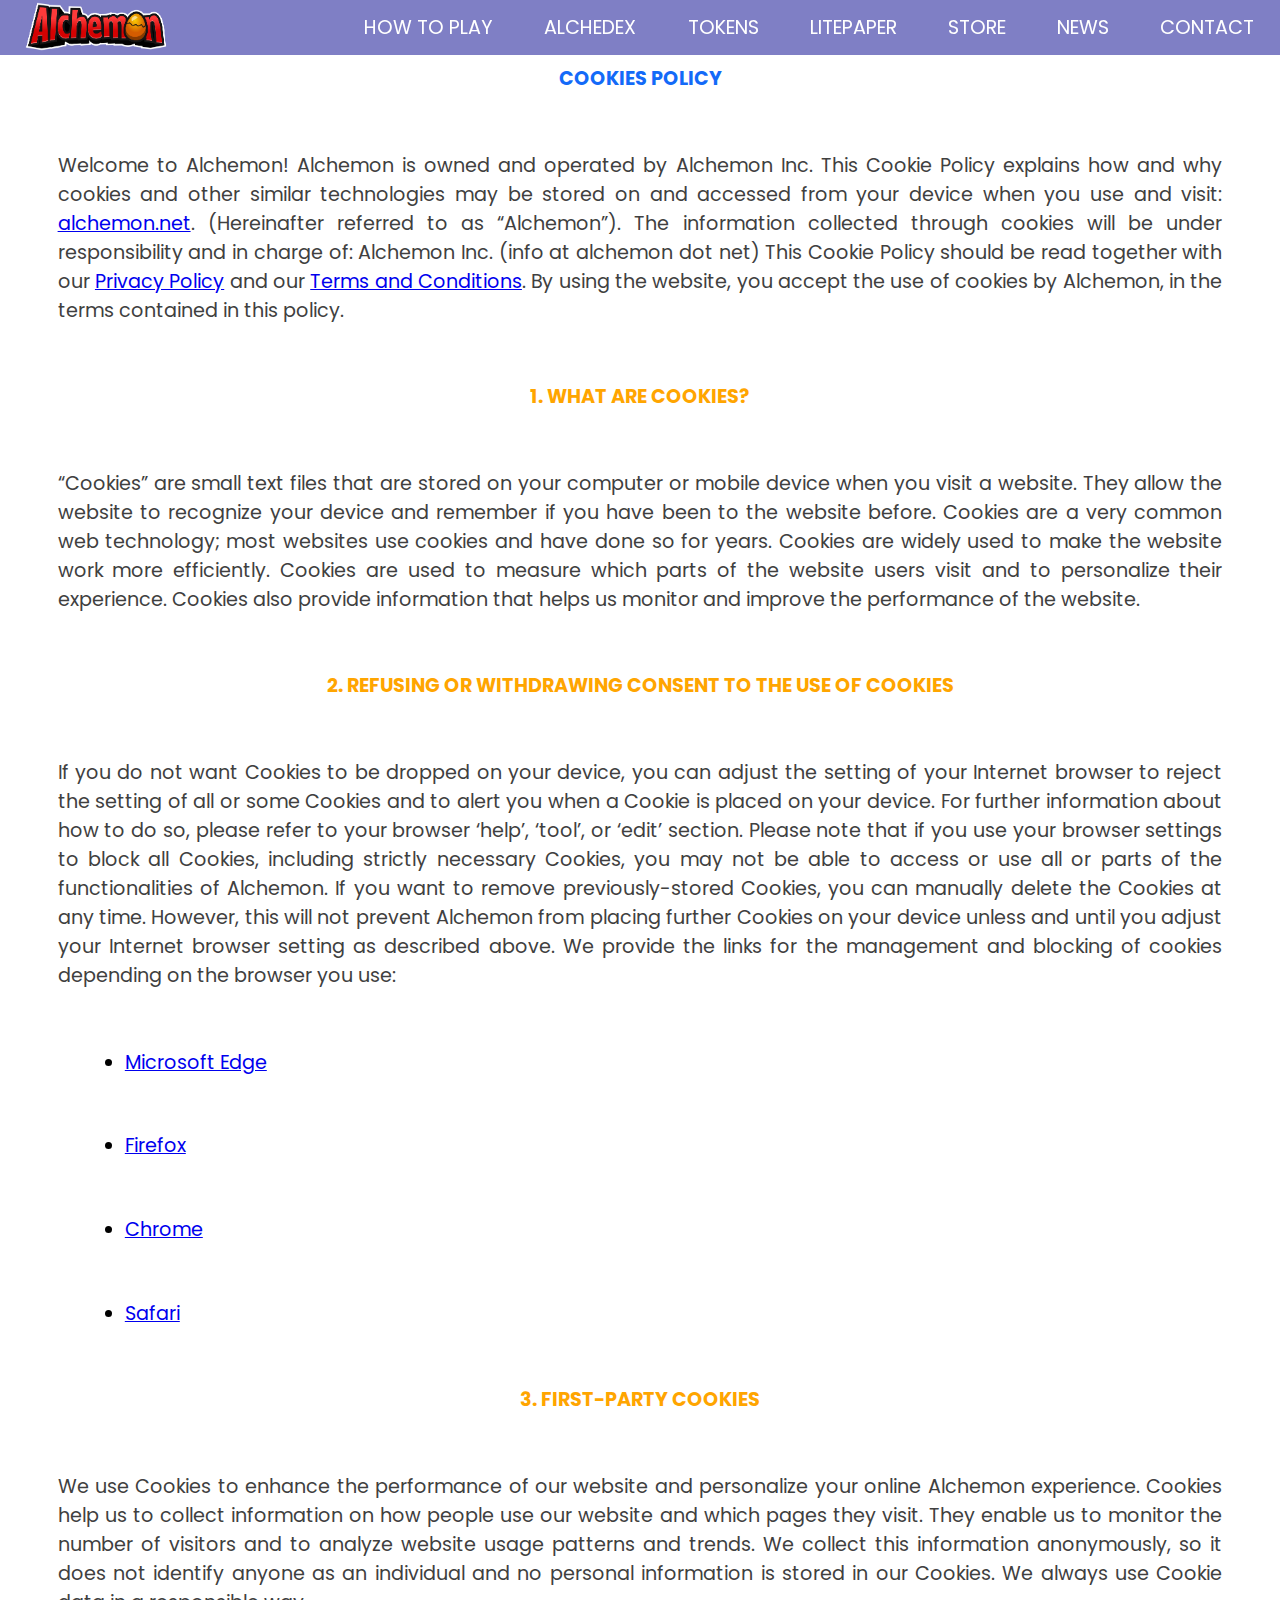
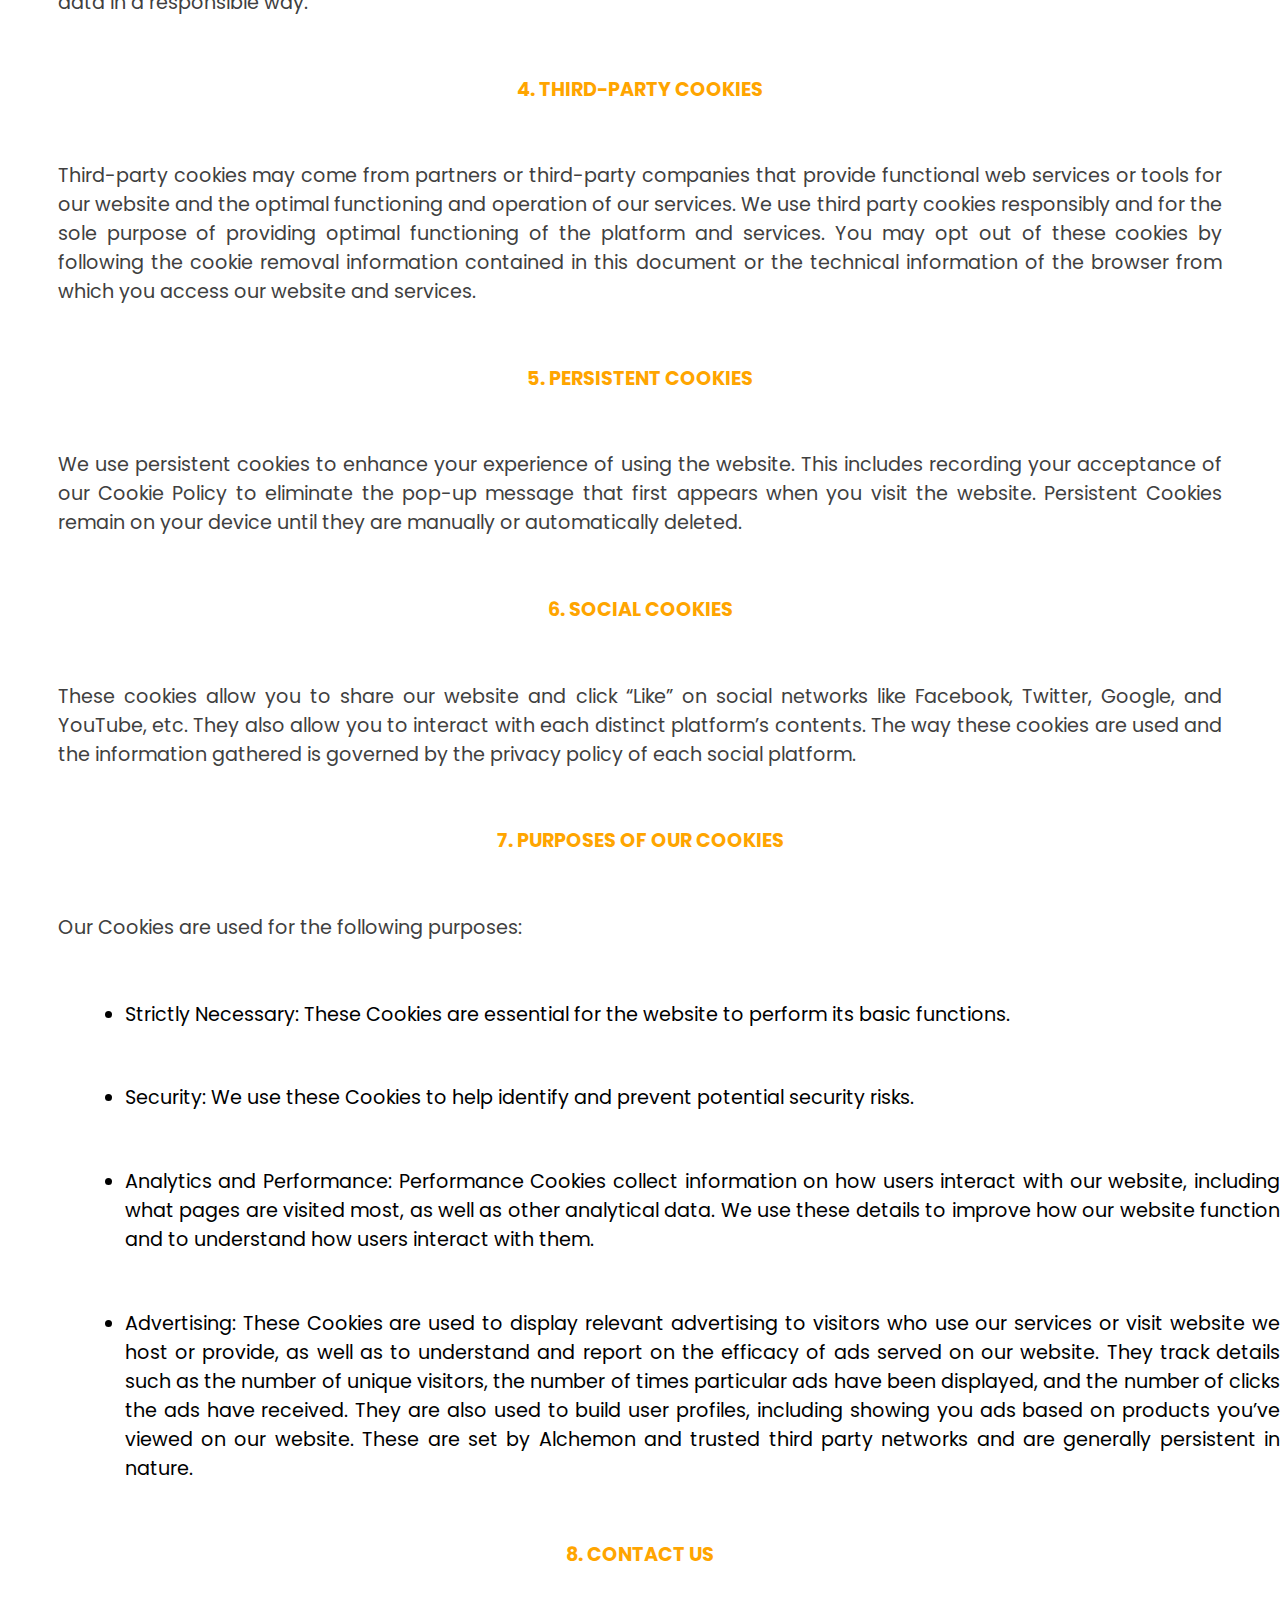
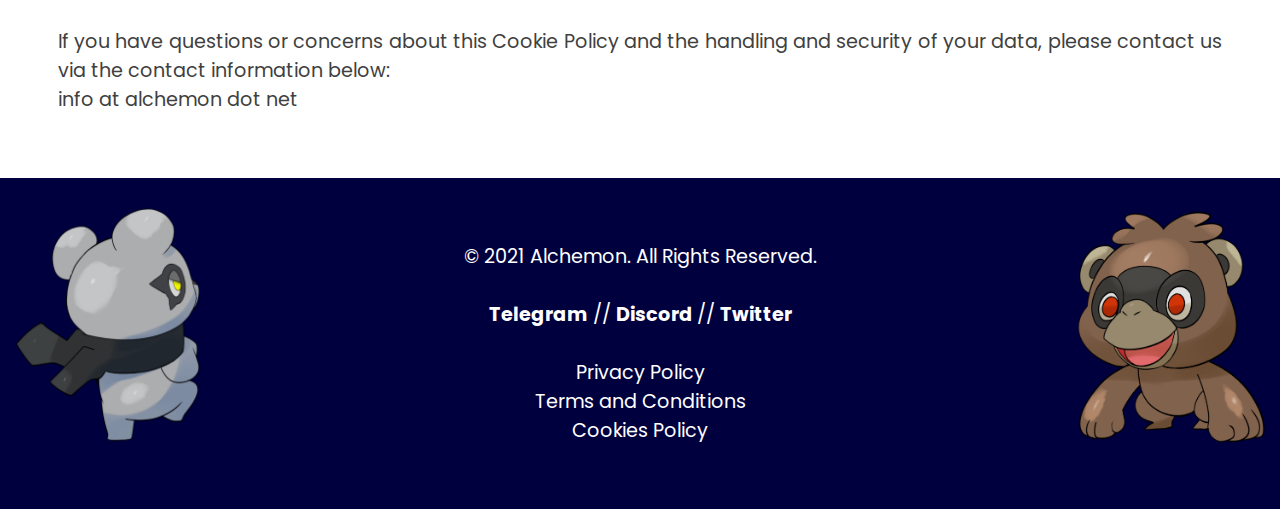
<file: Alchemon Website/cookiespolicy.html>
<!doctype html>

<html lang="en">
	<head onload="loadFunction()" style="margin:0;">
		<meta charset="utf-8">
		<meta name="viewport" content="width=device-width, initial-scale=1">

		<title>Cookies Policy</title>
		<meta name="description" content="This is the website for Alchemon.">
		<meta name="author" content="Alchemon Inc">

		<meta property="og:title" content="The website for Alchemon.">
		<meta property="og:type" content="website">
		<meta property="og:url" content="https://alchemon.net/">
		<meta property="og:description" content="This is the website for Alchemon.">
		<meta property="og:image" content="images/alchemon_logo.png">

		<link rel="icon" href="images/egg.png">
		<link rel="stylesheet" href="css/style.css">
		<link rel="stylesheet" href="https://cdnjs.cloudflare.com/ajax/libs/font-awesome/4.7.0/css/font-awesome.min.css">
		<link rel="stylesheet" href="https://fonts.googleapis.com/css?family=Poppins">
	
		<script src="js/scripts.js"></script>
		<script src="https://ajax.googleapis.com/ajax/libs/jquery/3.5.1/jquery.min.js"></script>	
		<script src="https://code.jquery.com/jquery-3.6.0.js" integrity="sha256-H+K7U5CnXl1h5ywQfKtSj8PCmoN9aaq30gDh27Xc0jk=" crossorigin="anonymous"></script>
	
<!---LOADING PAGE--->
		<div id="loader_symbol" width="100%" ></div>
		<div id="loader_text">Alchemon loading!</div>
		<div id="loader_image"> <img src="images/egg.png" width="100%" alt="Alchemon Egg"></div>
	</head>

<!---BODY--->
	<body>

<!---NAVBAR--->
		<div class="topnav" id="myTopnav" onmouseover="navFunction()" onmouseout="navFunction()">
			<a href="javascript:void(0);" class="icon" >
				<i class="fa fa-bars"></i>
			</a>	
			<a href="#contact">CONTACT</a>
			<a href="news.html" target="_blank" >NEWS</a>
			<a href="https://www.randgallery.com/algo-collection/?address=ALCHY5SJXOXZXADZPD73KO6CYNZXDUWFYANTSXU6RIO3EZACIIXUCS3YDM" target="_blank">STORE</a>
			<a href="litepaper.html" target="_blank">LITEPAPER</a>
			<a href="tokens.html" target="_blank">TOKENS</a>
			<a href="alchedex.html" target="_blank">ALCHEDEX</a>
			<a href="how-to-play.html" target="_blank">HOW TO PLAY</a>
		</div>
		
<!---Navbar logo--->
		<div>
			<a href="index.html"><img class="sticky" src="images/alchemon_logo.png" alt="Alchemon logo"></a>
		</div>

<!---COOKIES POLICY--->
		<table>
			<colgroup>
				<col width="10%"><col width="10%">
				<col width="10%"><col width="10%">
				<col width="10%"><col width="10%">
				<col width="10%"><col width="10%">
				<col width="10%"><col width="10%">
			</colgroup>
				<td colspan=10>
					<p class="darkBlueHeader" id="spreadText">COOKIES POLICY</p>
							<p class="darkGrayText_1">Welcome to Alchemon! Alchemon is owned and operated by Alchemon Inc. This Cookie Policy explains how and why cookies and other similar technologies may be stored on and accessed from your device when you use and visit: <a href="https://alchemon.net" target="_blank">alchemon.net</a>. (Hereinafter referred to as “Alchemon”). The information collected through cookies will be under responsibility and in charge of: Alchemon Inc. (info at alchemon dot net) This Cookie Policy should be read together with our <a href="https://alchemon.net/privacypolicy" target="_blank">Privacy Policy</a> and our <a href="https://alchemon.net/termsandconditions.html" target="_blank">Terms and Conditions</a>. By using the website, you accept the use of cookies by Alchemon, in the terms contained in this policy.</p>
						<p class="orangeHeader" id="spreadText">1. WHAT ARE COOKIES?</p>
							<p class="darkGrayText_1">“Cookies” are small text files that are stored on your computer or mobile device when you visit a website. They allow the website to recognize your device and remember if you have been to the website before. Cookies are a very common web technology; most websites use cookies and have done so for years. Cookies are widely used to make the website work more efficiently. Cookies are used to measure which parts of the website users visit and to personalize their experience. Cookies also provide information that helps us monitor and improve the performance of the website.</p>
						<p class="orangeHeader" id="spreadText">2. REFUSING OR WITHDRAWING CONSENT TO THE USE OF COOKIES</p>
							<p class="darkGrayText_1">If you do not want Cookies to be dropped on your device, you can adjust the setting of your Internet browser to reject the setting of all or some Cookies and to alert you when a Cookie is placed on your device. For further information about how to do so, please refer to your browser ‘help’, ‘tool’, or ‘edit’ section. Please note that if you use your browser settings to block all Cookies, including strictly necessary Cookies, you may not be able to access or use all or parts of the functionalities of Alchemon. If you want to remove previously-stored Cookies, you can manually delete the Cookies at any time. However, this will not prevent Alchemon from placing further Cookies on your device unless and until you adjust your Internet browser setting as described above. We provide the links for the management and blocking of cookies depending on the browser you use:
								<ul>	
									<li style="margin-left:5%"><a href="https://support.microsoft.com/en-us/office/delete-cookies-in-microsoft-edge-63947406-40ac-c3b8-57b9-2a946a29ae09?ui=en-us&rs=en-us&ad=us" target="_blank">Microsoft Edge</a></li>
									<li style="margin-left:5%"><a href="https://support.mozilla.org/en-US/kb/clear-cookies-and-site-data-firefox" target="_blank">Firefox</a></li>
									<li style="margin-left:5%"><a href="https://support.google.com/chrome/answer/95647?hl=en" target="_blank">Chrome</a></li>
									<li style="margin-left:5%"><a href="https://support.apple.com/guide/safari/manage-cookies-and-website-data-sfri11471/mac" target="_blank">Safari</a></li>
								</ul>
							</p>
						<p class="orangeHeader" id="spreadText">3. FIRST-PARTY COOKIES</p>
							<p class="darkGrayText_1">We use Cookies to enhance the performance of our website and personalize your online Alchemon experience.  Cookies help us to collect information on how people use our website and which pages they visit. They enable us to monitor the number of visitors and to analyze website usage patterns and trends. We collect this information anonymously, so it does not identify anyone as an individual and no personal information is stored in our Cookies. We always use Cookie data in a responsible way.</p>
						<p class="orangeHeader" id="spreadText">4. THIRD-PARTY COOKIES</p>
							<p class="darkGrayText_1">Third-party cookies may come from partners or third-party companies that provide functional web services or tools for our website and the optimal functioning and operation of our services. We use third party cookies responsibly and for the sole purpose of providing optimal functioning of the platform and services. You may opt out of these cookies by following the cookie removal information contained in this document or the technical information of the browser from which you access our website and services.
						<p class="orangeHeader" id="spreadText">5. PERSISTENT COOKIES</p>
							<p class="darkGrayText_1">We use persistent cookies to enhance your experience of using the website. This includes recording your acceptance of our Cookie Policy to eliminate the pop-up message that first appears when you visit the website. Persistent Cookies remain on your device until they are manually or automatically deleted.</p>
						<p class="orangeHeader" id="spreadText">6. SOCIAL COOKIES</p>
							<p class="darkGrayText_1">These cookies allow you to share our website and click “Like” on social networks like Facebook, Twitter, Google, and YouTube, etc. They also allow you to interact with each distinct platform’s contents. The way these cookies are used and the information gathered is governed by the privacy policy of each social platform.</p>
						<p class="orangeHeader" id="spreadText">7. PURPOSES OF OUR COOKIES</p>
							<p class="darkGrayText_1">Our Cookies are used for the following purposes:</p>
								<ul>
									<li style="margin-left:5%">Strictly Necessary: These Cookies are essential for the website to perform its basic functions.</li>
									<li style="margin-left:5%">Security: We use these Cookies to help identify and prevent potential security risks.</li>
									<li style="margin-left:5%">Analytics and Performance: Performance Cookies collect information on how users interact with our website, including what pages are visited most, as well as other analytical data. We use these details to improve how our website function and to understand how users interact with them.</li>
									<li style="margin-left:5%">Advertising: These Cookies are used to display relevant advertising to visitors who use our services or visit website we host or provide, as well as to understand and report on the efficacy of ads served on our website. They track details such as the number of unique visitors, the number of times particular ads have been displayed, and the number of clicks the ads have received. They are also used to build user profiles, including showing you ads based on products you’ve viewed on our website. These are set by Alchemon and trusted third party networks and are generally persistent in nature.</li>
								</ul>
						<p class="orangeHeader" id="spreadText">8. CONTACT US</p>
							<p class="darkGrayText_1" id="marginFix_2">If you have questions or concerns about this Cookie Policy and the handling and security of your data, please contact us via the contact information below:<br>info at alchemon dot net</p>

<!---FOOTER--->
			<tr>
				<td colspan=10 class="footer">
					<p id="marginFix_3" >© 2021 Alchemon. All Rights Reserved.<br><br><a class="footerLink" href="https://t.me/joinchat/WbyxkfAyJDZmMzE5" target="_blank">Telegram</a> // <a class="footerLink" href="https://discord.gg/qKtk4XGXyS" target="_blank">Discord </a>// <a class="footerLink" href="https://twitter.com/AlchemonNFT" target="_blank">Twitter</a><br><br><a class="footerLink" href="privacypolicy.html" target="_blank" style="font-weight: normal">Privacy Policy</a><br><a class="footerLink" href="termsandconditions.html" target="_blank" style="font-weight: normal">Terms and Conditions</a><br><a class="footerLink" href="cookiespolicy.html" target="_blank" style="font-weight: normal">Cookies Policy</a>
						<img class="footerImage1" src="images/backs/4_miya_back.png" width="15%" alt="Alchemon Egg">
						<img id="contact" class="footerImage2" src="images/19_slug.png" width="15%" alt="Alchemon Egg">
					</p>
				</td>
			</tr>		
	
	</body>
</html>
</file>
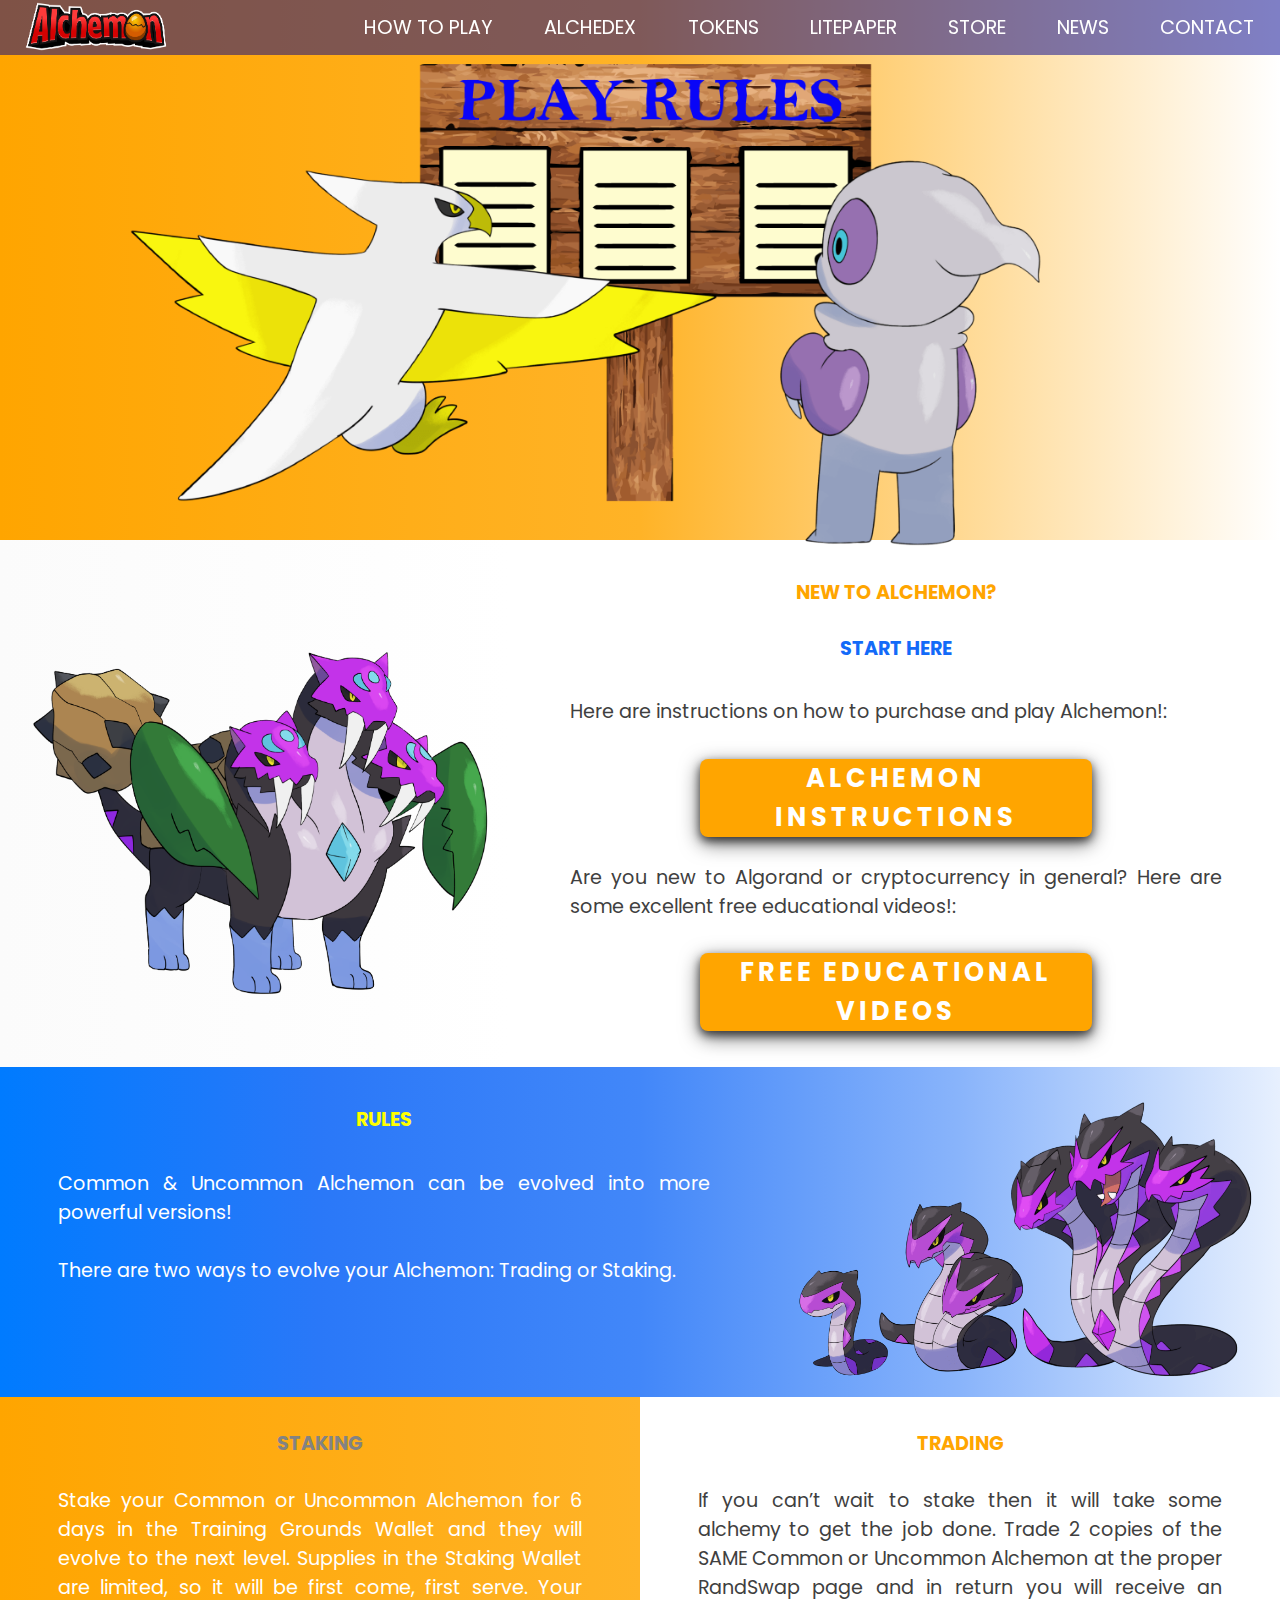
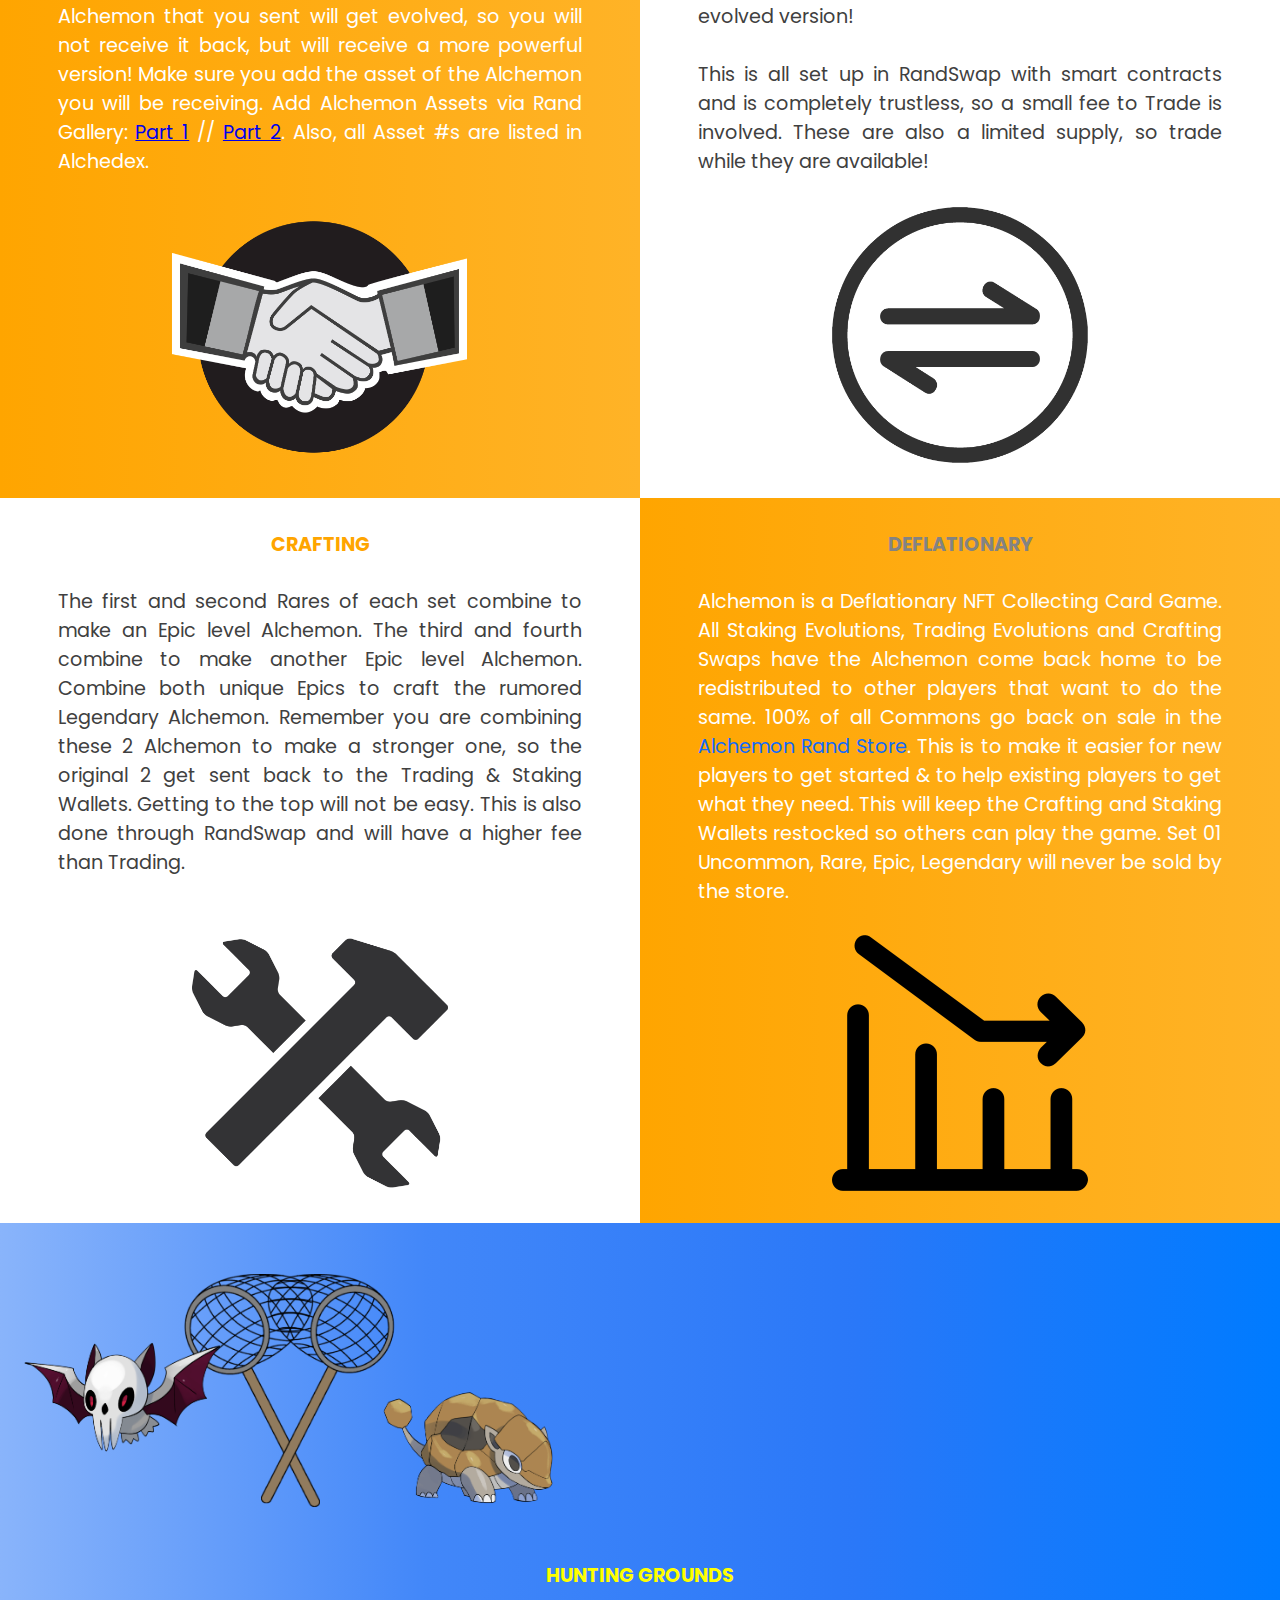
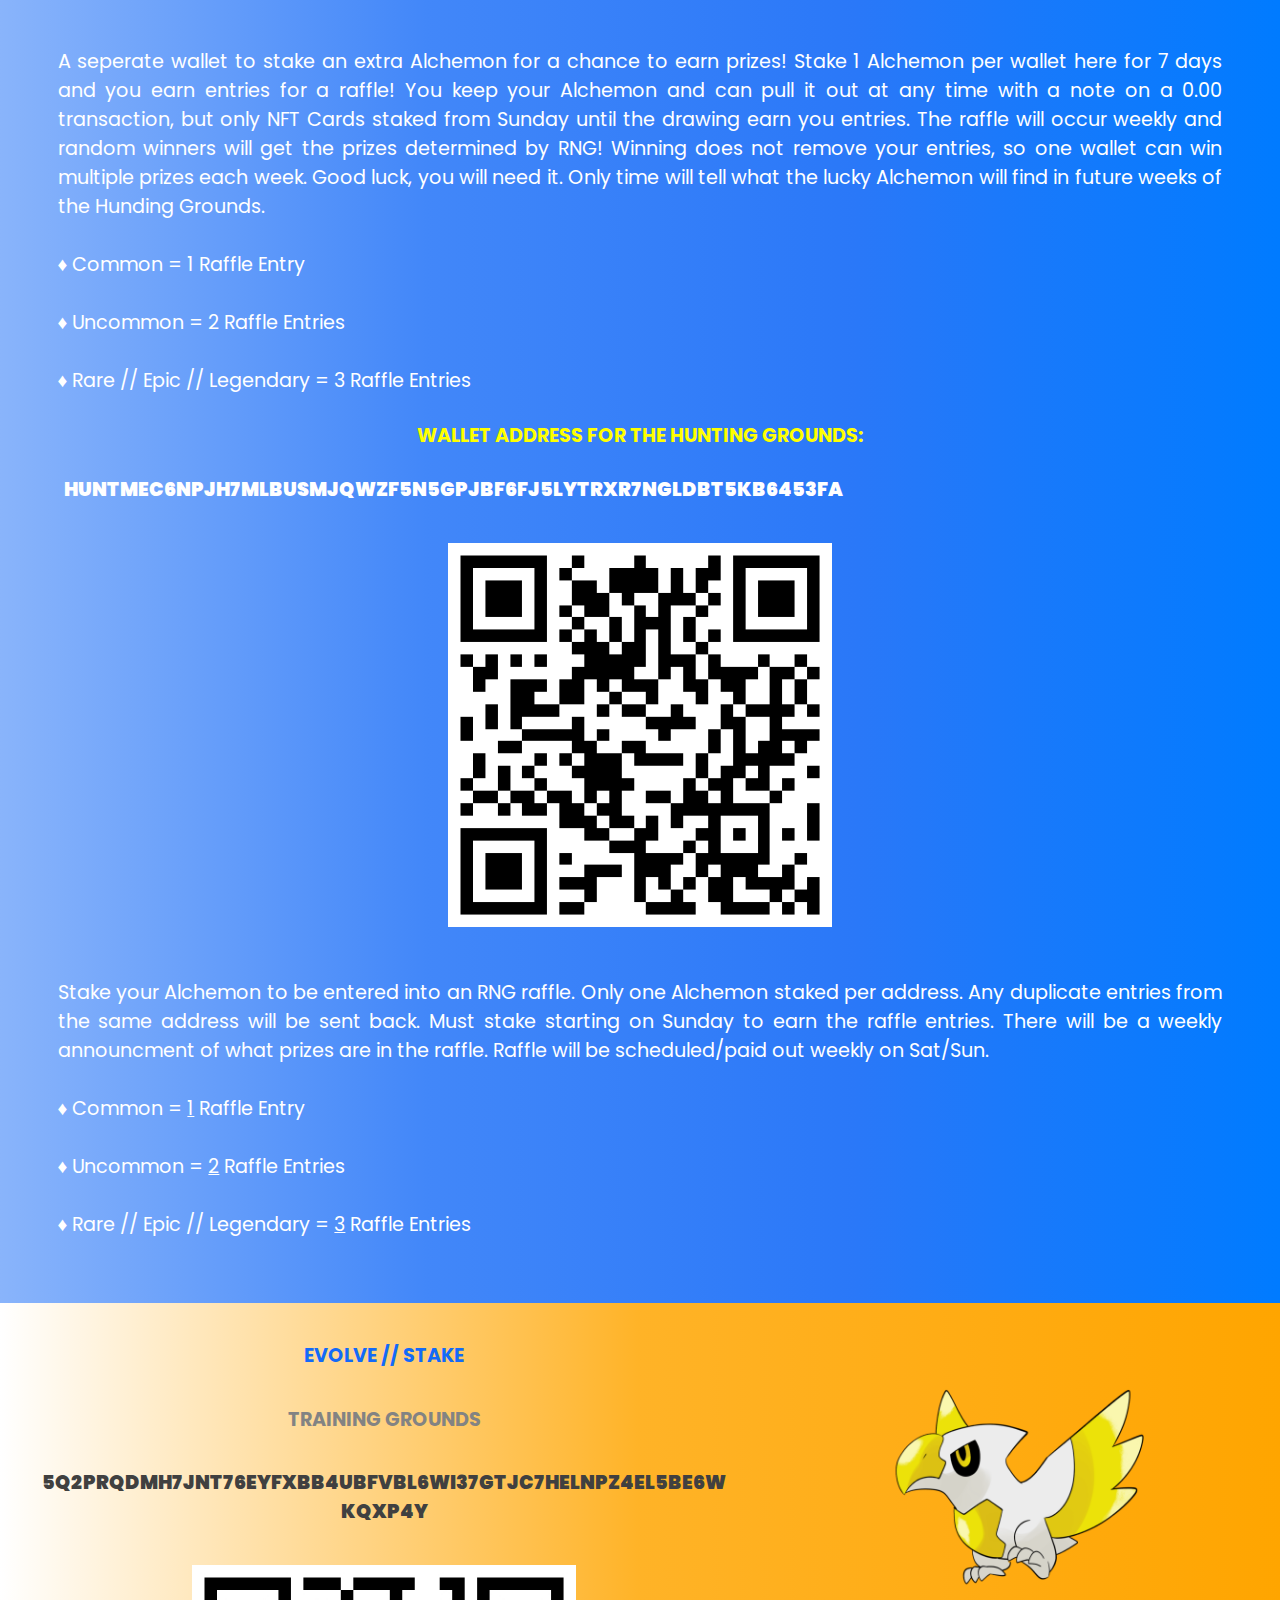
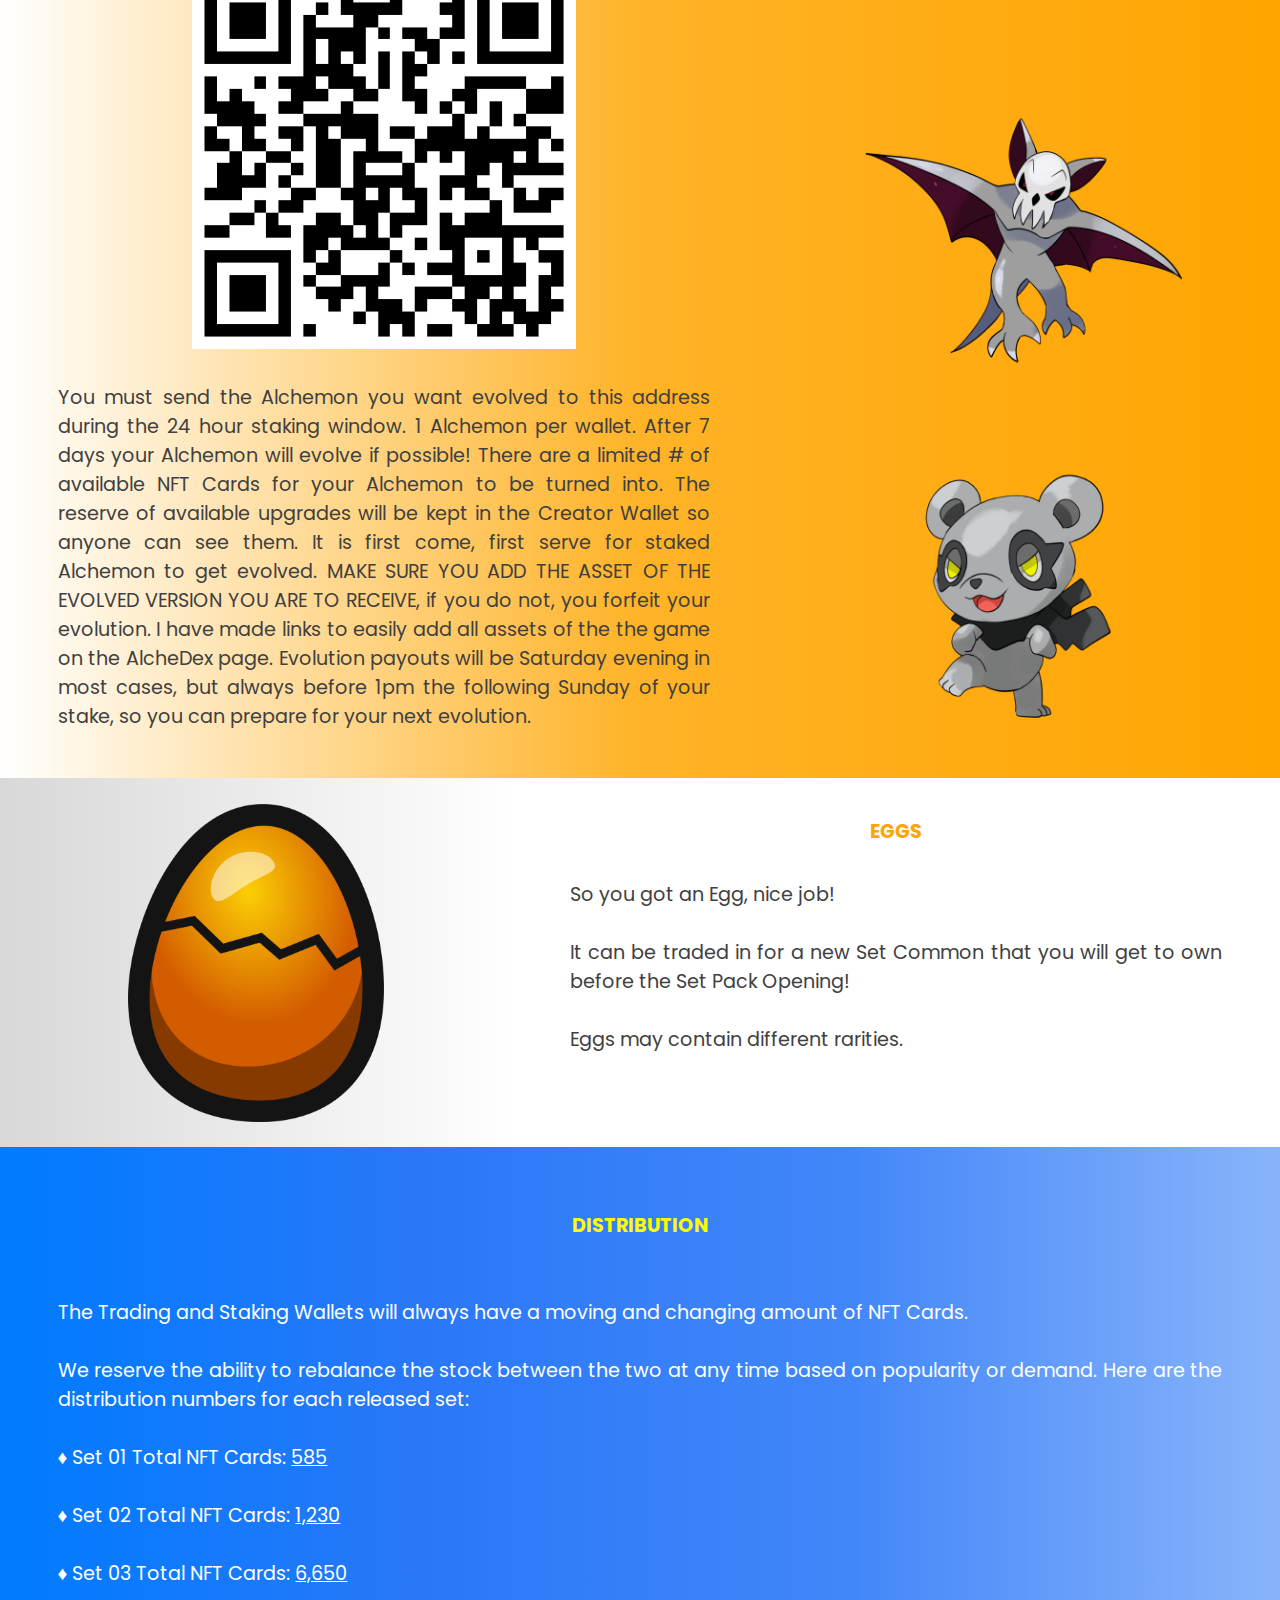
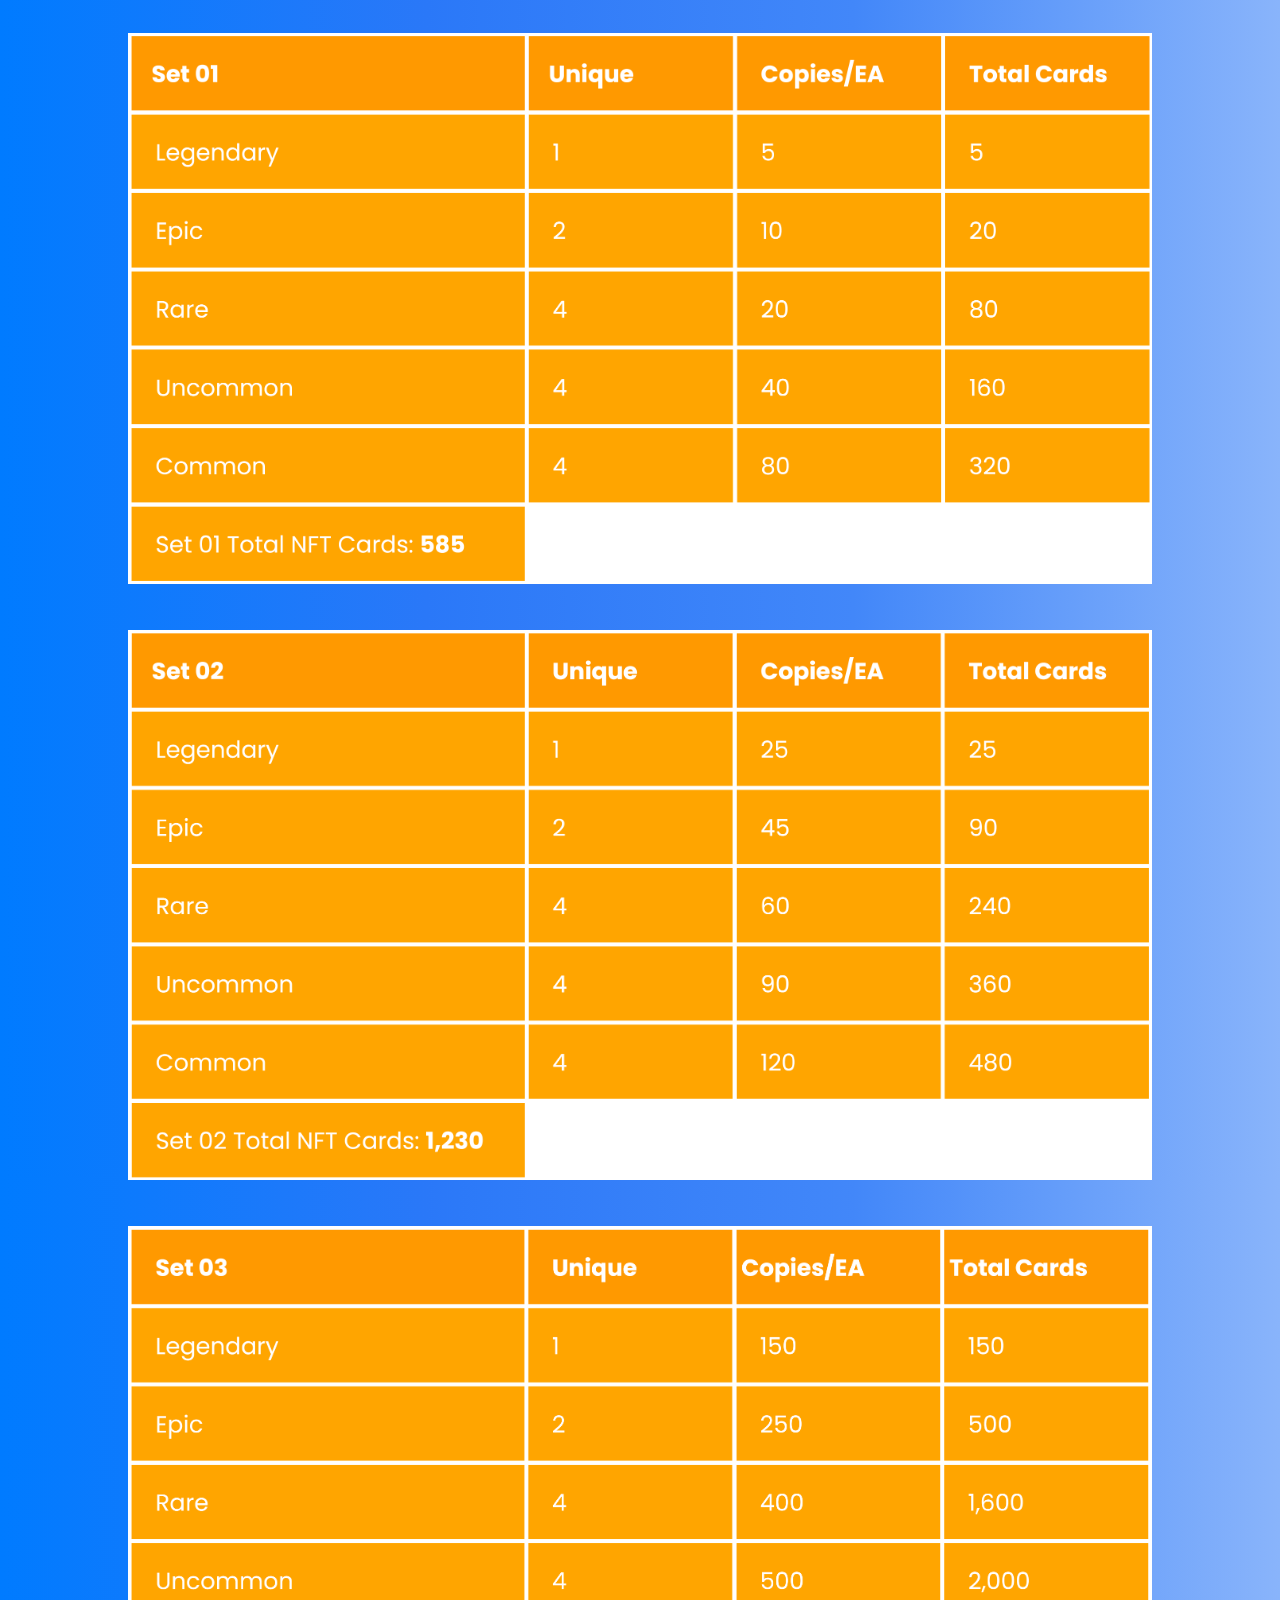
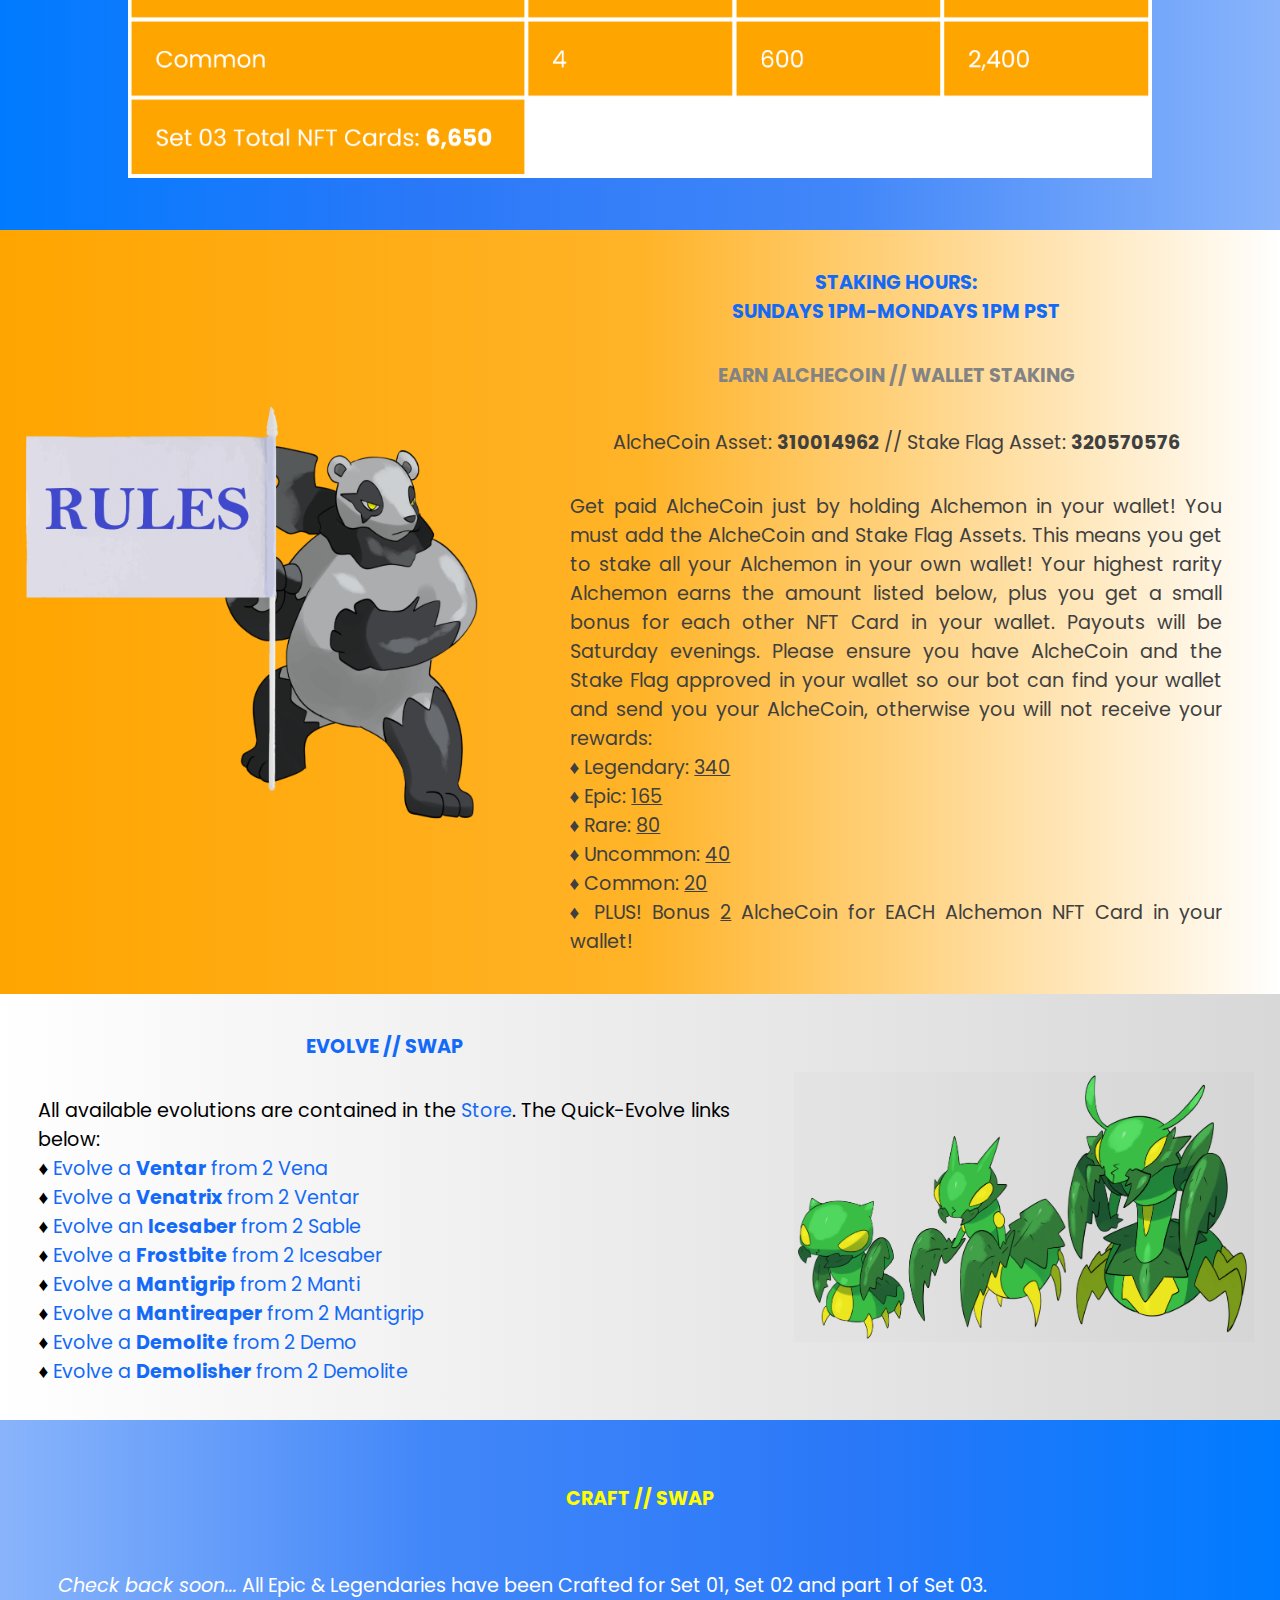
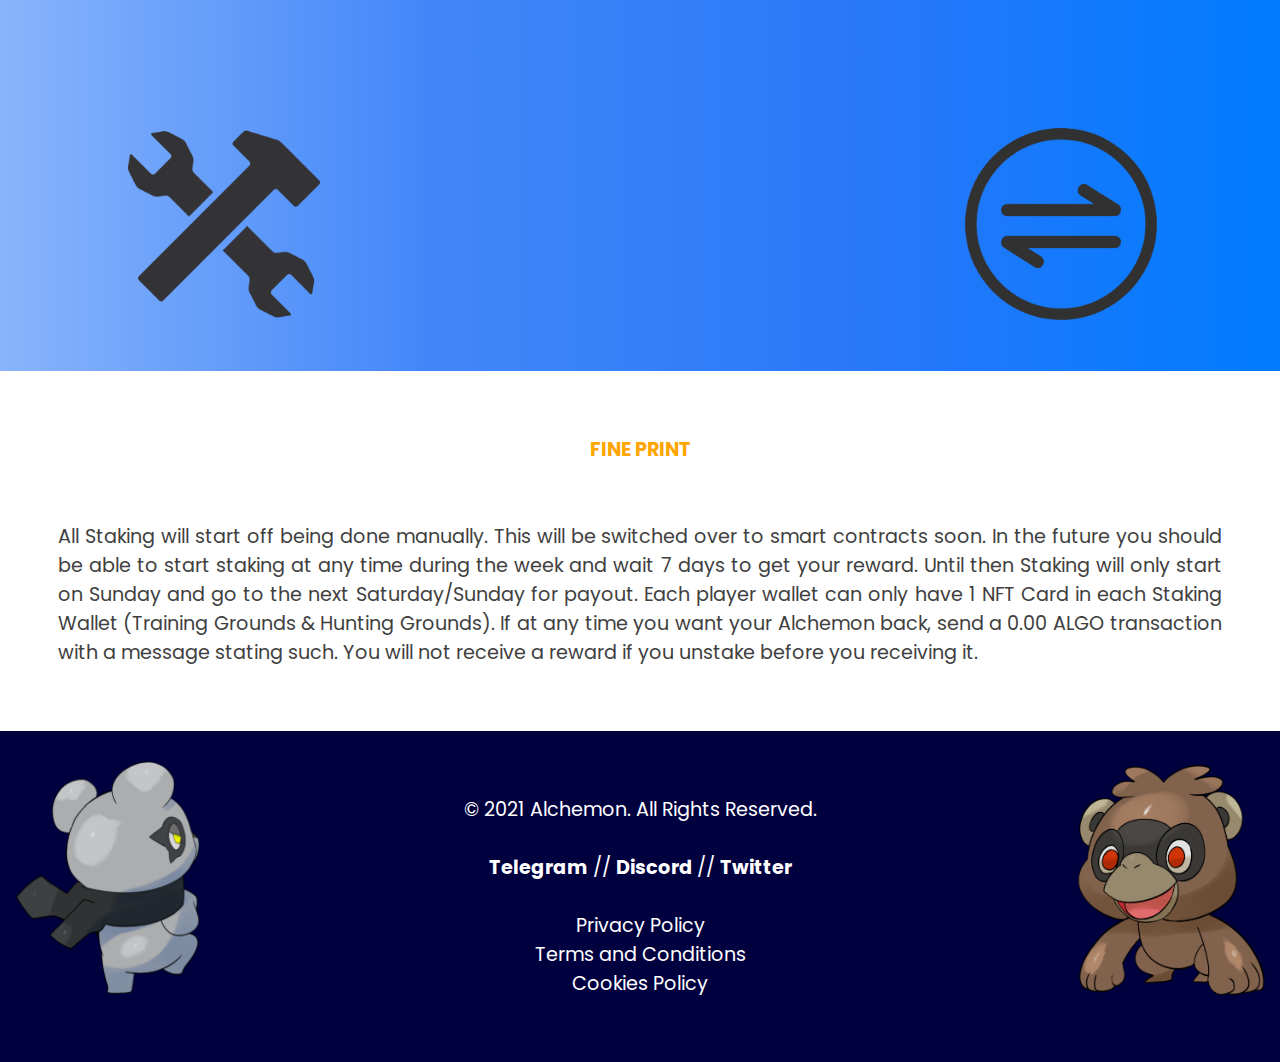
<file: Alchemon Website/how-to-play.html>
<!doctype html>

<html lang="en">
	<head onload="loadFunction()" style="margin:0;">
		<meta charset="utf-8">
		<meta name="viewport" content="width=device-width, initial-scale=1">

		<title>How to Play</title>
		<meta name="description" content="This is the website for Alchemon.">
		<meta name="author" content="Alchemon Inc">

		<meta property="og:title" content="The website for Alchemon.">
		<meta property="og:type" content="website">
		<meta property="og:url" content="https://alchemon.net/">
		<meta property="og:description" content="This is the website for Alchemon.">
		<meta property="og:image" content="images/alchemon_logo.png">

		<link rel="icon" href="images/egg.png">
		<link rel="stylesheet" href="css/style.css">
		<link rel="stylesheet" href="https://cdnjs.cloudflare.com/ajax/libs/font-awesome/4.7.0/css/font-awesome.min.css">
		<link rel="stylesheet" href="https://fonts.googleapis.com/css?family=Poppins">
	
		<script src="js/scripts.js"></script>
		<script src="https://ajax.googleapis.com/ajax/libs/jquery/3.5.1/jquery.min.js"></script>	
		<script src="https://code.jquery.com/jquery-3.6.0.js" integrity="sha256-H+K7U5CnXl1h5ywQfKtSj8PCmoN9aaq30gDh27Xc0jk=" crossorigin="anonymous"></script>
	
<!---LOADING PAGE--->
		<div id="loader_symbol" width="100%" ></div>
		<div id="loader_text">Alchemon loading!</div>
		<div id="loader_image"> <img src="images/egg.png" width="100%" alt="Alchemon Egg"></div>
	</head>

<!---BODY--->
	<body>

<!---NAVBAR--->
		<div class="topnav" id="myTopnav" onmouseover="navFunction()" onmouseout="navFunction()">
			<a href="javascript:void(0);" class="icon" >
				<i class="fa fa-bars"></i>
			</a>	
			<a href="#contact">CONTACT</a>
			<a href="news.html" target="_blank" >NEWS</a>
			<a href="https://www.randgallery.com/algo-collection/?address=ALCHY5SJXOXZXADZPD73KO6CYNZXDUWFYANTSXU6RIO3EZACIIXUCS3YDM" target="_blank">STORE</a>
			<a href="litepaper.html" target="_blank">LITEPAPER</a>
			<a href="tokens.html" target="_blank">TOKENS</a>
			<a href="alchedex.html" target="_blank">ALCHEDEX</a>
			<a href="how-to-play.html" target="_blank">HOW TO PLAY</a>
		</div>
		
<!---Navbar logo--->
		<div>
			<a href="index.html"><img class="sticky" src="images/alchemon_logo.png" alt="Alchemon logo"></a>
		</div>

<!---PLAY PAGE--->
		<table>
			<colgroup>
				<col width="10%"><col width="10%">
				<col width="10%"><col width="10%">
				<col width="10%"><col width="10%">
				<col width="10%"><col width="10%">
				<col width="10%"><col width="10%">
			</colgroup>
			
<!---Play sign--->
				<td colspan=10 class="orangeBackground_4">
					<img class="centerImage_3"src="images/play_rules.png" alt="Play Rules Sign" width="80%">
				</td>

<!---New to Alchemon?--->
			<tr>
				<td colspan=4 class="whiteGrayBackground_4" style="vertical-align: middle;">
					<img class="centerImage" id="breatheAnimation" src="images/45_venoreaper_flipped.png" width="100%" alt="Venoreaper">
				</td>
				<td colspan=6 style="z-index:10;">
					<p class="orangeHeader" id="spreadText" style="margin-bottom:-1.5%;margin-top:5%;">NEW TO ALCHEMON?</p>
					<p class="darkBlueHeader" id="spreadText"><a style="color: #136af8; text-decoration: none;" href="instructions.html" target="_blank">START HERE</a></p>	
					<p class="darkGrayText_1" id="marginFix_2">Here are instructions on how to purchase and play Alchemon!:<br><a href="instructions.html" target="_blank" style="color: #136af8; text-decoration: none;"><button class="linkButton">ALCHEMON INSTRUCTIONS</button></a><br><br>Are you new to Algorand or cryptocurrency in general? Here are some excellent free educational videos!:<br><a href="https://www.youtube.com/c/WhiteboardCrypto/videos" target="_blank" style="color: #136af8; text-decoration: none;"><button class="linkButton">FREE EDUCATIONAL VIDEOS</button></a></p>
				</td>
			</tr>

<!---Rules--->
			<tr class="blueBackground_2">
				<td colspan=6>
					<p class="yellowHeader" id="spreadText">RULES</p> 
					<p class="whiteText" id="marginFix_2">Common & Uncommon Alchemon can be evolved into more powerful versions! <br><br>There are two ways to evolve your Alchemon: Trading or Staking.</p>
				</td>
				<td colspan=4 style="vertical-align: middle;">
					<img class="centerImage_1" id="zoomIn_1" src="images/vena_evolution.png" width="90%" alt="Vena Evolutions">
				</td>
			</tr>

<!---Staking and trading--->
			<tr>
				<td colspan=5 class="orangeBackground_2">
					<p class="grayHeader" id="spreadText">STAKING</p>
					<p class="whiteText">Stake your Common or Uncommon Alchemon for 6 days in the Training Grounds Wallet and they will evolve to the next level. Supplies in the Staking Wallet are limited, so it will be first come, first serve. Your Alchemon that you sent will get evolved, so you will not receive it back, but will receive a more powerful version! Make sure you add the asset of the Alchemon you will be receiving. Add Alchemon Assets via Rand Gallery: <a href="https://www.randgallery.com/algo-collection/?address=306180273%2C+306181364%2C+306729637%2C+306183859%2C+306184765%2C+306186552%2C+306187531%2C+306188337%2C+306189097">Part 1</a> // <a href="https://www.randgallery.com/algo-collection/?address=306190133%2C306190826%2C306191511%2C+310014962%2C+318280942%2C+320570576">Part 2</a>. Also, all Asset #s are listed in Alchedex.</p>
				</td>
				<td colspan=5>
					<p class="orangeHeader" id="spreadText">TRADING</p>
					<p class="darkGrayText_1">If you can’t wait to stake then it will take some alchemy to get the job done. Trade 2 copies of the SAME Common or Uncommon Alchemon at the proper RandSwap page and in return you will receive an evolved version! <br><br>This is all set up in RandSwap with smart contracts and is completely trustless, so a small fee to Trade is involved. These are also a limited supply, so trade while they are available!</p>
				</td>
			</tr>
		<tr>
			<td colspan=5 class="orangeBackground_2" style="vertical-align: middle;">
				<img class="centerImage_2" id="zoomIn_1" src="images/handshake.png" width="50%" alt="Alchemon Egg">
			</td>
			<td colspan=5 style="vertical-align: middle;">
				<img class="centerImage_2" id="zoomIn_1" src="images/transfer.png" width="40%" alt="Alchemon Egg">
			</td>
		</tr>
		
<!---Crafting and deflationary--->
		<tr>
			<td colspan=5>
				<p class="orangeHeader" id="spreadText">CRAFTING</p>
				<p class="darkGrayText_1">The first and second Rares of each set combine to make an Epic level Alchemon. The third and fourth combine to make another Epic level Alchemon. Combine both unique Epics to craft the rumored Legendary Alchemon. Remember you are combining these 2 Alchemon to make a stronger one, so the original 2 get sent back to the Trading & Staking Wallets. Getting to the top will not be easy. This is also done through RandSwap and will have a higher fee than Trading.</p>
			</td>		
			<td colspan=5 class="orangeBackground_2">
				<p class="grayHeader" id="spreadText">DEFLATIONARY</p>
				<p class="whiteText">Alchemon is a Deflationary NFT Collecting Card Game. All Staking Evolutions, Trading Evolutions and Crafting Swaps have the Alchemon come back home to be redistributed to other players that want to do the same. 100% of all Commons go back on sale in the <a class="blueLinks" href="https://www.randgallery.com/algo-collection/?address=ALCHY5SJXOXZXADZPD73KO6CYNZXDUWFYANTSXU6RIO3EZACIIXUCS3YDM" target="_blank">Alchemon Rand Store</a>. This is to make it easier for new players to get started & to help existing players to get what they need. This will keep the Crafting and Staking Wallets restocked so others can play the game. Set 01 Uncommon, Rare, Epic, Legendary will never be sold by the store.</p>
			</td>
		</tr>
		<tr>
			<td colspan=5 style="vertical-align: middle;">
				<img class="centerImage_2" id="zoomIn_1" src="images/craft.jpg" width="40%" alt="Alchemon Egg">
			</td>
			<td colspan=5 class="orangeBackground_2"  style="vertical-align: middle;">
				<img class="centerImage_2" id="zoomIn_1" src="images/deflationary.png" width="40%" alt="Alchemon Egg">
			</td>
		</tr>

<!---Hunting grounds--->	
		<tr class="blueBackground_3">
			<td colspan=10>
				<img id="huntingAnimation_1" src="images/hunting_grounds.png" alt="Igniter" width="25%" style="margin-right:-5%"></img>
				<img id="huntingAnimation_2" src="images/hunting_grounds_1.png" alt="Igniter" width="25%"></img>
			</td>
		</tr>
		<tr class="blueBackground_3">
			<td colspan=10>
				<p class="yellowHeader" id="spreadText">HUNTING GROUNDS</p> 
				<p class="whiteText" id="marginFix_2">A seperate wallet to stake an extra Alchemon for a chance to earn prizes! Stake 1 Alchemon per wallet here for 7 days and you earn entries for a raffle! You keep your Alchemon and can pull it out at any time with a note on a 0.00 transaction, but only NFT Cards staked from Sunday until the drawing earn you entries. The raffle will occur weekly and random winners will get the prizes determined by RNG! Winning does not remove your entries, so one wallet can win multiple prizes each week. Good luck, you will need it. Only time will tell what the lucky Alchemon will find in future weeks of the Hunding Grounds.<br><br>&diams; Common = 1 Raffle Entry<br><br>&diams; Uncommon = 2 Raffle Entries<br><br>&diams; Rare // Epic // Legendary = 3 Raffle Entries</p>
				<p class="yellowHeader" id="spreadText" style="margin-top:-3%;margin-bottom:-3%">WALLET ADDRESS FOR THE HUNTING GROUNDS: </p> 
				<p class="whiteHeader" style="text-align:center; margin:5%;color: #FFFFFF; display: inline-block; word-break: break-word;"><b>HUNTMEC6NPJH7MLBUSMJQWZF5N5GPJBF6FJ5LYTRXR7NGLDBT5KB6453FA</b></p>
				<img class="wallet_2" src="images/wallet_2.png" alt="Wallet" width="30%">
				<p class="whiteText" id="marginFix_2">Stake your Alchemon to be entered into an RNG raffle. Only one Alchemon staked per address. Any duplicate entries from the same address will be sent back. Must stake starting on Sunday to earn the raffle entries. There will be a weekly announcment of what prizes are in the raffle. Raffle will be scheduled/paid out weekly on Sat/Sun.<br><br>&diams; Common = <u>1</u> Raffle Entry<br><br>&diams; Uncommon = <u>2</u> Raffle Entries<br><br>&diams; Rare // Epic // Legendary = <u>3</u> Raffle Entries</p>	
			</td>			
		</tr>
		
<!---Training ground--->
		<tr class="orangeBackground_5">
			<td colspan=6>
				<p class="darkBlueHeader" id="spreadText">EVOLVE // STAKE</p>
				<p class="grayHeader" id="spreadText" style="text-align:center;">TRAINING GROUNDS</p>
				<p class="grayHeader" style="margin:5%;color: #404040; display: inline-block; word-break: break-word;"><b>5Q2PRQDMH7JNT76EYFXBB4UBFVBL6WI37GTJC7HELNPZ4EL5BE6WKQXP4Y</b></p>
				<img class="wallet_1" src="images/wallet_1.jpg" alt="Wallet" width="50%">
				<p class="darkGrayText_1" id="marginFix_2">You must send the Alchemon you want evolved to this address during the 24 hour staking window. 1 Alchemon per wallet. After 7 days your Alchemon will evolve if possible! There are a limited # of available NFT Cards for your Alchemon to be turned into. The reserve of available upgrades will be kept in the Creator Wallet so anyone can see them. It is first come, first serve for staked Alchemon to get evolved. MAKE SURE YOU ADD THE ASSET OF THE EVOLVED VERSION YOU ARE TO RECEIVE, if you do not, you forfeit your evolution. I have made links to easily add all assets of the the game on the AlcheDex page. Evolution payouts will be Saturday evening in most cases, but always before 1pm the following Sunday of your stake, so you can prepare for your next evolution.</p> 
					
			</td>
			<td colspan=4 style="vertical-align: middle;">
				<img class="centerImage" id="trainingAnimation_1" src="images/10_bolt.png" width="70%" alt="Rules Sign">
				<img class="centerImage" id="trainingAnimation_2" src="images/24_drathslayer.png" width="70%" alt="Rules Sign">
				<img class="centerImage" id="trainingAnimation_1" src="images/4_miya.png" width="70%" alt="Rules Sign">
			</td>
		</tr>

<!---Eggs--->
		<tr>
			<td colspan=4 class="whiteGrayBackground_5" style="vertical-align: middle;">
				<img class="centerImage" id="loader_text" src="images/egg.png" width="50%" alt="Sable" style="margin-top:5%;margin-bottom:5%;">
			</td>
			<td colspan=6>
				<p class="orangeHeader" id="spreadText">EGGS</p>
				<p class="darkGrayText_1" id="marginFix_2">So you got an Egg, nice job!<br><br>It can be traded in for a new Set Common that you will get to own before the Set Pack Opening!<br><br>Eggs may contain different rarities.</p>
			</td>	
			
		</tr>

<!---Distribution--->
	
		<tr class="blueBackground_4">
			<td colspan=10>
				<p class="yellowHeader" id="spreadText">DISTRIBUTION</p> 
				<p class="whiteText">The Trading and Staking Wallets will always have a moving and changing amount of NFT Cards.<br><br>We reserve the ability to rebalance the stock between the two at any time based on popularity or demand. Here are the distribution numbers for each released set:<br><br>&#9830; Set 01 Total NFT Cards: <u>585</u><br><br>&#9830; Set 02 Total NFT Cards: <u>1,230</u><br><br>&#9830; Set 03 Total NFT Cards: <u>6,650</u></p>
			</td>
		</tr>

<!---Distribution tables--->
			
		<tr class="blueBackground_4">
			<td colspan=1>&nbsp;
			</td>
			<td colspan=8>
				<img src="images/distributionTable1.png" width="100%" alt="Distribution Table 1" id="zoomIn_2">
			</td>
			<td colspan=1>&nbsp;
			</td>
		</tr>

		<tr class="blueBackground_4">
			<td colspan=1>&nbsp;
			</td>
			<td colspan=8>
				<img src="images/distributionTable2.png" width="100%" alt="Distribution Table 2" id="zoomIn_2">
			</td>
			<td colspan=1>&nbsp;
			</td>
		</tr>
		
		<tr class="blueBackground_4">
			<td colspan=1>&nbsp;
			</td>
			<td colspan=8>
				<img src="images/distributionTable3.png" width="100%" alt="Distribution Table 3" id="zoomIn_2" style="margin-bottom:5%">
			</td>
			<td colspan=1>&nbsp;
			</td>
		</tr>

<!--- Staking hours--->
		<tr class="orangeBackground_4">
			<td colspan=4 style="vertical-align: middle;">
				<img class="centerImage" id="zoomIn_1" src="images/rules.png" width="90%" alt="Rules Sign">
			</td>
			<td colspan=6>
				<p class="darkBlueHeader" id="spreadText">STAKING HOURS:<br>SUNDAYS 1PM-MONDAYS 1PM PST</p>
				<p class="grayHeader" id="spreadText" style="margin:5%;text-align:center;">EARN ALCHECOIN // WALLET STAKING<p class="darkGrayText_1" style="text-align:center;">AlcheCoin Asset: <b>310014962</b> // Stake Flag Asset: <b>320570576</b></p></p>
				<p class="darkGrayText_1" id="marginFix_2">Get paid AlcheCoin just by holding Alchemon in your wallet! You must add the AlcheCoin and Stake Flag Assets. This means you get to stake all your Alchemon in your own wallet! Your highest rarity Alchemon earns the amount listed below, plus you get a small bonus for each other NFT Card in your wallet. Payouts will be Saturday evenings. Please ensure you have AlcheCoin and the Stake Flag approved in your wallet so our bot can find your wallet and send you your AlcheCoin, otherwise you will not receive your rewards:<br>&#9830; Legendary: <u>340</u><br>&#9830; Epic: <u>165</u><br>&#9830; Rare: <u>80</u><br>&#9830; Uncommon: <u>40</u><br>&#9830; Common: <u>20</u><br>&#9830; PLUS! Bonus <u>2</u> AlcheCoin for EACH Alchemon NFT Card in your wallet!</p>
			</td>
		</tr>

<!---Evolve/swap--->
		<tr class="whiteGrayBackground_3">
			<td colspan=6>
			<p class="darkBlueHeader" id="spreadText">EVOLVE // SWAP</p>
			
			<p class="darkGrayText" style="margin:5%;">All available evolutions are contained in the <a class="blueLinks" href="https://www.randgallery.com/algo-collection/?address=ALCHY5SJXOXZXADZPD73KO6CYNZXDUWFYANTSXU6RIO3EZACIIXUCS3YDM" target="_blank">Store</a>. The Quick-Evolve links below:<p style="text-align:left;margin:5%;margin-top:-5%;">&#9830; <a class="blueLinks" href="https://www.randgallery.com/recipe/evolve-vena-into-ventar-alchemon/" target="_blank">Evolve a <b>Ventar</b> from 2 Vena</a><br>&#9830; <a class="blueLinks" href="https://www.randgallery.com/recipe/evolve-ventar-into-venatrix-alchemon/" target="_blank">Evolve a <b>Venatrix</b> from 2 Ventar</a><br>&#9830; <a class="blueLinks" href="https://www.randgallery.com/recipe/evolve-sable-into-icesaber-alchemon/" target="_blank">Evolve an <b>Icesaber</b> from 2 Sable</a><br>&#9830; <a class="blueLinks" href="https://www.randgallery.com/recipe/evolve-icesaber-into-frostbite-alchemon/" target="_blank">Evolve a <b>Frostbite</b> from 2 Icesaber</a><br>&#9830; <a class="blueLinks" href="https://www.randgallery.com/recipe/evolve-manti-into-mantigrip-alchemon/" target="_blank">Evolve a <b>Mantigrip</b> from 2 Manti</a><br>&#9830; <a class="blueLinks" href="https://www.randgallery.com/recipe/evolve-mantigrip-into-mantireaper-alchemon/" target="_blank">Evolve a <b>Mantireaper</b> from 2 Mantigrip</a><br>&#9830; <a class="blueLinks" href="https://www.randgallery.com/recipe/evolve-demo-into-demolite-alchemon/" target="_blank">Evolve a <b>Demolite</b> from 2 Demo</a><br>&#9830; <a class="blueLinks" href="https://www.randgallery.com/recipe/evolve-demolite-into-demolisher-alchemon/" target="_blank">Evolve a <b>Demolisher</b> from 2 Demolite</a></p></p>
			</td>
			<td colspan=4 style="vertical-align: middle;">
				<img class="centerImage" id="zoomIn_1" src="images/evolutions.png" width="90%" alt="Evolutions">
			</td>
		</tr>
		
<!---Craft/swap--->
		<tr class="blueBackground_3">
			<td colspan=10>
				<p class="yellowHeader" id="spreadText">CRAFT // SWAP</p> 
				<p class="whiteText" id="marginFix_2"><i>Check back soon...</i> All Epic & Legendaries have been Crafted for Set 01, Set 02 and part 1 of Set 03.</p>
					<div><img class="craftImg" id="zoomIn_1" src="images/craft.jpg" width="15%" alt="Crafting Inon">
					<img class="tradeImg" id="zoomIn_1" src="images/transfer.png" width="15%" alt="Trading Icon">				
					</div>
			</td>			
		</tr>
		
<!---Fine print--->
			<tr>
				<td colspan=10>
					<p class="orangeHeader" id="spreadText">FINE PRINT</p>
					<p class="darkGrayText_1" id="marginFix_2">All Staking will start off being done manually. This will be switched over to smart contracts soon. In the future you should be able to start staking at any time during the week and wait 7 days to get your reward. Until then Staking will only start on Sunday and go to the next Saturday/Sunday for payout. Each player wallet can only have 1 NFT Card in each Staking Wallet (Training Grounds & Hunting Grounds). If at any time you want your Alchemon back, send a 0.00 ALGO transaction with a message stating such. You will not receive a reward if you unstake before you receiving it.</p>
				</td>	
			</tr>

<!---FOOTER--->
			<tr>
				<td colspan=10 class="footer">
					<p id="marginFix_3" >© 2021 Alchemon. All Rights Reserved.<br><br><a class="footerLink" href="https://t.me/joinchat/WbyxkfAyJDZmMzE5" target="_blank">Telegram</a> // <a class="footerLink" href="https://discord.gg/qKtk4XGXyS" target="_blank">Discord </a>// <a class="footerLink" href="https://twitter.com/AlchemonNFT" target="_blank">Twitter</a><br><br><a class="footerLink" href="https://alchemon.net/privacypolicy.html" target="_blank" style="font-weight: normal">Privacy Policy</a><br><a class="footerLink" href="https://alchemon.net/termsandconditions.html" target="_blank" style="font-weight: normal">Terms and Conditions</a><br><a class="footerLink" href="https://alchemon.net/cookiespolicy.html" target="_blank" style="font-weight: normal">Cookies Policy</a>
						<img class="footerImage1" src="images/backs/4_miya_back.png" width="15%" alt="Miya">
						<img id="contact" class="footerImage2" src="images/19_slug.png" width="15%" alt="Slug">
					</p>
				</td>
			</tr>		
	
	</body>
</html>
</file>
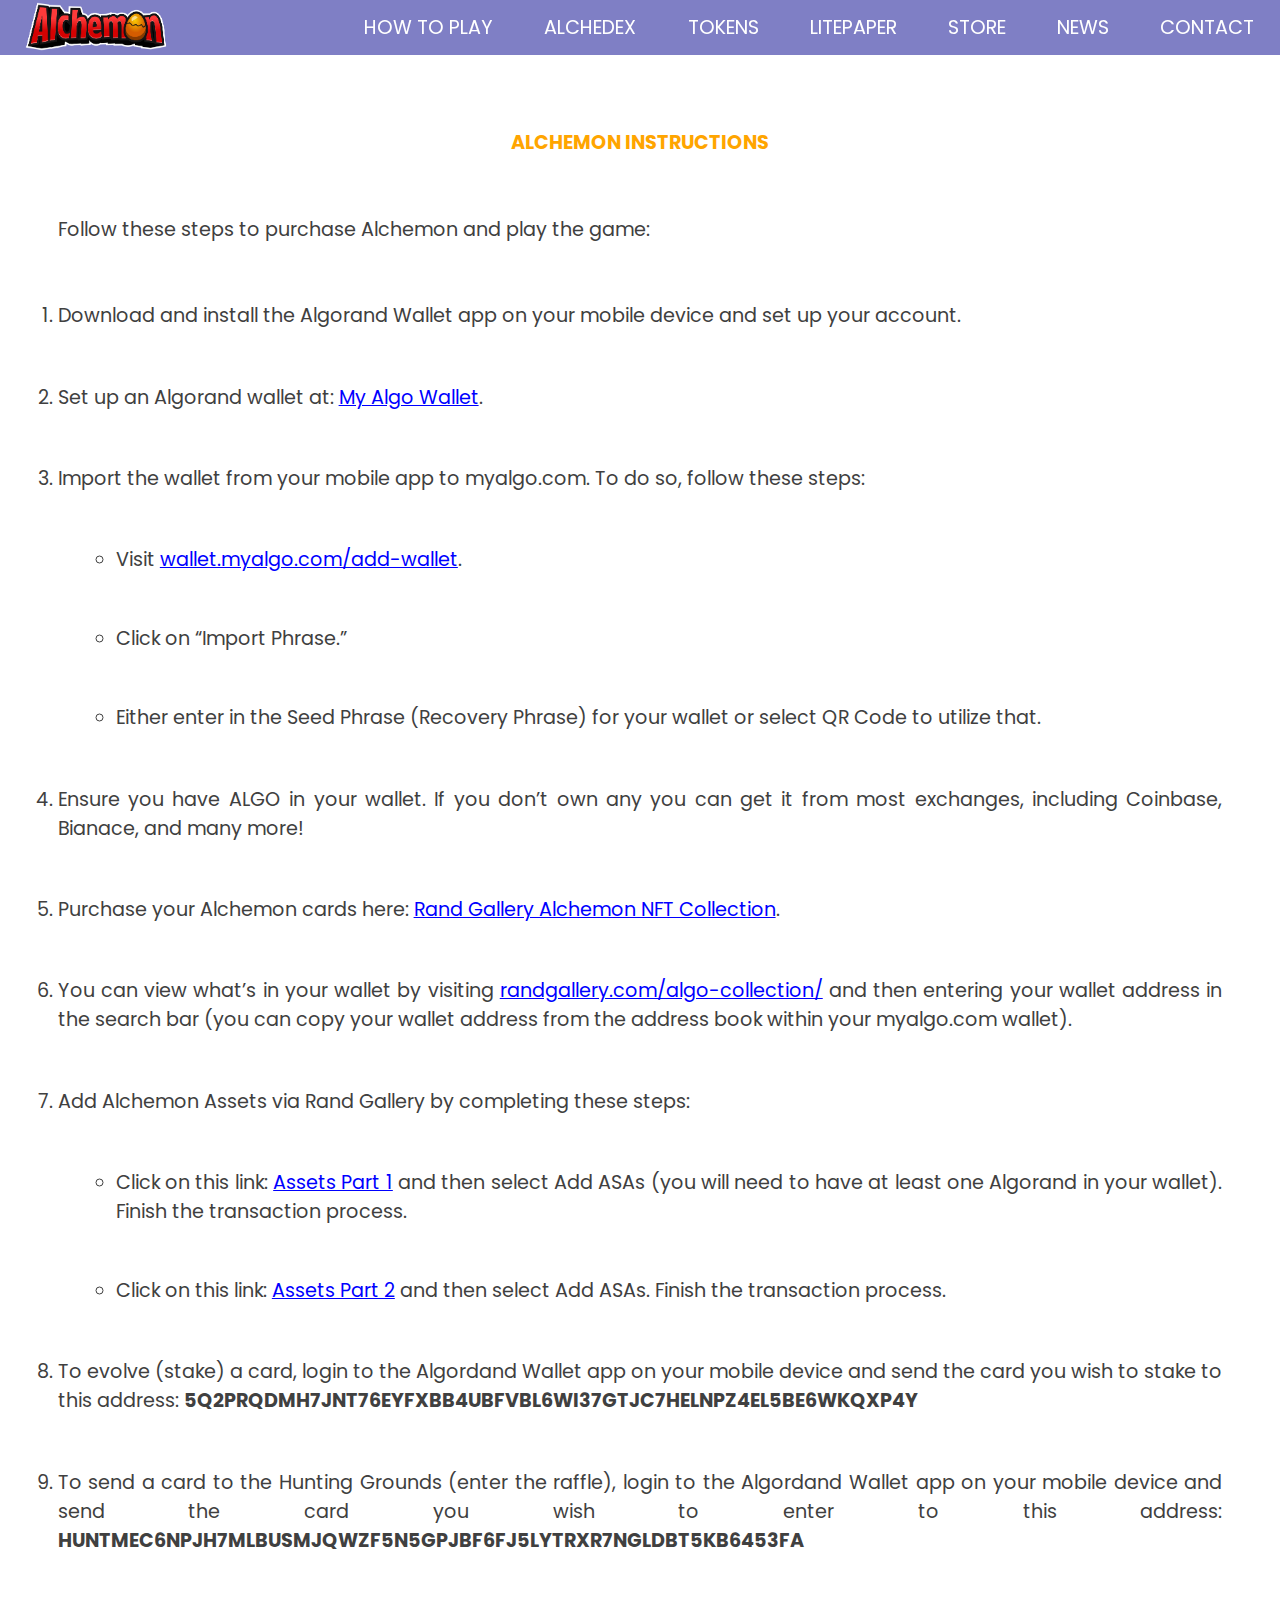
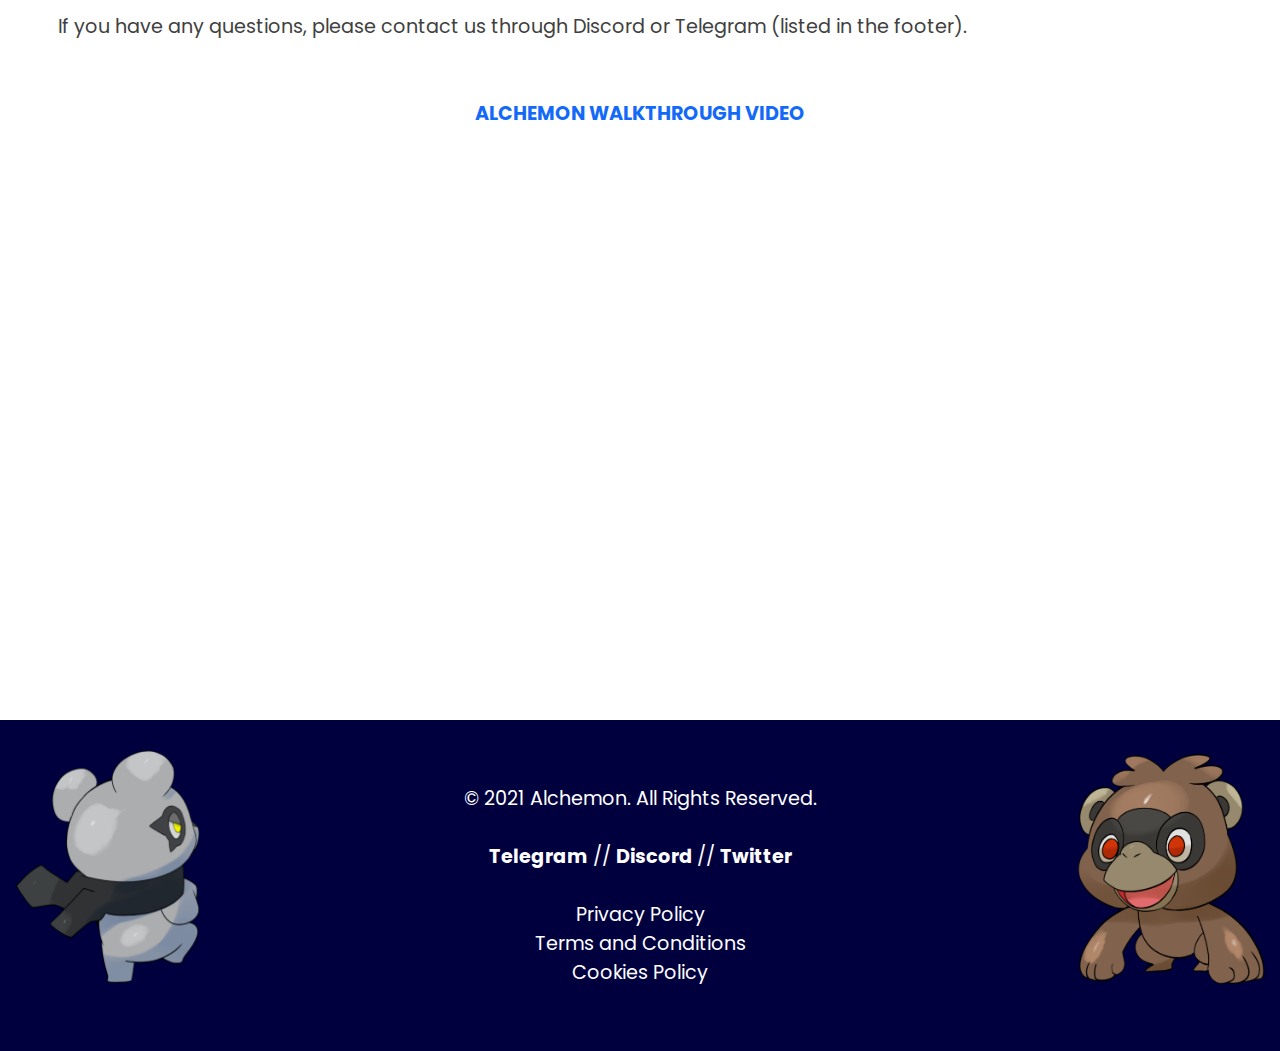
<file: Alchemon Website/instructions.html>
<!doctype html>

<html lang="en">
	<head onload="loadFunction()" style="margin:0;">
		<meta charset="utf-8">
		<meta name="viewport" content="width=device-width, initial-scale=1">

		<title>Alchemon Instructions</title>
		<meta name="description" content="This is the website for Alchemon.">
		<meta name="author" content="Alchemon Inc">

		<meta property="og:title" content="The website for Alchemon.">
		<meta property="og:type" content="website">
		<meta property="og:url" content="https://alchemon.net/">
		<meta property="og:description" content="This is the website for Alchemon.">
		<meta property="og:image" content="images/alchemon_logo.png">

		<link rel="icon" href="images/egg.png">
		<link rel="stylesheet" href="css/style.css">
		<link rel="stylesheet" href="https://cdnjs.cloudflare.com/ajax/libs/font-awesome/4.7.0/css/font-awesome.min.css">
		<link rel="stylesheet" href="https://fonts.googleapis.com/css?family=Poppins">
	
		<script src="js/scripts.js"></script>
		<script src="https://ajax.googleapis.com/ajax/libs/jquery/3.5.1/jquery.min.js"></script>	
		<script src="https://code.jquery.com/jquery-3.6.0.js" integrity="sha256-H+K7U5CnXl1h5ywQfKtSj8PCmoN9aaq30gDh27Xc0jk=" crossorigin="anonymous"></script>
	
<!---LOADING PAGE--->
		<div id="loader_symbol" width="100%" ></div>
		<div id="loader_text">Alchemon loading!</div>
		<div id="loader_image"> <img src="images/egg.png" width="100%" alt="Alchemon Egg"></div>
	</head>

<!---BODY--->
	<body>

<!---NAVBAR--->
		<div class="topnav" id="myTopnav" onmouseover="navFunction()" onmouseout="navFunction()">
			<a href="javascript:void(0);" class="icon" >
				<i class="fa fa-bars"></i>
			</a>	
			<a href="#contact">CONTACT</a>
			<a href="news.html" target="_blank" >NEWS</a>
			<a href="https://www.randgallery.com/algo-collection/?address=ALCHY5SJXOXZXADZPD73KO6CYNZXDUWFYANTSXU6RIO3EZACIIXUCS3YDM" target="_blank">STORE</a>
			<a href="litepaper.html" target="_blank">LITEPAPER</a>
			<a href="tokens.html" target="_blank">TOKENS</a>
			<a href="alchedex.html" target="_blank">ALCHEDEX</a>
			<a href="how-to-play.html" target="_blank">HOW TO PLAY</a>
		</div>
		
<!---Navbar logo--->
		<div>
			<a href="index.html"><img class="sticky" src="images/alchemon_logo.png" alt="Alchemon logo"></a>
		</div>

<!---INSTRUCTIONS PAGE--->
		<table>
			<colgroup>
				<col width="10%"><col width="10%">
				<col width="10%"><col width="10%">
				<col width="10%"><col width="10%">
				<col width="10%"><col width="10%">
				<col width="10%"><col width="10%">
			</colgroup>
				<td colspan=10>
					<p class="orangeHeader" id="spreadText" style="margin-top:10%;">ALCHEMON INSTRUCTIONS</p>
					<p class="darkGrayText_1">Follow these steps to purchase Alchemon and play the game:</p>
						<ol class="darkGrayText_1">
							<li>Download and install the Algorand Wallet app on your mobile device and set up your account.</li>
							<li>Set up an Algorand wallet at: <a style="color:blue" href="https://wallet.myalgo.com/" target="_blank">My Algo Wallet</a>.</li>
							<li>Import the wallet from your mobile app to myalgo.com. To do so, follow these steps:</li>
								<ul>
									<li> Visit <a style="color:blue" href="https://wallet.myalgo.com/add-wallet" target="_blank">wallet.myalgo.com/add-wallet</a>.</li>
									<li> Click on “Import Phrase.”</li>
									<li> Either enter in the Seed Phrase (Recovery Phrase) for your wallet or select QR Code to utilize that.</li>
								</ul>
							<li>Ensure you have ALGO in your wallet. If you don’t own any you can get it from most exchanges, including Coinbase, Bianace, and many more!</li>
							<li>Purchase your Alchemon cards here: <a style="color:blue" href="https://www.randgallery.com/algo-collection/?address=ALCHY5SJXOXZXADZPD73KO6CYNZXDUWFYANTSXU6RIO3EZACIIXUCS3YDM" target="_blank">Rand Gallery Alchemon NFT Collection</a>.</li>
							<li>You can view what’s in your wallet by visiting <a style="color:blue" href="https://www.randgallery.com/algo-collection/" target="_blank">randgallery.com/algo-collection/</a> and then entering your wallet address in the search bar (you can copy your wallet address from the address book within your myalgo.com wallet).
							<li>Add Alchemon Assets via Rand Gallery by completing these steps:</li>
								<ul>
									<li>Click on this link: <a style="color:blue" href="https://www.randgallery.com/algo-collection/?address=306180273%2C+306181364%2C+306729637%2C+306183859%2C+306184765%2C+306186552%2C+306187531%2C+306188337%2C+306189097" target="_blank">Assets Part 1</a> and then select Add ASAs (you will need to have at least one Algorand in your wallet). Finish the transaction process.</li>
									<li>Click on this link: <a style="color:blue" href="https://www.randgallery.com/algo-collection/?address=306190133%2C306190826%2C306191511%2C+310014962%2C+318280942%2C+320570576" target="_blank"> Assets Part 2</a> and then select Add ASAs. Finish the transaction process.</li>
								</ul>
							<li>To evolve (stake) a card, login to the Algordand Wallet app on your mobile device and send the card you wish to stake to this address: <b>5Q2PRQDMH7JNT76EYFXBB4UBFVBL6WI37GTJC7HELNPZ4EL5BE6WKQXP4Y</b></i>
							<li>To send a card to the Hunting Grounds (enter the raffle), login to the Algordand Wallet app on your mobile device and send the card you wish to enter to this address: <b>HUNTMEC6NPJH7MLBUSMJQWZF5N5GPJBF6FJ5LYTRXR7NGLDBT5KB6453FA</b></li>
						</ol>
					<p class="darkGrayText_1">If you have any questions, please contact us through Discord or Telegram (listed in the footer).</p>
				</td>
			
			<tr>
				<td colspan=10>
					<p class="darkBlueHeader" id="spreadText" style="margin-top:5%;margin-bottom:-6%">ALCHEMON WALKTHROUGH VIDEO</p>
						<div class="container" style="margin-bottom:-9%"> 
							<iframe class="responsive-iframe" src="https://www.youtube.com/embed/HwcZ7Mmuqy8"></iframe>
						</div>
				</td>
			</tr>

<!---FOOTER--->
			<tr>
				<td colspan=10 class="footer">		
						<p id="marginFix_3" >© 2021 Alchemon. All Rights Reserved.<br><br><a class="footerLink" href="https://t.me/joinchat/WbyxkfAyJDZmMzE5" target="_blank">Telegram</a> // <a class="footerLink" href="https://discord.gg/qKtk4XGXyS" target="_blank">Discord </a>// <a class="footerLink" href="https://twitter.com/AlchemonNFT" target="_blank">Twitter</a><br><br><a class="footerLink" href="privacypolicy.html" target="_blank" style="font-weight: normal">Privacy Policy</a><br><a class="footerLink" href="termsandconditions.html" target="_blank" style="font-weight: normal">Terms and Conditions</a><br><a class="footerLink" href="cookiespolicy.html" target="_blank" style="font-weight: normal">Cookies Policy</a>
						<img class="footerImage1" src="images/backs/4_miya_back.png" width="15%" alt="Miya">
						<img id="contact" class="footerImage2" src="images/19_slug.png" width="15%" alt="Slug">
					</p>
				</td>
			</tr>		
	
	</body>
</html>
</file>
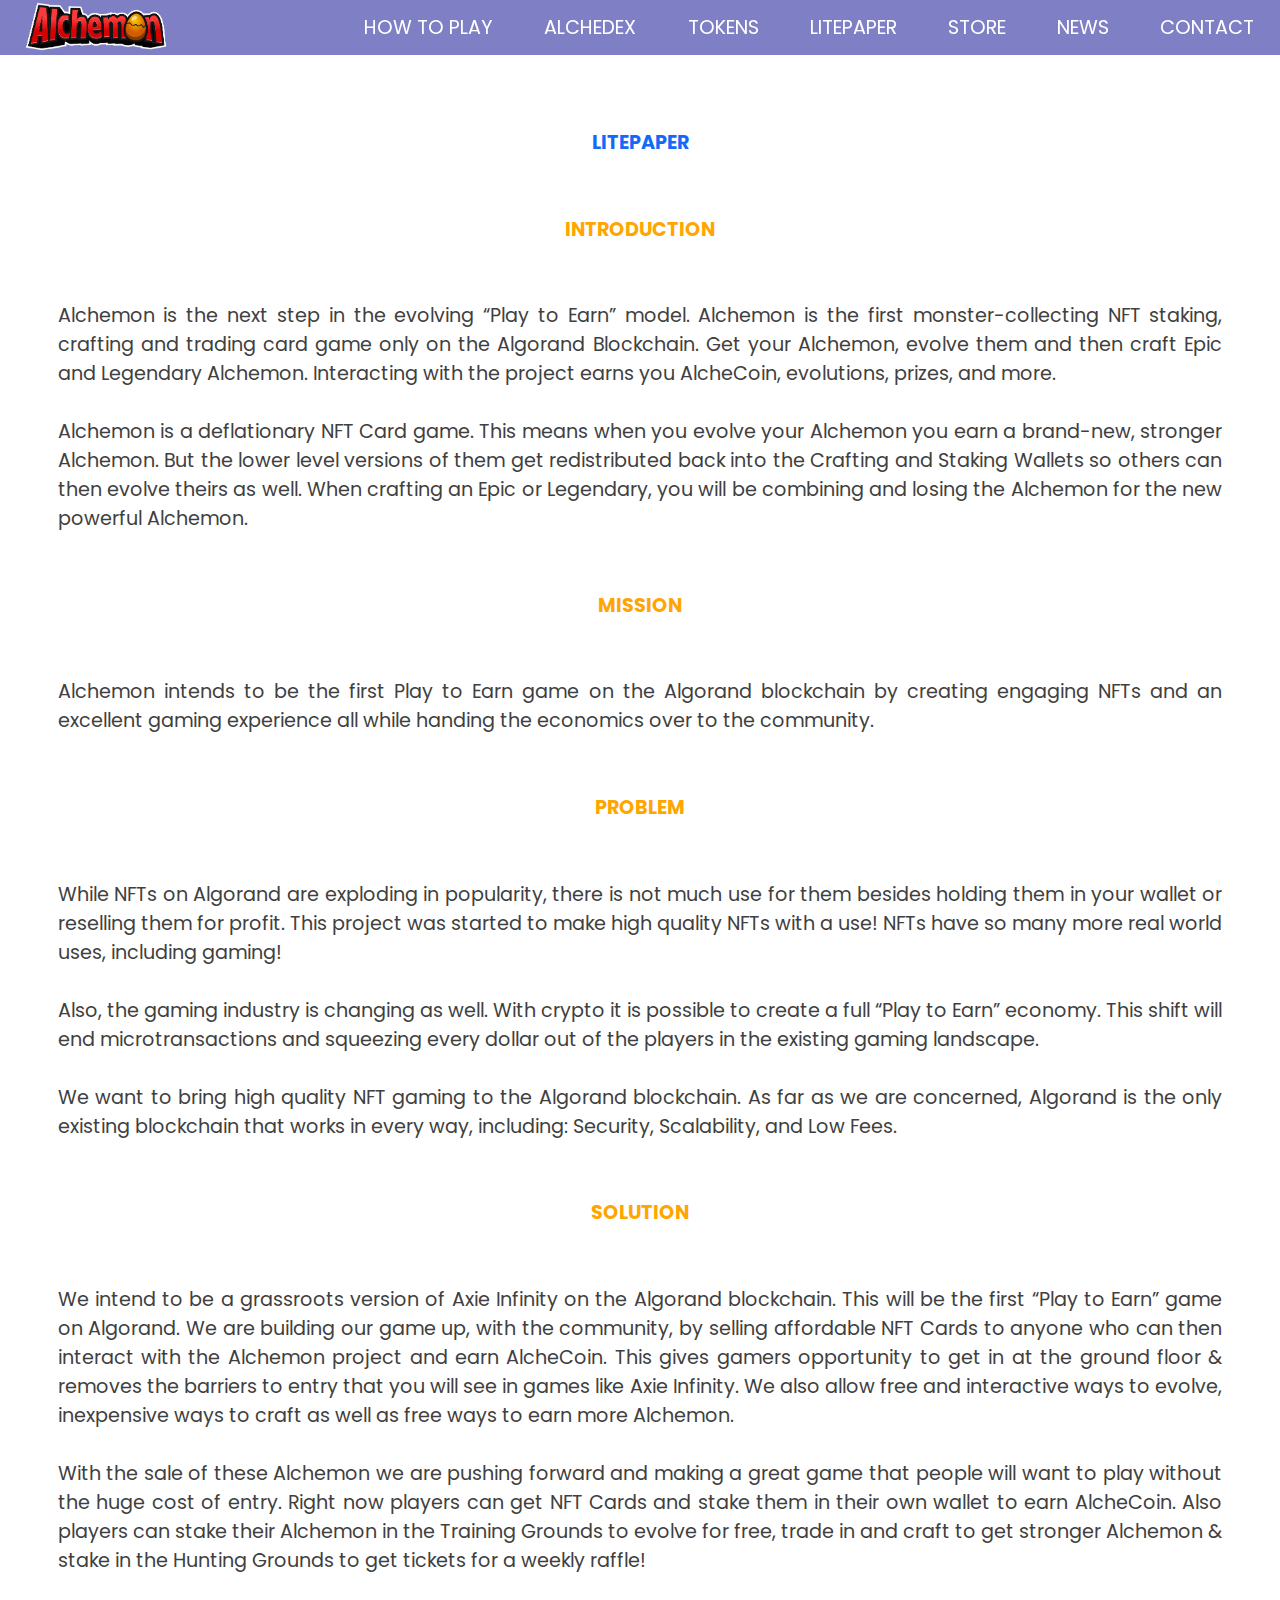
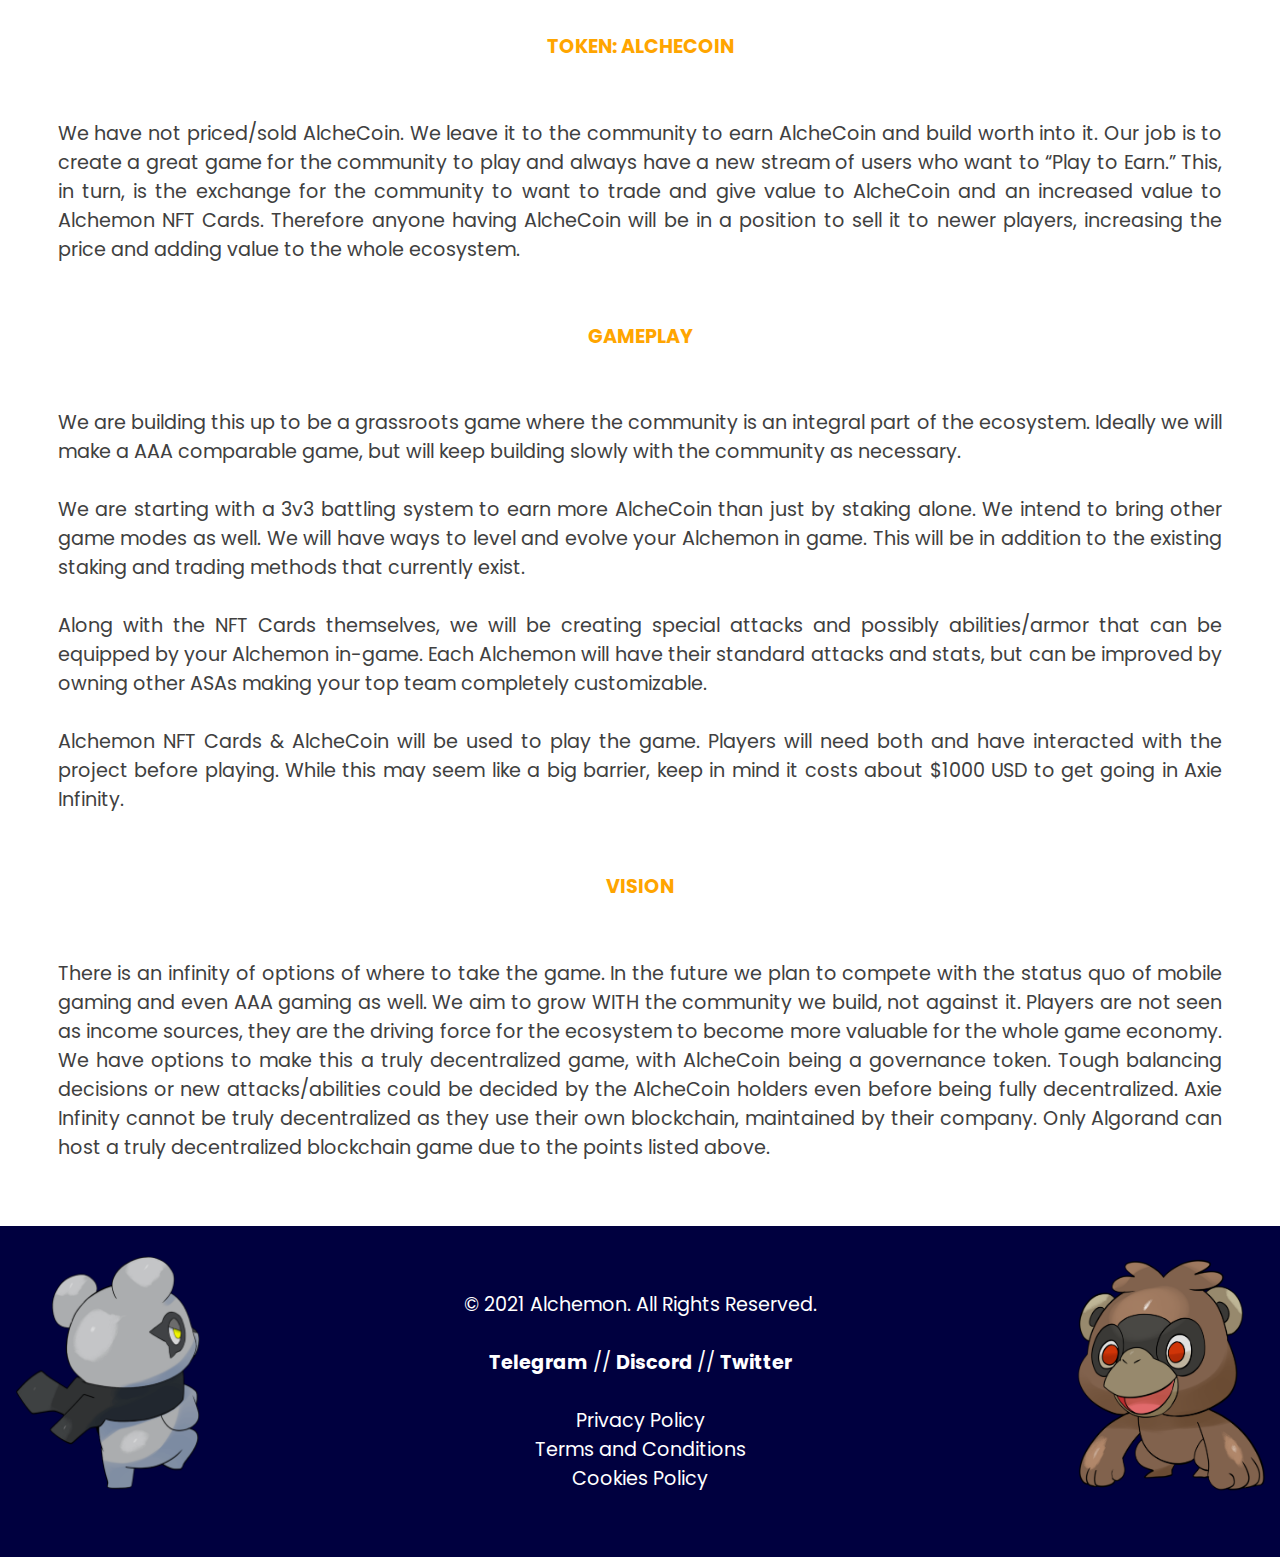
<file: Alchemon Website/litepaper.html>
<!doctype html>

<html lang="en">
	<head onload="loadFunction()" style="margin:0;">
		<meta charset="utf-8">
		<meta name="viewport" content="width=device-width, initial-scale=1">

		<title>Litepaper</title>
		<meta name="description" content="This is the website for Alchemon.">
		<meta name="author" content="Alchemon Inc">

		<meta property="og:title" content="The website for Alchemon.">
		<meta property="og:type" content="website">
		<meta property="og:url" content="https://alchemon.net/">
		<meta property="og:description" content="This is the website for Alchemon.">
		<meta property="og:image" content="images/alchemon_logo.png">

		<link rel="icon" href="images/egg.png">
		<link rel="stylesheet" href="css/style.css">
		<link rel="stylesheet" href="https://cdnjs.cloudflare.com/ajax/libs/font-awesome/4.7.0/css/font-awesome.min.css">
		<link rel="stylesheet" href="https://fonts.googleapis.com/css?family=Poppins">
	
		<script src="js/scripts.js"></script>
		<script src="https://ajax.googleapis.com/ajax/libs/jquery/3.5.1/jquery.min.js"></script>	
		<script src="https://code.jquery.com/jquery-3.6.0.js" integrity="sha256-H+K7U5CnXl1h5ywQfKtSj8PCmoN9aaq30gDh27Xc0jk=" crossorigin="anonymous"></script>
	
<!---LOADING PAGE--->
		<div id="loader_symbol" width="100%" ></div>
		<div id="loader_text">Alchemon loading!</div>
		<div id="loader_image"> <img src="images/egg.png" width="100%" alt="Alchemon Egg"></div>
	</head>

<!---BODY--->
	<body>

<!---NAVBAR--->
		<div class="topnav" id="myTopnav" onmouseover="navFunction()" onmouseout="navFunction()">
			<a href="javascript:void(0);" class="icon" >
				<i class="fa fa-bars"></i>
			</a>	
			<a href="#contact">CONTACT</a>
			<a href="news.html" target="_blank" >NEWS</a>
			<a href="https://www.randgallery.com/algo-collection/?address=ALCHY5SJXOXZXADZPD73KO6CYNZXDUWFYANTSXU6RIO3EZACIIXUCS3YDM" target="_blank">STORE</a>
			<a href="litepaper.html" target="_blank">LITEPAPER</a>
			<a href="tokens.html" target="_blank">TOKENS</a>
			<a href="alchedex.html" target="_blank">ALCHEDEX</a>
			<a href="how-to-play.html" target="_blank">HOW TO PLAY</a>
		</div>
		
<!---Navbar logo--->
		<div>
			<a href="index.html"><img class="sticky" src="images/alchemon_logo.png" alt="Alchemon logo"></a>
		</div>

<!---LITEPAPER--->
		<table>
			<colgroup>
				<col width="10%"><col width="10%">
				<col width="10%"><col width="10%">
				<col width="10%"><col width="10%">
				<col width="10%"><col width="10%">
				<col width="10%"><col width="10%">
			</colgroup>
				<td colspan=10>
					<p class="darkBlueHeader" id="spreadText" style="margin-top:10%">LITEPAPER</p>
						<p class="orangeHeader" id="spreadText">INTRODUCTION</p>
							<p class="darkGrayText_1">Alchemon is the next step in the evolving “Play to Earn” model. Alchemon is the first monster-collecting NFT staking, crafting and trading card game only on the Algorand Blockchain. Get your Alchemon, evolve them and then craft Epic and Legendary Alchemon. Interacting with the project earns you AlcheCoin, evolutions, prizes, and more.
							<br><br>Alchemon is a deflationary NFT Card game. This means when you evolve your Alchemon you earn a brand-new, stronger Alchemon. But the lower level versions of them get redistributed back into the Crafting and Staking Wallets so others can then evolve theirs as well. When crafting an Epic or Legendary, you will be combining and losing the Alchemon for the new powerful Alchemon.</p>
						<p class="orangeHeader" id="spreadText">MISSION</p>
							<p class="darkGrayText_1">Alchemon intends to be the first Play to Earn game on the Algorand blockchain by creating engaging NFTs and an excellent gaming experience all while handing the economics over to the community.</p>
						<p class="orangeHeader" id="spreadText">PROBLEM</p>	
							<p class="darkGrayText_1">While NFTs on Algorand are exploding in popularity, there is not much use for them besides holding them in your wallet or reselling them for profit. This project was started to make high quality NFTs with a use! NFTs have so many more real world uses, including gaming!
							<br><br>Also, the gaming industry is changing as well. With crypto it is possible to create a full “Play to Earn” economy. This shift will end microtransactions and squeezing every dollar out of the players in the existing gaming landscape.
							<br><br>We want to bring high quality NFT gaming to the Algorand blockchain. As far as we are concerned, Algorand is the only existing blockchain that works in every way, including: Security, Scalability, and Low Fees.</p>
						<p class="orangeHeader" id="spreadText">SOLUTION</p>	
							<p class="darkGrayText_1">We intend to be a grassroots version of Axie Infinity on the Algorand blockchain. This will be the first “Play to Earn” game on Algorand. We are building our game up, with the community, by selling affordable NFT Cards to anyone who can then interact with the Alchemon project and earn AlcheCoin. This gives gamers opportunity to get in at the ground floor & removes the barriers to entry that you will see in games like Axie Infinity. We also allow free and interactive ways to evolve, inexpensive ways to craft as well as free ways to earn more Alchemon.
							<br><br>With the sale of these Alchemon we are pushing forward and making a great game that people will want to play without the huge cost of entry. Right now players can get NFT Cards and stake them in their own wallet to earn AlcheCoin. Also players can stake their Alchemon in the Training Grounds to evolve for free, trade in and craft to get stronger Alchemon & stake in the Hunting Grounds to get tickets for a weekly raffle!</p>
						<p class="orangeHeader" id="spreadText">TOKEN: ALCHECOIN</p>
							<p class="darkGrayText_1">We have not priced/sold AlcheCoin. We leave it to the community to earn AlcheCoin and build worth into it. Our job is to create a great game for the community to play and always have a new stream of users who want to “Play to Earn.” This, in turn, is the exchange for the community to want to trade and give value to AlcheCoin and an increased value to Alchemon NFT Cards. Therefore anyone having AlcheCoin will be in a position to sell it to newer players, increasing the price and adding value to the whole ecosystem.</p>
						<p class="orangeHeader" id="spreadText">GAMEPLAY</p>
							<p class="darkGrayText_1">We are building this up to be a grassroots game where the community is an integral part of the ecosystem. Ideally we will make a AAA comparable game, but will keep building slowly with the community as necessary.
							<br><br>We are starting with a 3v3 battling system to earn more AlcheCoin than just by staking alone. We intend to bring other game modes as well. We will have ways to level and evolve your Alchemon in game. This will be in addition to the existing staking and trading methods that currently exist.
							<br><br>Along with the NFT Cards themselves, we will be creating special attacks and possibly abilities/armor that can be equipped by your Alchemon in-game. Each Alchemon will have their standard attacks and stats, but can be improved by owning other ASAs making your top team completely customizable.
							<br><br>Alchemon NFT Cards & AlcheCoin will be used to play the game. Players will need both and have interacted with the project before playing. While this may seem like a big barrier, keep in mind it costs about $1000 USD to get going in Axie Infinity.</p>
						<p class="orangeHeader" id="spreadText">VISION</p>
							<p class="darkGrayText_1" id="marginFix_2">There is an infinity of options of where to take the game. In the future we plan to compete with the status quo of mobile gaming and even AAA gaming as well. We aim to grow WITH the community we build, not against it. Players are not seen as income sources, they are the driving force for the ecosystem to become more valuable for the whole game economy. We have options to make this a truly decentralized game, with AlcheCoin being a governance token. Tough balancing decisions or new attacks/abilities could be decided by the AlcheCoin holders even before being fully decentralized. Axie Infinity cannot be truly decentralized as they use their own blockchain, maintained by their company. Only Algorand can host a truly decentralized blockchain game due to the points listed above.</p>
					</td>	
			
<!---FOOTER--->
			<tr>
				<td colspan=10 class="footer">
					<p id="marginFix_3" >© 2021 Alchemon. All Rights Reserved.<br><br><a class="footerLink" href="https://t.me/joinchat/WbyxkfAyJDZmMzE5" target="_blank">Telegram</a> // <a class="footerLink" href="https://discord.gg/qKtk4XGXyS" target="_blank">Discord </a>// <a class="footerLink" href="https://twitter.com/AlchemonNFT" target="_blank">Twitter</a><br><br><a class="footerLink" href="privacypolicy.html" target="_blank" style="font-weight: normal">Privacy Policy</a><br><a class="footerLink" href="termsandconditions.html" target="_blank" style="font-weight: normal">Terms and Conditions</a><br><a class="footerLink" href="cookiespolicy.html" target="_blank" style="font-weight: normal">Cookies Policy</a>
						<img class="footerImage1" src="images/backs/4_miya_back.png" width="15%" alt="Miya">
						<img id="contact" class="footerImage2" src="images/19_slug.png" width="15%" alt="Slug">
					</p>
				</td>
			</tr>		
	
	</body>
</html>
</file>
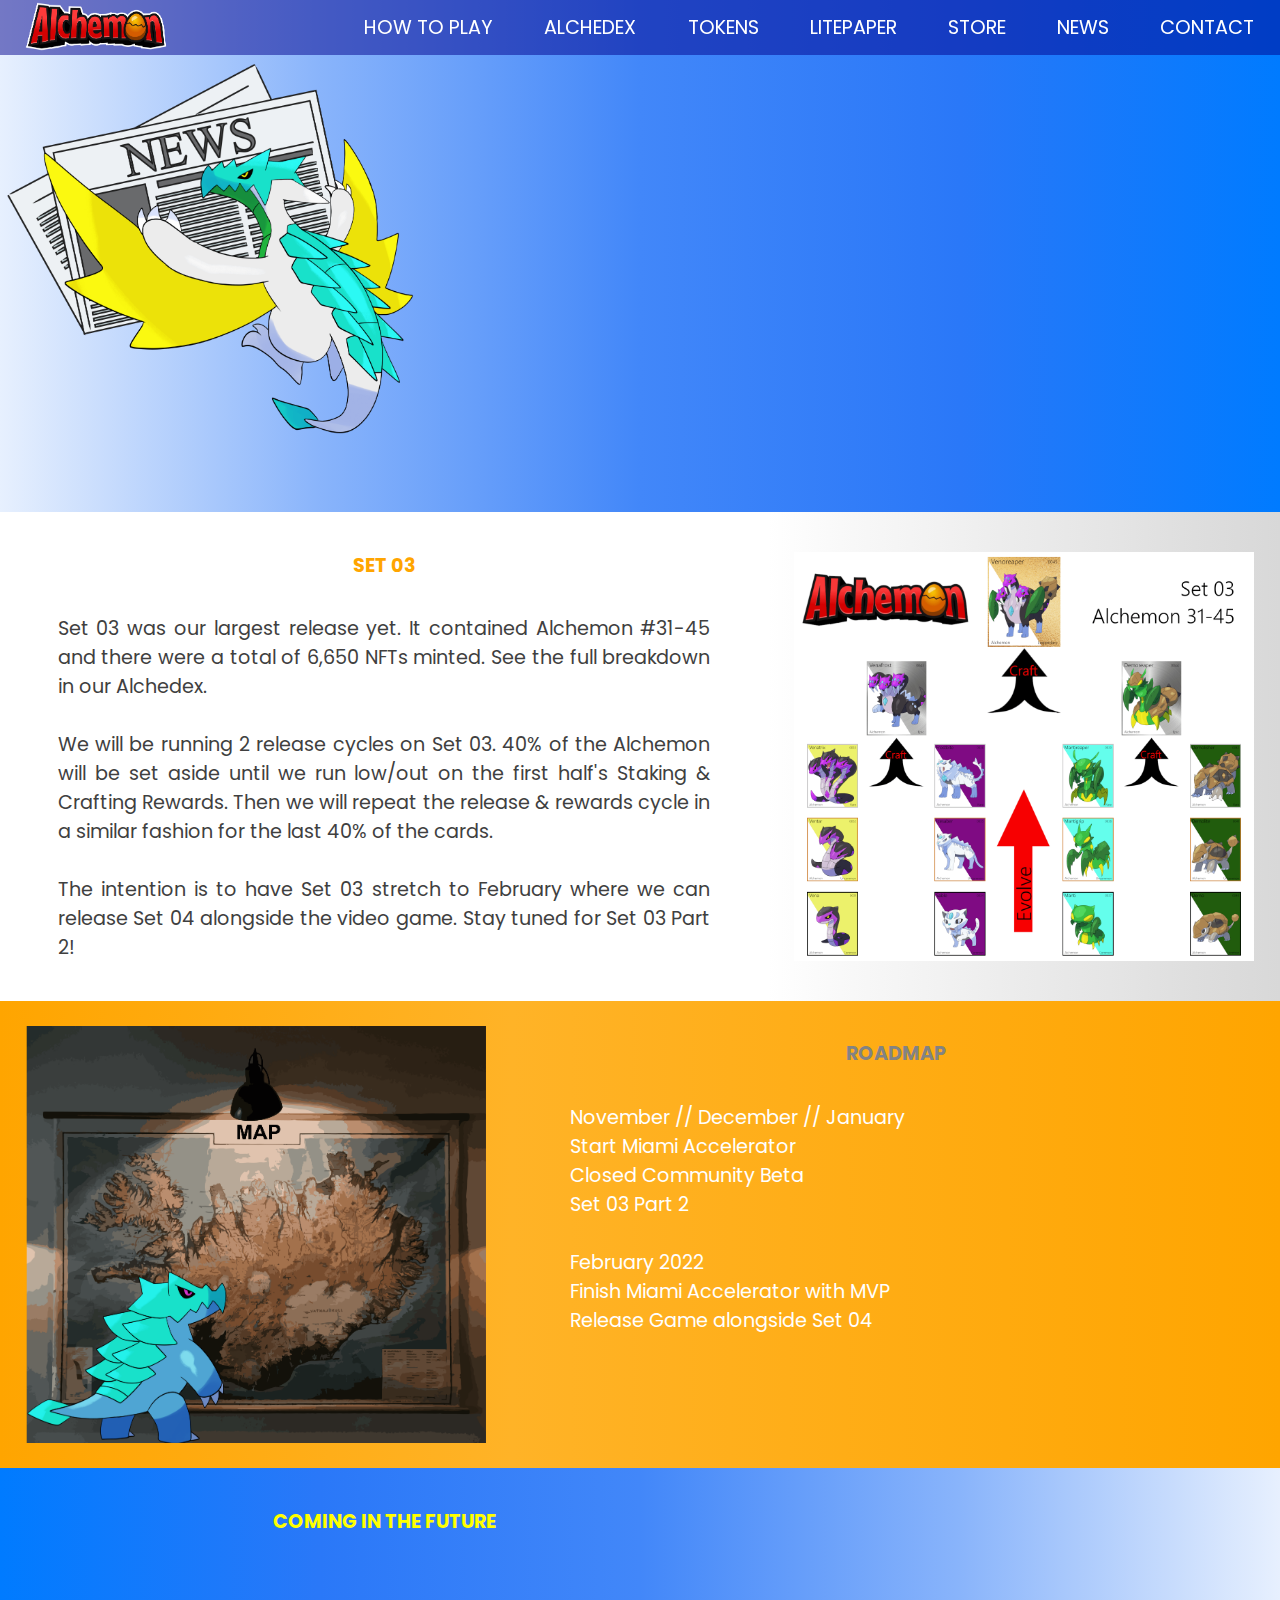
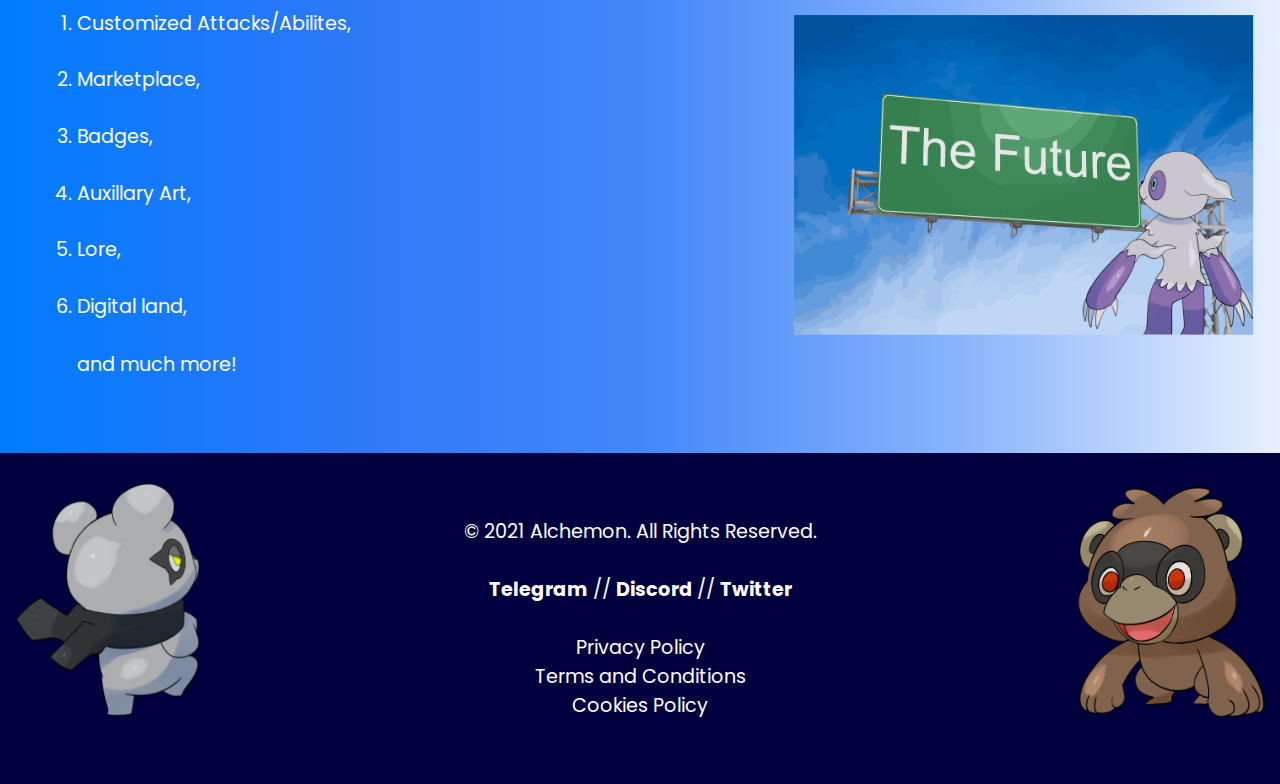
<file: Alchemon Website/news.html>
<!doctype html>

<html lang="en">
	<head onload="loadFunction()" style="margin:0;">
		<meta charset="utf-8">
		<meta name="viewport" content="width=device-width, initial-scale=1">

		<title>Alchemon News</title>
		<meta name="description" content="This is the website for Alchemon.">
		<meta name="author" content="Alchemon Inc">

		<meta property="og:title" content="The website for Alchemon.">
		<meta property="og:type" content="website">
		<meta property="og:url" content="https://alchemon.net/">
		<meta property="og:description" content="This is the website for Alchemon.">
		<meta property="og:image" content="images/alchemon_logo.png">

		<link rel="icon" href="images/egg.png">
		<link rel="stylesheet" href="css/style.css">
		<link rel="stylesheet" href="https://cdnjs.cloudflare.com/ajax/libs/font-awesome/4.7.0/css/font-awesome.min.css">
		<link rel="stylesheet" href="https://fonts.googleapis.com/css?family=Poppins">
	
		<script src="js/scripts.js"></script>
		<script src="https://ajax.googleapis.com/ajax/libs/jquery/3.5.1/jquery.min.js"></script>	
		<script src="https://code.jquery.com/jquery-3.6.0.js" integrity="sha256-H+K7U5CnXl1h5ywQfKtSj8PCmoN9aaq30gDh27Xc0jk=" crossorigin="anonymous"></script>
	
<!---LOADING PAGE--->
		<div id="loader_symbol" width="100%" ></div>
		<div id="loader_text">Alchemon loading!</div>
		<div id="loader_image"> <img src="images/egg.png" width="100%" alt="Alchemon Egg"></div>
	</head>

<!---BODY--->
	<body>

<!---NAVBAR--->
		<div class="topnav" id="myTopnav" onmouseover="navFunction()" onmouseout="navFunction()">
			<a href="javascript:void(0);" class="icon" >
				<i class="fa fa-bars"></i>
			</a>	
			<a href="#contact">CONTACT</a>
			<a href="news.html" target="_blank" >NEWS</a>
			<a href="https://www.randgallery.com/algo-collection/?address=ALCHY5SJXOXZXADZPD73KO6CYNZXDUWFYANTSXU6RIO3EZACIIXUCS3YDM" target="_blank">STORE</a>
			<a href="litepaper.html" target="_blank">LITEPAPER</a>
			<a href="tokens.html" target="_blank">TOKENS</a>
			<a href="alchedex.html" target="_blank">ALCHEDEX</a>
			<a href="how-to-play.html" target="_blank">HOW TO PLAY</a>
		</div>
		
<!---Navbar logo--->
		<div>
			<a href="index.html"><img class="sticky" src="images/alchemon_logo.png" alt="Alchemon logo"></a>
		</div>

<!---NEWS PAGE--->
		<table>
			<colgroup>
				<col width="10%"><col width="10%">
				<col width="10%"><col width="10%">
				<col width="10%"><col width="10%">
				<col width="10%"><col width="10%">
				<col width="10%"><col width="10%">
			</colgroup>

			<tr class="blueBackground_1">
				<td colspan=10>
					<img id="moveAnimation_1" src="images/news.png" alt="News Character" width="35%" style="margin-right:-5%"></img>
				</td>
			</tr>
			
			<tr>
				<td colspan=6>
					<p class="orangeHeader" id="spreadText">SET 03</p>
					<p class="darkGrayText_1" id="marginFix_2">Set 03 was our largest release yet. It contained Alchemon #31-45 and there were a total of 6,650 NFTs minted. See the full breakdown in our Alchedex.<br><br>We will be running 2 release cycles on Set 03. 40% of the Alchemon will be set aside until we run low/out on the first half's Staking & Crafting Rewards. Then we will repeat the release & rewards cycle in a similar fashion for the last 40% of the cards.<br><br>The intention is to have Set 03 stretch to February where we can release Set 04 alongside the video game. Stay tuned for Set 03 Part 2!</p>
				</td>	
				<td colspan=4 class="whiteGrayBackground_3" style="vertical-align: middle;">
					<img class="centerImage" id="zoomIn_2" src="images/set3poster.png" width="89.9%" alt="Evolution Chart Set 03" style="margin-top:5%;margin-bottom:5%;">
				</td>
			</tr>
		
			<tr>		
				<td colspan=4 class="orangeBackground_2" style="vertical-align: middle;">
					<img class="centerImage" id="zoomIn_2" src="images/map.png" width="89.9%" alt="Roadmap" style="margin-top:5%;margin-bottom:5%;">
				</td>
				<td colspan=6 class="orangeBackground_1">
					<p class="grayHeader" id="spreadText">ROADMAP</p>
					<p class="whiteText" id="marginFix_2">November // December // January<br>Start Miami Accelerator<br>Closed Community Beta<br>Set 03 Part 2<br><br>February 2022<br>Finish Miami Accelerator with MVP<br>Release Game alongside Set 04</p>
				</td>
			</tr>
			
			<tr class="blueBackground_2">
				<td colspan=6>
					<p class="yellowHeader" id="spreadText">COMING IN THE FUTURE</p> 
					<p class="whiteText"><ol id="marginFix_4"><li>Customized Attacks/Abilites,</li><li>Marketplace,</li><li>Badges,</li><li>Auxillary Art,</li><li>Lore,</li><li>Digital land,<br><br>and much more!</p>
				</td>
				<td colspan=4 style="vertical-align: middle;">
					<img class="centerImage_1" id="zoomIn_2"  src="images/future.png" width="89.9%" alt="The Future">
				</td>
			</tr>
		
<!---FOOTER--->
			<tr>
				<td colspan=10 class="footer">
					<p id="marginFix_3" >© 2021 Alchemon. All Rights Reserved.<br><br><a class="footerLink" href="https://t.me/joinchat/WbyxkfAyJDZmMzE5" target="_blank">Telegram</a> // <a class="footerLink" href="https://discord.gg/qKtk4XGXyS" target="_blank">Discord </a>// <a class="footerLink" href="https://twitter.com/AlchemonNFT" target="_blank">Twitter</a><br><br><a class="footerLink" href="privacypolicy.html" target="_blank" style="font-weight: normal">Privacy Policy</a><br><a class="footerLink" href="termsandconditions.html" target="_blank" style="font-weight: normal">Terms and Conditions</a><br><a class="footerLink" href="cookiespolicy.html" target="_blank" style="font-weight: normal">Cookies Policy</a>
						<img class="footerImage1" src="images/backs/4_miya_back.png" width="15%" alt="Miya">
						<img id="contact" class="footerImage2" src="images/19_slug.png" width="15%" alt="Slug">
					</p>
				</td>
			</tr>		
	
	</body>
</html>
</file>
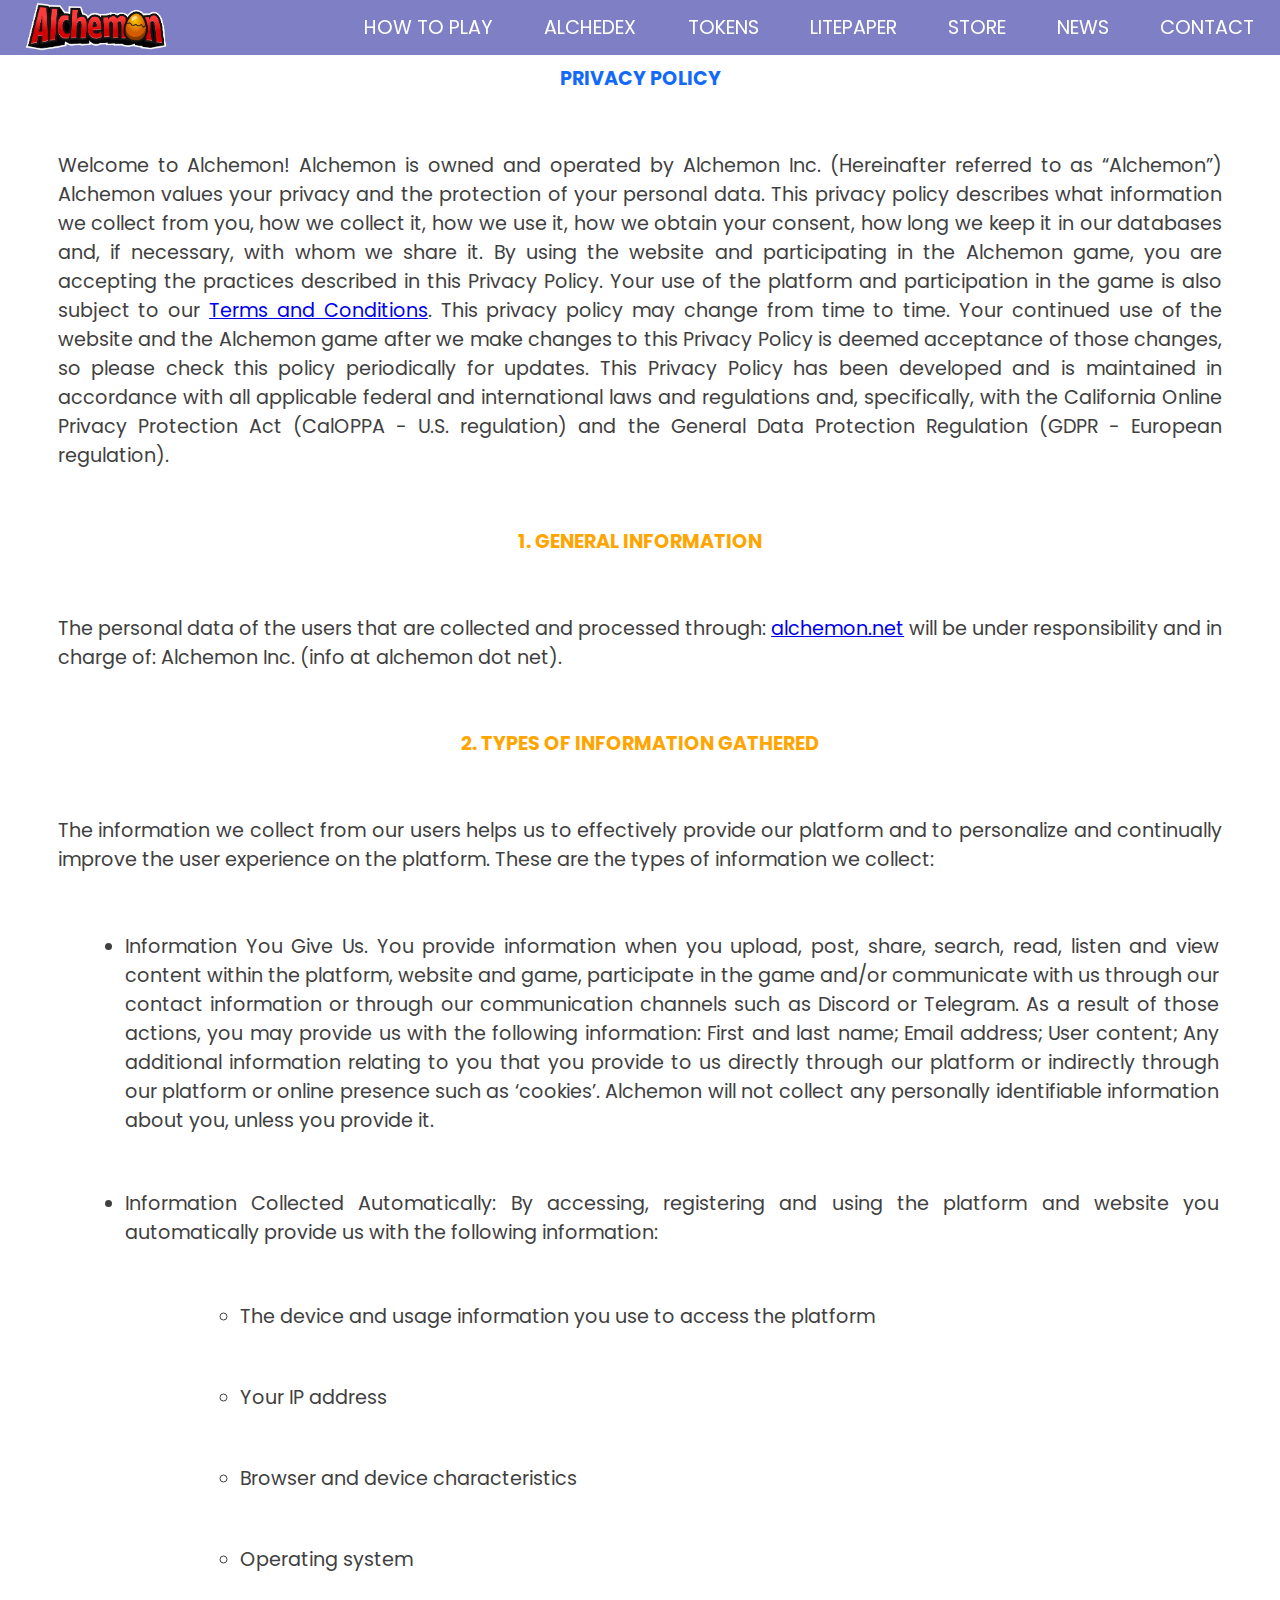
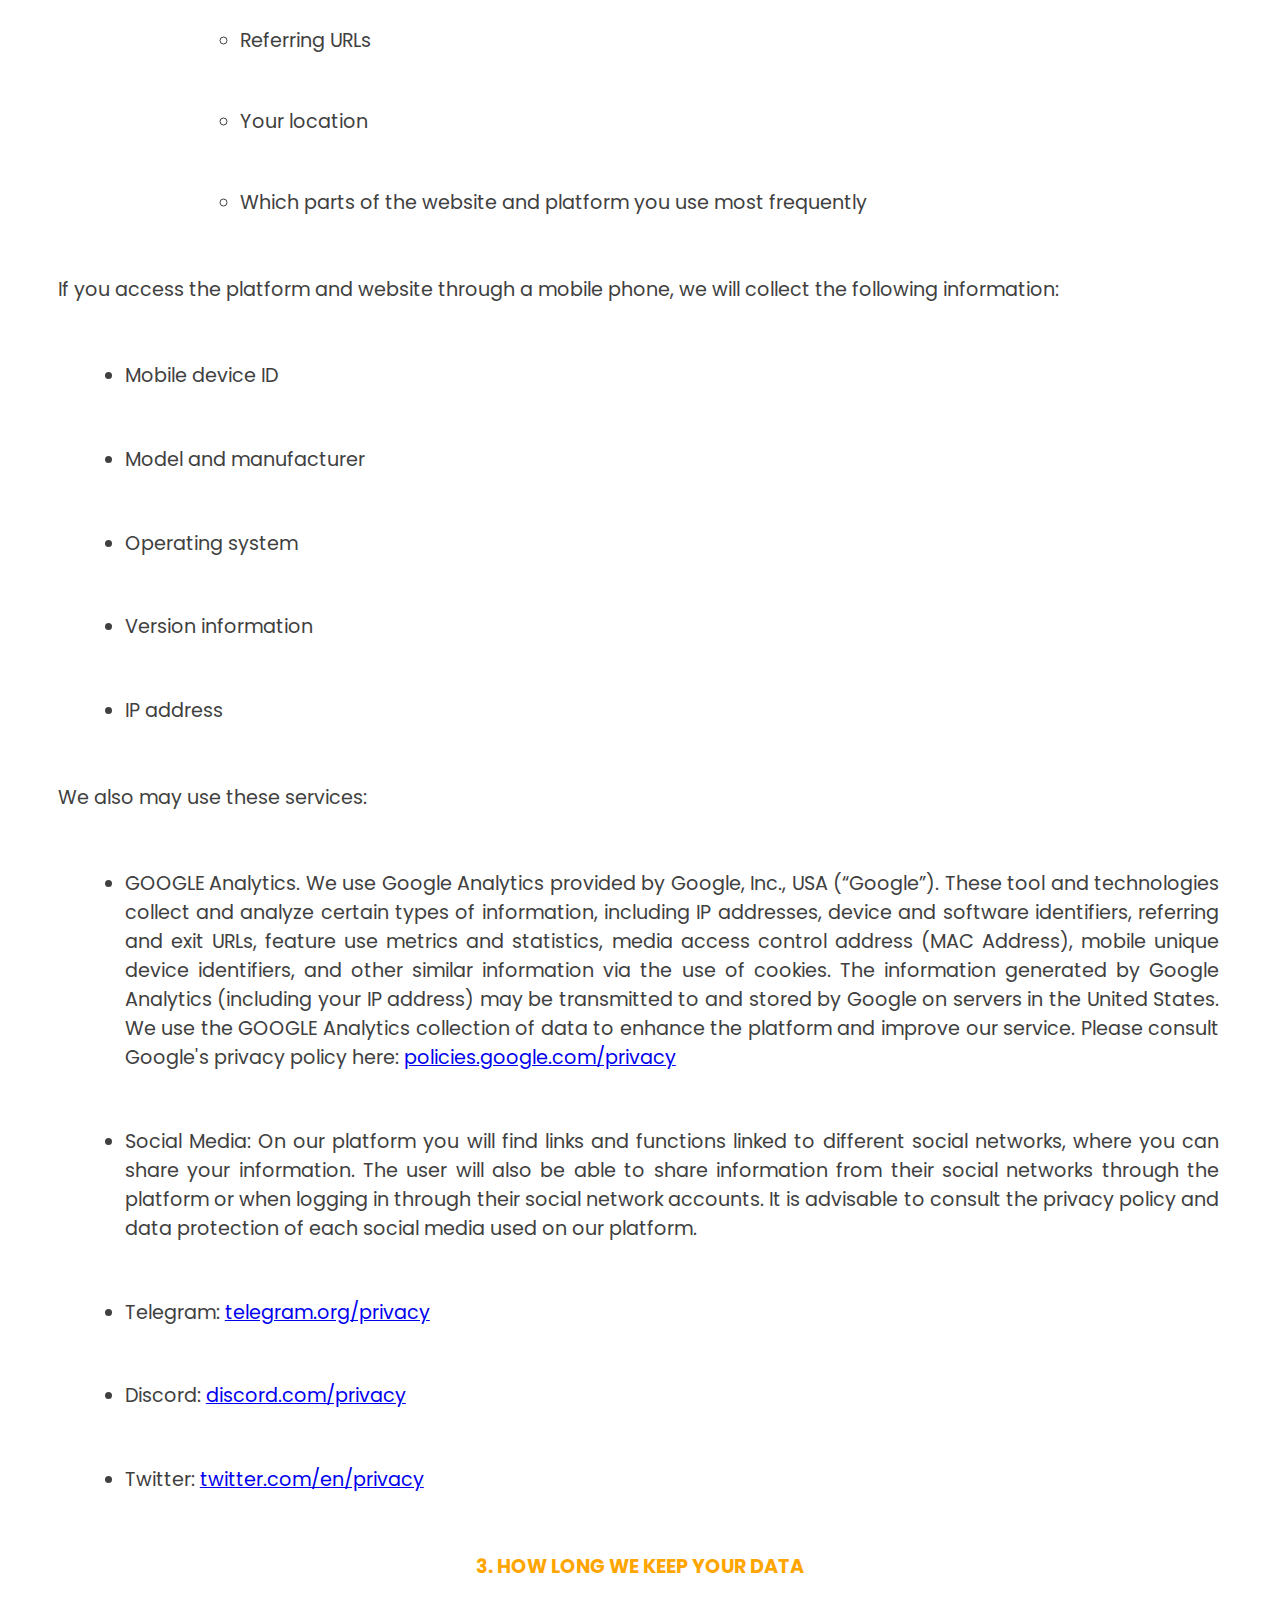
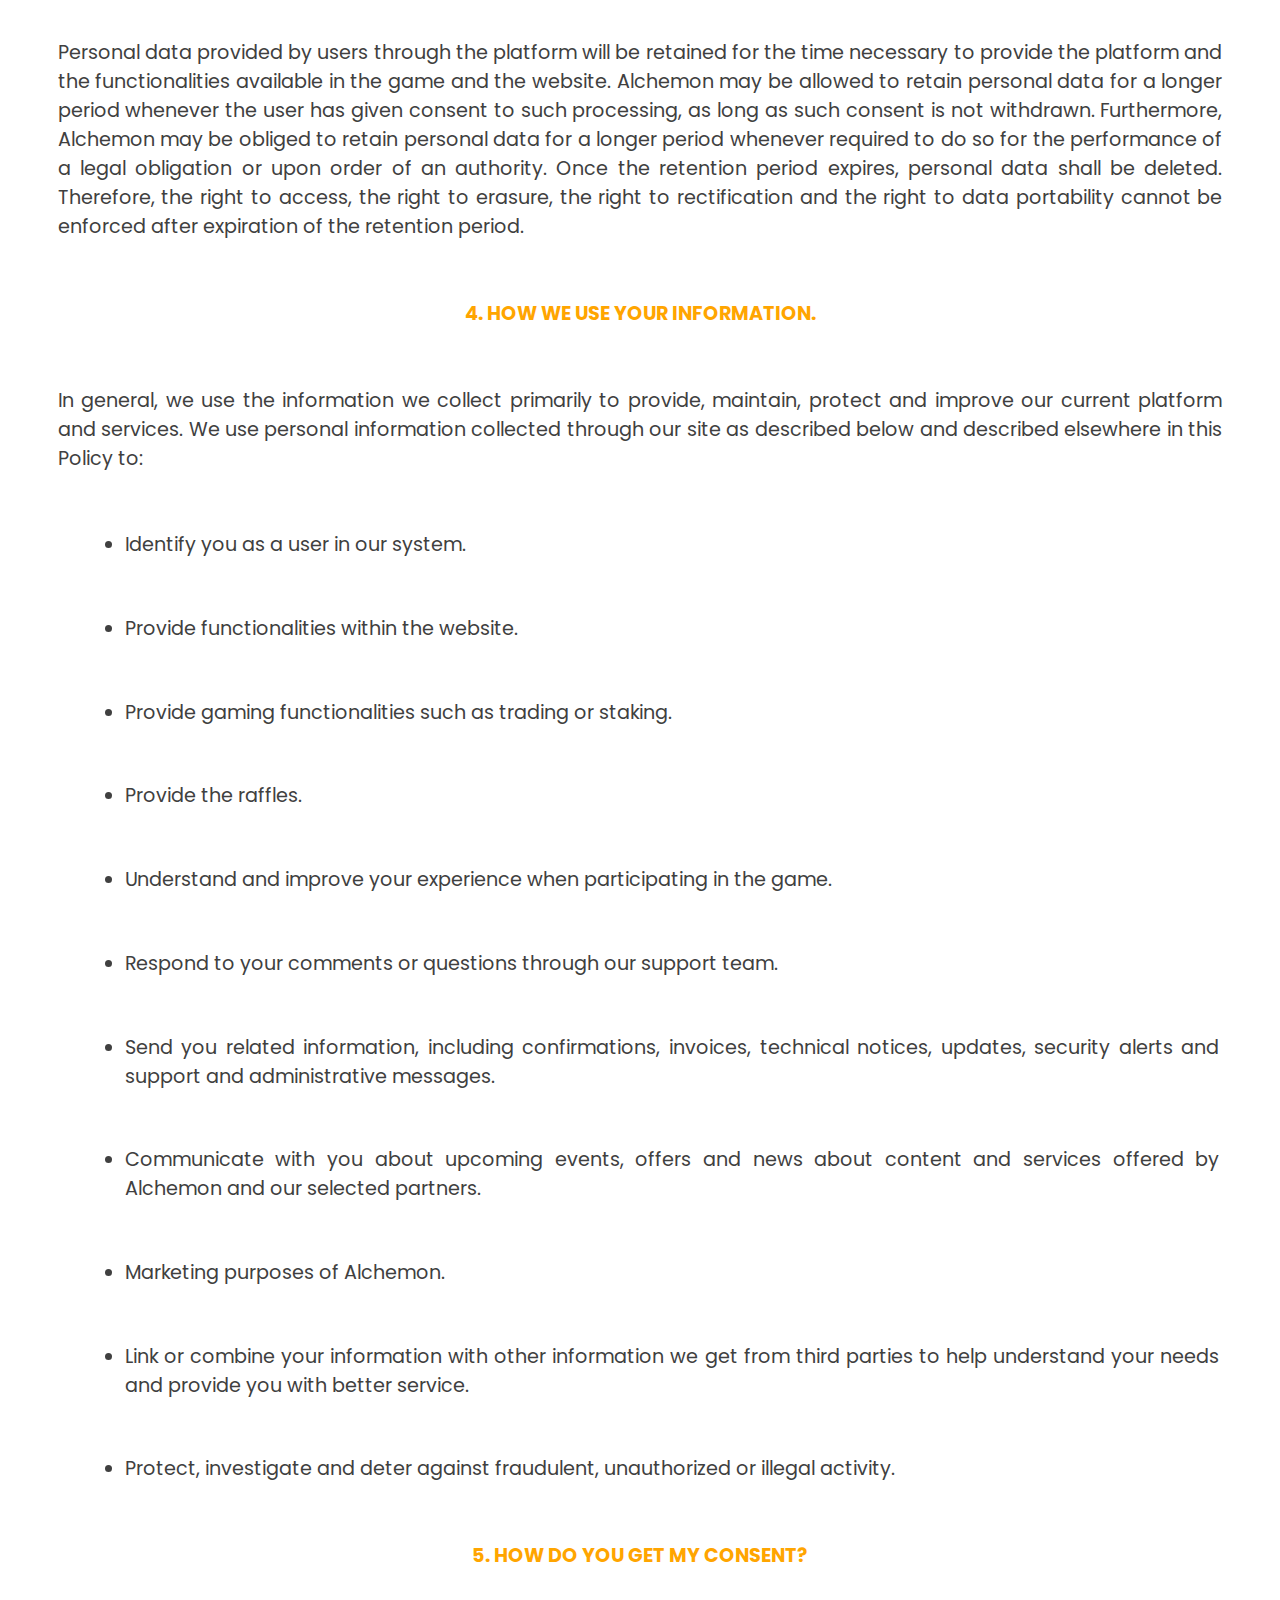
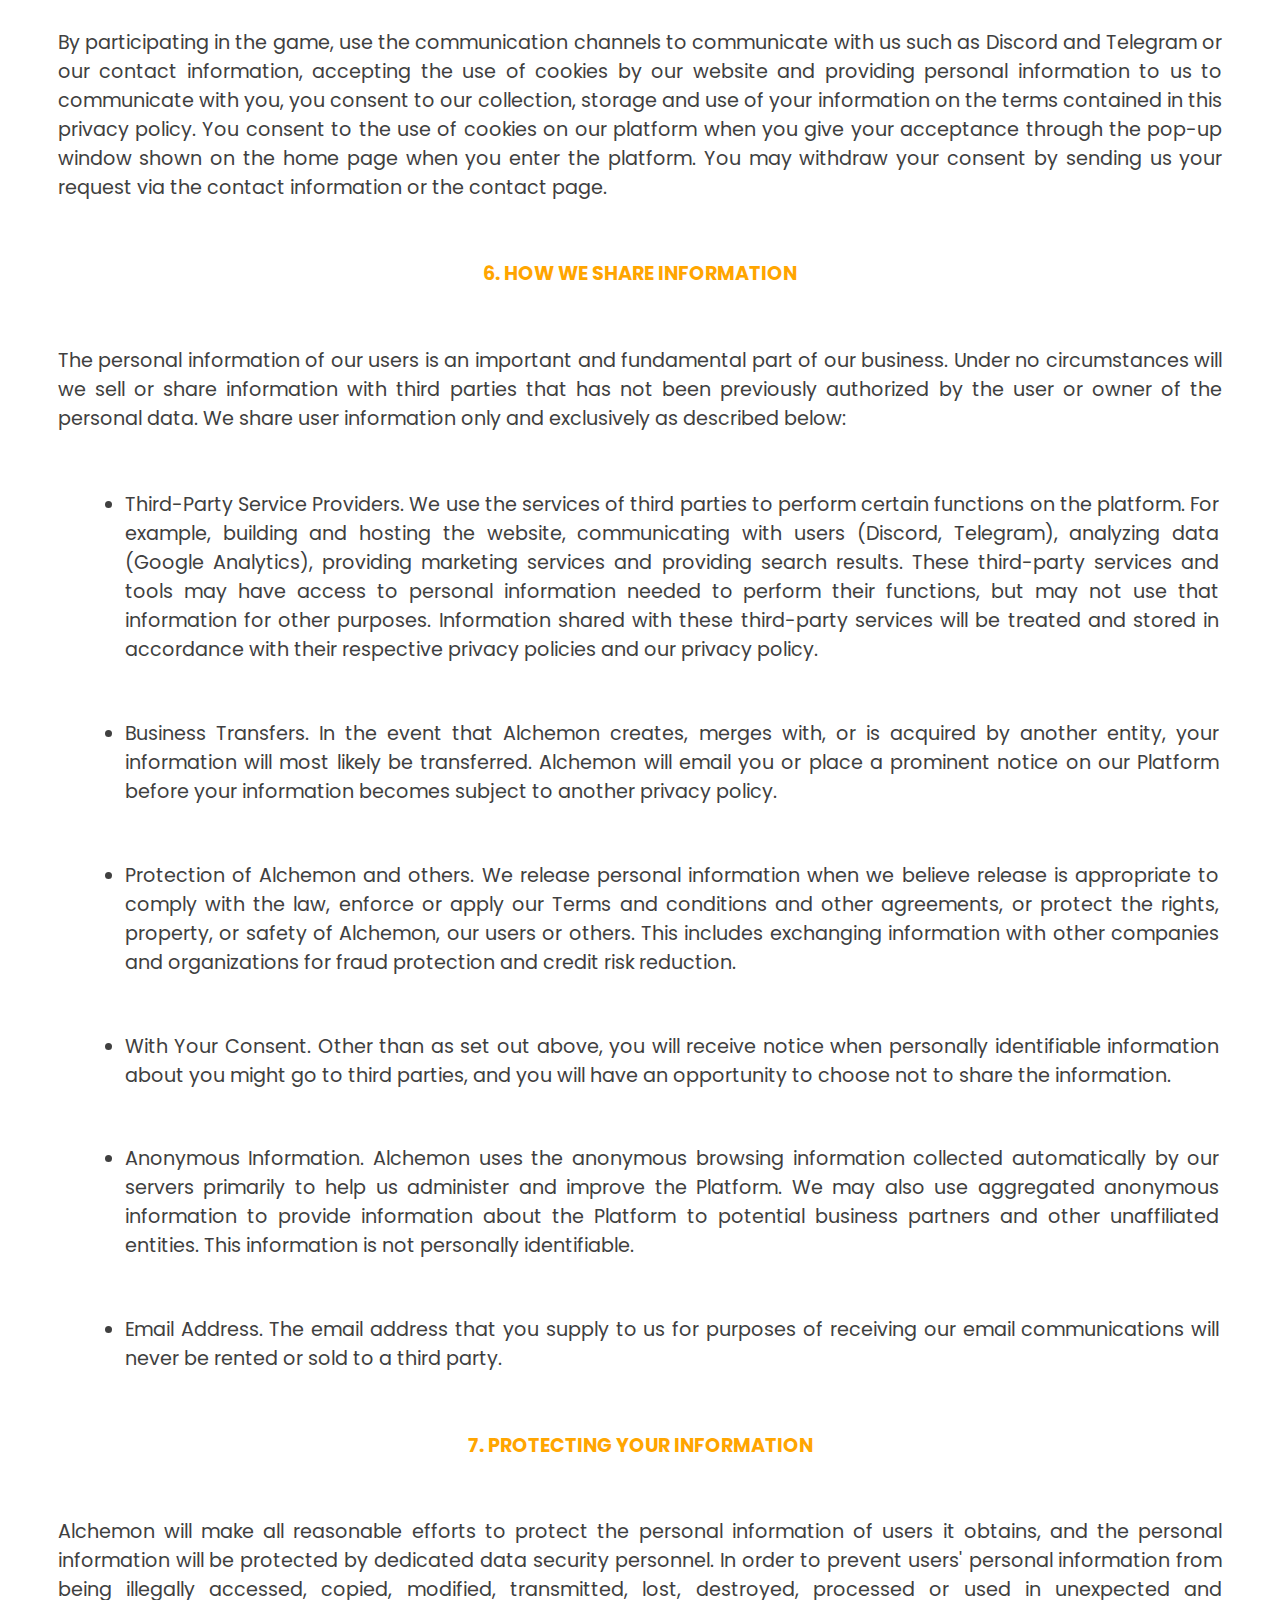
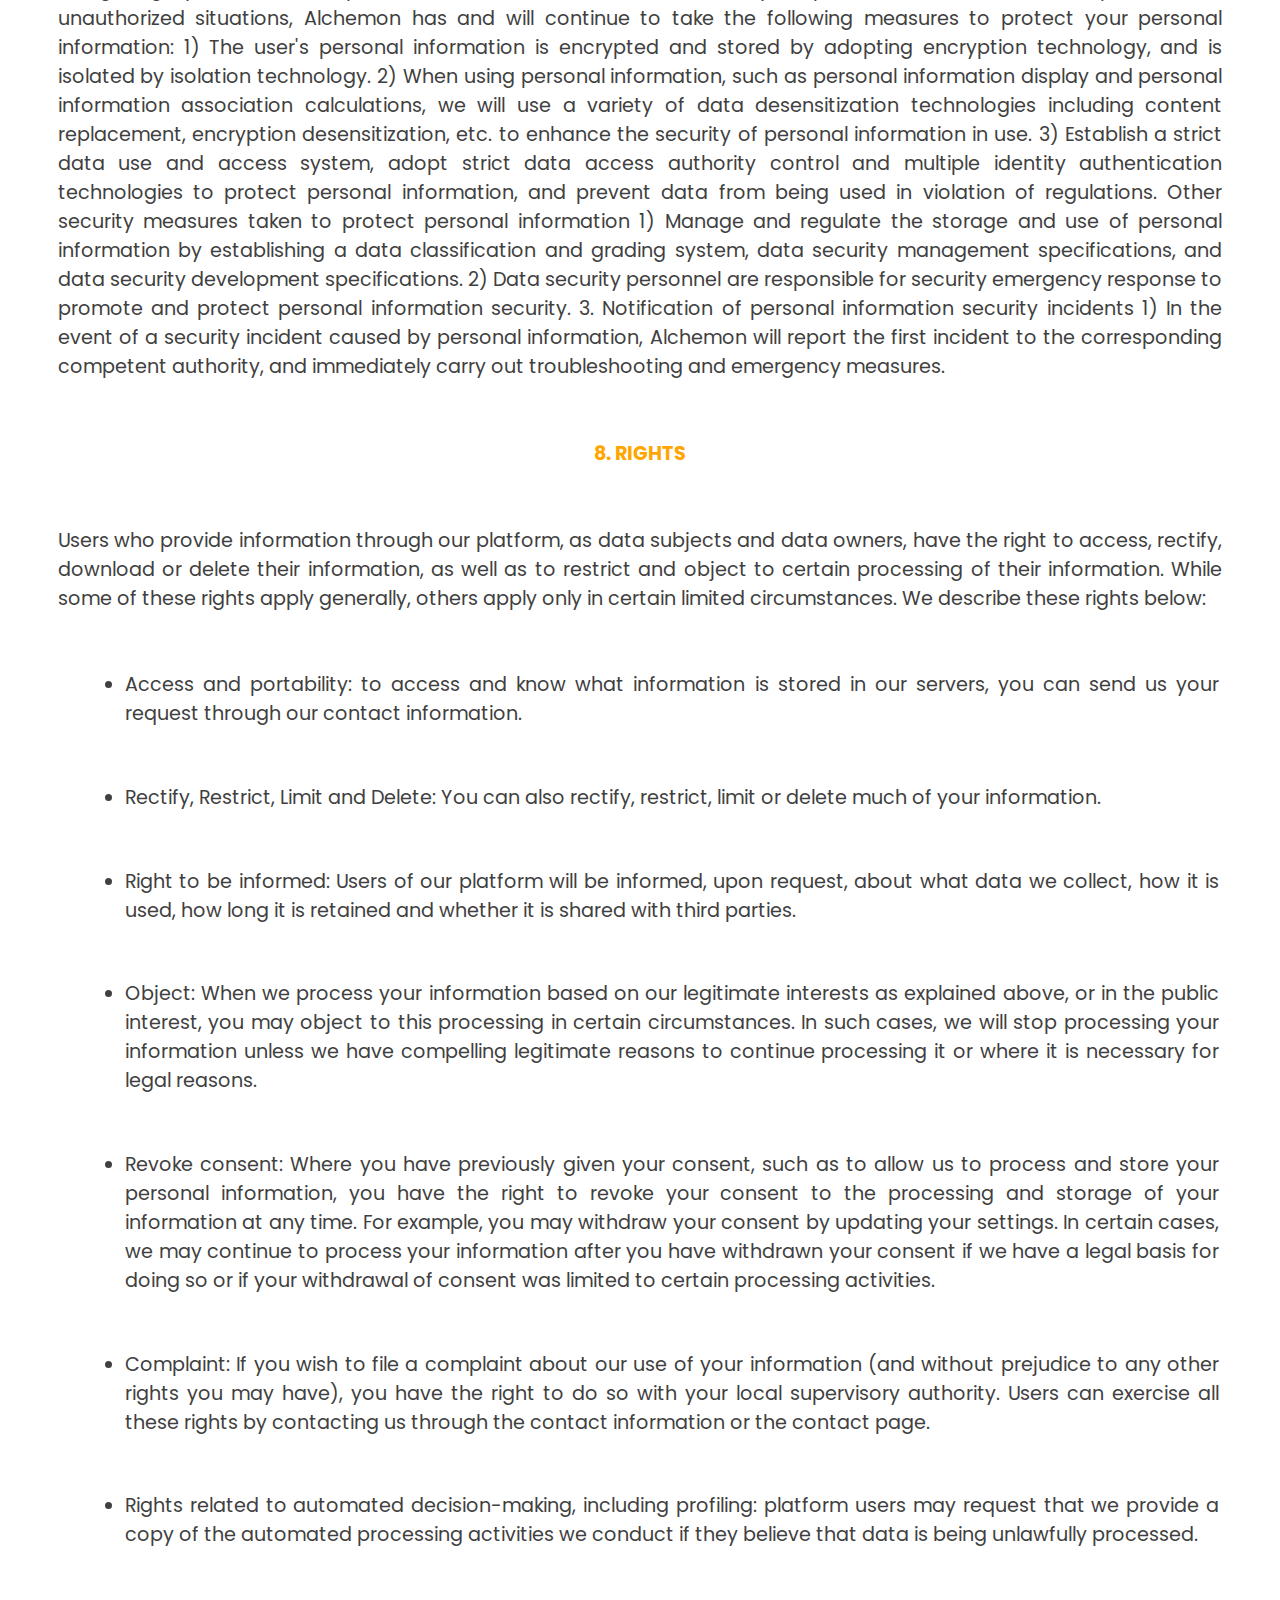
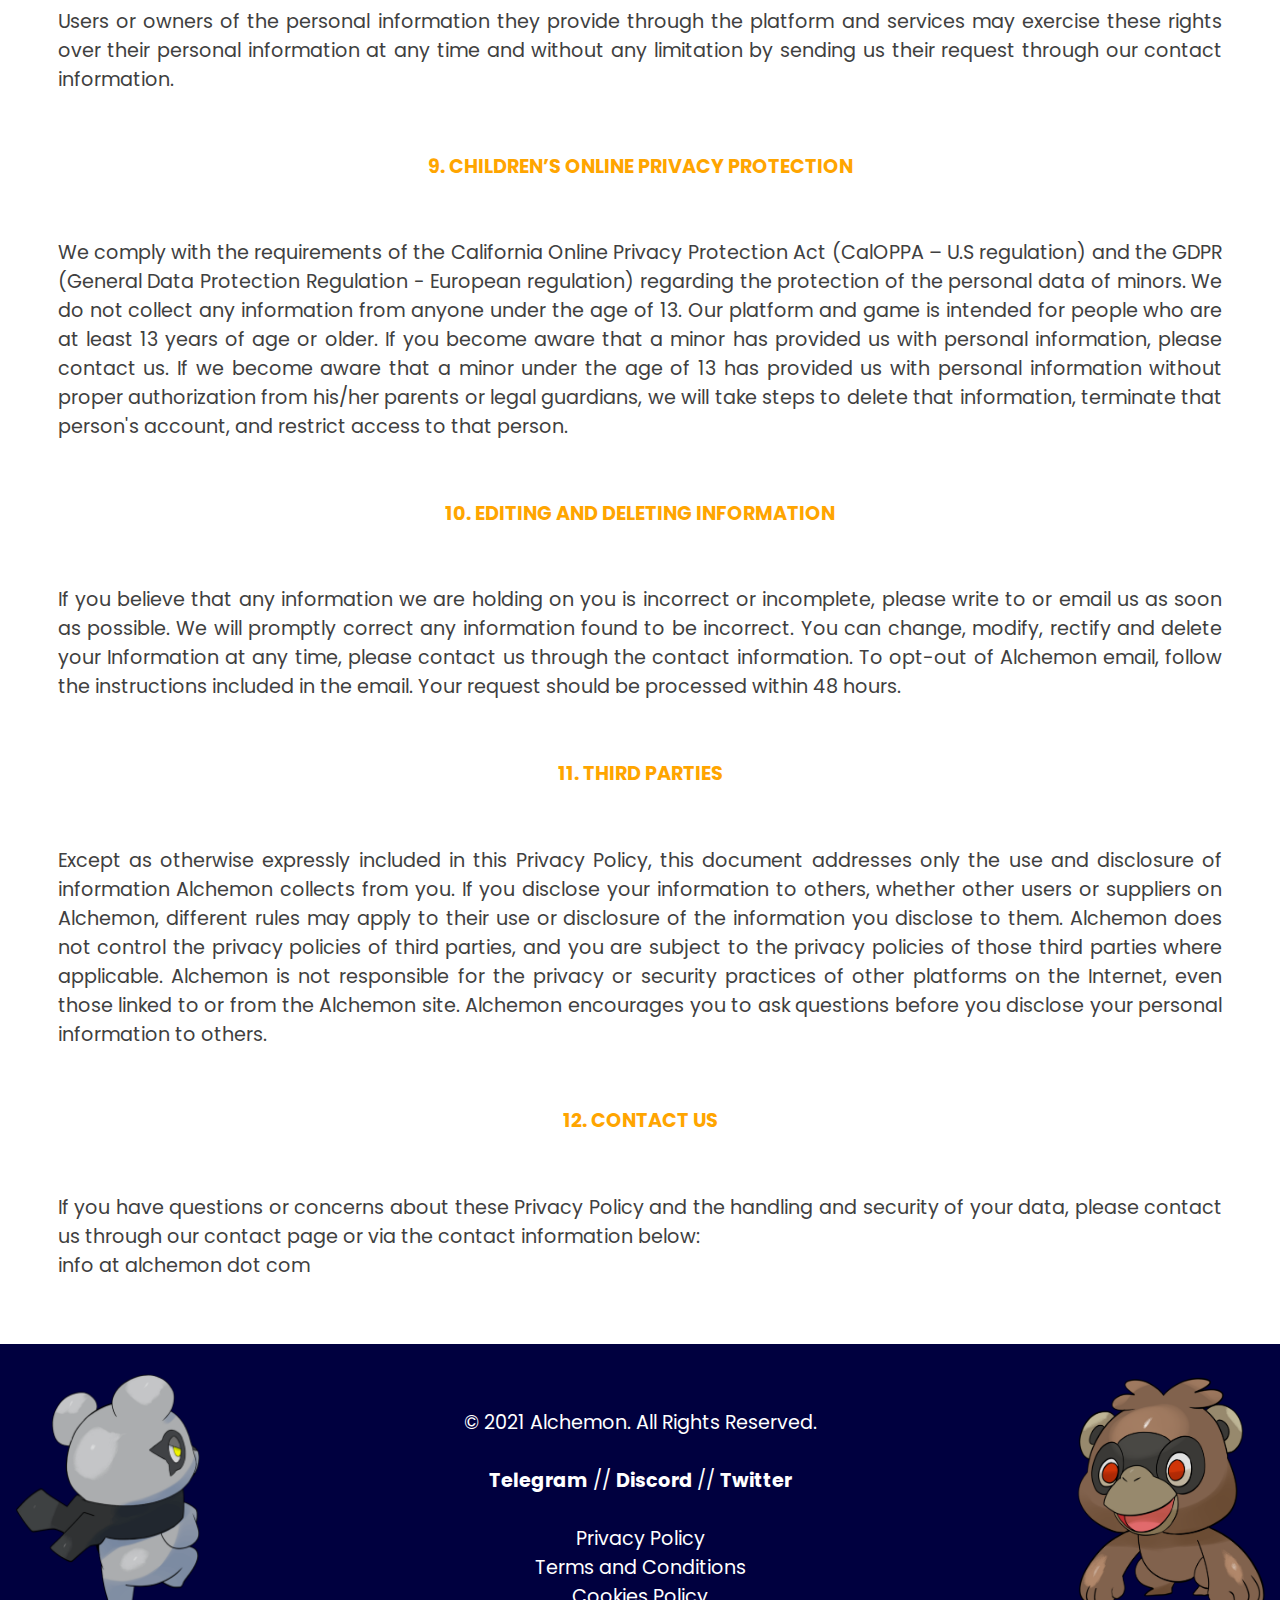
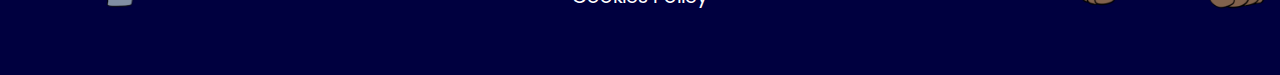
<file: Alchemon Website/privacypolicy.html>
<!doctype html>

<html lang="en">
	<head onload="loadFunction()" style="margin:0;">
		<meta charset="utf-8">
		<meta name="viewport" content="width=device-width, initial-scale=1">

		<title>Privacy Policy</title>
		<meta name="description" content="This is the website for Alchemon.">
		<meta name="author" content="Alchemon Inc">

		<meta property="og:title" content="The website for Alchemon.">
		<meta property="og:type" content="website">
		<meta property="og:url" content="https://alchemon.net/">
		<meta property="og:description" content="This is the website for Alchemon.">
		<meta property="og:image" content="images/alchemon_logo.png">

		<link rel="icon" href="images/egg.png">
		<link rel="stylesheet" href="css/style.css">
		<link rel="stylesheet" href="https://cdnjs.cloudflare.com/ajax/libs/font-awesome/4.7.0/css/font-awesome.min.css">
		<link rel="stylesheet" href="https://fonts.googleapis.com/css?family=Poppins">
	
		<script src="js/scripts.js"></script>
		<script src="https://ajax.googleapis.com/ajax/libs/jquery/3.5.1/jquery.min.js"></script>	
		<script src="https://code.jquery.com/jquery-3.6.0.js" integrity="sha256-H+K7U5CnXl1h5ywQfKtSj8PCmoN9aaq30gDh27Xc0jk=" crossorigin="anonymous"></script>
	
<!---LOADING PAGE--->
		<div id="loader_symbol" width="100%" ></div>
		<div id="loader_text">Alchemon loading!</div>
		<div id="loader_image"> <img src="images/egg.png" width="100%" alt="Alchemon Egg"></div>
	</head>

<!---BODY--->
	<body>

<!---NAVBAR--->
		<div class="topnav" id="myTopnav" onmouseover="navFunction()" onmouseout="navFunction()">
			<a href="javascript:void(0);" class="icon" >
				<i class="fa fa-bars"></i>
			</a>	
			<a href="#contact">CONTACT</a>
			<a href="news.html" target="_blank" >NEWS</a>
			<a href="https://www.randgallery.com/algo-collection/?address=ALCHY5SJXOXZXADZPD73KO6CYNZXDUWFYANTSXU6RIO3EZACIIXUCS3YDM" target="_blank">STORE</a>
			<a href="litepaper.html" target="_blank">LITEPAPER</a>
			<a href="tokens.html" target="_blank">TOKENS</a>
			<a href="alchedex.html" target="_blank">ALCHEDEX</a>
			<a href="how-to-play.html" target="_blank">HOW TO PLAY</a>
		</div>
		
<!---Navbar logo--->
		<div>
			<a href="index.html"><img class="sticky" src="images/alchemon_logo.png" alt="Alchemon logo"></a>
		</div>

<!---PRIVACY POLICY--->
		<table>
			<colgroup>
				<col width="10%"><col width="10%">
				<col width="10%"><col width="10%">
				<col width="10%"><col width="10%">
				<col width="10%"><col width="10%">
				<col width="10%"><col width="10%">
			</colgroup>
				<td colspan=10>
					<p class="darkBlueHeader" id="spreadText">PRIVACY POLICY</p>
							<p class="darkGrayText_1">Welcome to Alchemon! Alchemon is owned and operated by Alchemon Inc. (Hereinafter referred to as “Alchemon”) Alchemon values your privacy and the protection of your personal data. This privacy policy describes what information we collect from you, how we collect it, how we use it, how we obtain your consent, how long we keep it in our databases and, if necessary, with whom we share it. By using the website and participating in the Alchemon game, you are accepting the practices described in this Privacy Policy. Your use of the platform and participation in the game is also subject to our <a href="https://alchemon.net/termsandconditions.html" target="_blank">Terms and Conditions</a>. This privacy policy may change from time to time. Your continued use of the website and the Alchemon game after we make changes to this Privacy Policy is deemed acceptance of those changes, so please check this policy periodically for updates. This Privacy Policy has been developed and is maintained in accordance with all applicable federal and international laws and regulations and, specifically, with the California Online Privacy Protection Act (CalOPPA - U.S. regulation) and the General Data Protection Regulation (GDPR - European regulation).</p>
						<p class="orangeHeader" id="spreadText">1. GENERAL INFORMATION</p>
							<p class="darkGrayText_1">The personal data of the users that are collected and processed through: <a href="https://alchemon.net/" target="_blank">alchemon.net</a> will be under responsibility and in charge of: Alchemon Inc. (info at alchemon dot net).</p>
						<p class="orangeHeader" id="spreadText">2. TYPES OF INFORMATION GATHERED<br>
							<p class="darkGrayText_1">The information we collect from our users helps us to effectively provide our platform and to personalize and continually improve the user experience on the platform. These are the types of information we collect:
								<ul>	
									<li style="margin-left:5%;margin-right:5%;color:#404040;color:#404040">Information You Give Us. You provide information when you upload, post, share, search, read, listen and view content within the platform, website and game, participate in the game and/or communicate with us through our contact information or through our communication channels such as Discord or Telegram. As a result of those actions, you may provide us with the following information: First and last name; Email address; User content; Any additional information relating to you that you provide to us directly through our platform or indirectly through our platform or online presence such as ‘cookies’. Alchemon will not collect any personally identifiable information about you, unless you provide it.</li>
									<li style="margin-left:5%;margin-right:5%;color:#404040;">Information Collected Automatically: By accessing, registering and using the platform and website you automatically provide us with the following information:</li>
										<ul>
											<li style="margin-left:10%;margin-right:5%;color:#404040">The device and usage information you use to access the platform</li>
											<li style="margin-left:10%;margin-right:5%;color:#404040">Your IP address</li>
											<li style="margin-left:10%;margin-right:5%;color:#404040">Browser and device characteristics</li>
											<li style="margin-left:10%;margin-right:5%;color:#404040">Operating system</li>
											<li style="margin-left:10%;margin-right:5%;color:#404040">Referring URLs</li>
											<li style="margin-left:10%;margin-right:5%;color:#404040">Your location</li>
											<li style="margin-left:10%;margin-right:5%;color:#404040">Which parts of the website and platform you use most frequently</li>
										</ul>
								</ul>
							</p>
							<p class="darkGrayText_1">If you access the platform and website through a mobile phone, we will collect the following information:</p>
								<ul>
									<li style="margin-left:5%;margin-right:5%;color:#404040;">Mobile device ID</li>
									<li style="margin-left:5%;margin-right:5%;color:#404040;">Model and manufacturer</li> 
									<li style="margin-left:5%;margin-right:5%;color:#404040;">Operating system </li>
									<li style="margin-left:5%;margin-right:5%;color:#404040;">Version information </li>
									<li style="margin-left:5%;margin-right:5%;color:#404040;">IP address</li>
								</ul>
							<p class="darkGrayText_1">We also may use these services:</p>		
								<ul>
									<li style="margin-left:5%;margin-right:5%;color:#404040;">GOOGLE Analytics. We use Google Analytics provided by Google, Inc., USA (“Google”). These tool and technologies collect and analyze certain types of information, including IP addresses, device and software identifiers, referring and exit URLs, feature use metrics and statistics, media access control address (MAC Address), mobile unique device identifiers, and other similar information via the use of cookies. The information generated by Google Analytics (including your IP address) may be transmitted to and stored by Google on servers in the United States. We use the GOOGLE Analytics collection of data to enhance the platform and improve our service. Please consult Google's privacy policy here: <a href="https://policies.google.com/privacy" target="_blank">policies.google.com/privacy</a></li>
									<li style="margin-left:5%;margin-right:5%;color:#404040;">Social Media: On our platform you will find links and functions linked to different social networks, where you can share your information. The user will also be able to share information from their social networks through the platform or when logging in through their social network accounts. It is advisable to consult the privacy policy and data protection of each social media used on our platform.</li>
									<li style="margin-left:5%;margin-right:5%;color:#404040;">Telegram: <a href="https://telegram.org/privacy" target="_blank">telegram.org/privacy</a></li>
									<li style="margin-left:5%;margin-right:5%;color:#404040;">Discord: <a href="https://discord.com/privacy" target="_blank">discord.com/privacy</a></li>
									<li style="margin-left:5%;margin-right:5%;color:#404040;">Twitter: <a href="https://twitter.com/en/privacy" target="_blank">twitter.com/en/privacy</a></li>
								</ul>
						<p class="orangeHeader" id="spreadText">3. HOW LONG WE KEEP YOUR DATA</p>
							<p class="darkGrayText_1">Personal data provided by users through the platform will be retained for the time necessary to provide the platform and the functionalities available in the game and the website. Alchemon may be allowed to retain personal data for a longer period whenever the user has given consent to such processing, as long as such consent is not withdrawn. Furthermore, Alchemon may be obliged to retain personal data for a longer period whenever required to do so for the performance of a legal obligation or upon order of an authority. Once the retention period expires, personal data shall be deleted. Therefore, the right to access, the right to erasure, the right to rectification and the right to data portability cannot be enforced after expiration of the retention period.</p>
						<p class="orangeHeader" id="spreadText">4. HOW WE USE YOUR INFORMATION.</p>
							<p class="darkGrayText_1">In general, we use the information we collect primarily to provide, maintain, protect and improve our current platform and services. We use personal information collected through our site as described below and described elsewhere in this Policy to:</p>
								<ul>
									<li style="margin-left:5%;margin-right:5%;color:#404040;">Identify you as a user in our system.</li>
									<li style="margin-left:5%;margin-right:5%;color:#404040;">Provide functionalities within the website.</li>
									<li style="margin-left:5%;margin-right:5%;color:#404040;">Provide gaming functionalities such as trading or staking.</li>
									<li style="margin-left:5%;margin-right:5%;color:#404040;">Provide the raffles.</li>
									<li style="margin-left:5%;margin-right:5%;color:#404040;">Understand and improve your experience when participating in the game.</li>
									<li style="margin-left:5%;margin-right:5%;color:#404040;">Respond to your comments or questions through our support team.</li>
									<li style="margin-left:5%;margin-right:5%;color:#404040;">Send you related information, including confirmations, invoices, technical notices, updates, security alerts and support and administrative messages.</li>
									<li style="margin-left:5%;margin-right:5%;color:#404040;">Communicate with you about upcoming events, offers and news about content and services offered by Alchemon and our selected partners.</li>
									<li style="margin-left:5%;margin-right:5%;color:#404040;">Marketing purposes of Alchemon.</li>
									<li style="margin-left:5%;margin-right:5%;color:#404040;">Link or combine your information with other information we get from third parties to help understand your needs and provide you with better service.</li>
									<li style="margin-left:5%;margin-right:5%;color:#404040;">Protect, investigate and deter against fraudulent, unauthorized or illegal activity.</li>
								</ul>
						<p class="orangeHeader" id="spreadText">5. HOW DO YOU GET MY CONSENT?</p>
							<p class="darkGrayText_1">By participating in the game, use the communication channels to communicate with us such as Discord and Telegram or our contact information, accepting the use of cookies by our website and providing personal information to us to communicate with you, you consent to our collection, storage and use of your information on the terms contained in this privacy policy.  You consent to the use of cookies on our platform when you give your acceptance through the pop-up window shown on the home page when you enter the platform. You may withdraw your consent by sending us your request via the contact information or the contact page.</p>
						<p class="orangeHeader" id="spreadText">6. HOW WE SHARE INFORMATION</p>
							<p class="darkGrayText_1">The personal information of our users is an important and fundamental part of our business. Under no circumstances will we sell or share information with third parties that has not been previously authorized by the user or owner of the personal data. We share user information only and exclusively as described below:</p>
								<ul>
									<li style="margin-left:5%;margin-right:5%;color:#404040;">Third-Party Service Providers. We use the services of third parties to perform certain functions on the platform. For example, building and hosting the website, communicating with users (Discord, Telegram), analyzing data (Google Analytics), providing marketing services and providing search results. These third-party services and tools may have access to personal information needed to perform their functions, but may not use that information for other purposes. Information shared with these third-party services will be treated and stored in accordance with their respective privacy policies and our privacy policy.</li>
									<li style="margin-left:5%;margin-right:5%;color:#404040;">Business Transfers. In the event that Alchemon creates, merges with, or is acquired by another entity, your information will most likely be transferred. Alchemon will email you or place a prominent notice on our Platform before your information becomes subject to another privacy policy.
									<li style="margin-left:5%;margin-right:5%;color:#404040;">Protection of Alchemon and others. We release personal information when we believe release is appropriate to comply with the law, enforce or apply our Terms and conditions and other agreements, or protect the rights, property, or safety of Alchemon, our users or others. This includes exchanging information with other companies and organizations for fraud protection and credit risk reduction.
									<li style="margin-left:5%;margin-right:5%;color:#404040;">With Your Consent. Other than as set out above, you will receive notice when personally identifiable information about you might go to third parties, and you will have an opportunity to choose not to share the information.
									<li style="margin-left:5%;margin-right:5%;color:#404040;">Anonymous Information. Alchemon uses the anonymous browsing information collected automatically by our servers primarily to help us administer and improve the Platform. We may also use aggregated anonymous information to provide information about the Platform to potential business partners and other unaffiliated entities. This information is not personally identifiable.
									<li style="margin-left:5%;margin-right:5%;color:#404040;">Email Address. The email address that you supply to us for purposes of receiving our email communications will never be rented or sold to a third party.
								</ul>
						<p class="orangeHeader" id="spreadText">7. PROTECTING YOUR INFORMATION</p>
							<p class="darkGrayText_1">Alchemon will make all reasonable efforts to protect the personal information of users it obtains, and the personal information will be protected by dedicated data security personnel. In order to prevent users' personal information from being illegally accessed, copied, modified, transmitted, lost, destroyed, processed or used in unexpected and unauthorized situations, Alchemon has and will continue to take the following measures to protect your personal information: 1) The user's personal information is encrypted and stored by adopting encryption technology, and is isolated by isolation technology. 2) When using personal information, such as personal information display and personal information association calculations, we will use a variety of data desensitization technologies including content replacement, encryption desensitization, etc. to enhance the security of personal information in use. 3) Establish a strict data use and access system, adopt strict data access authority control and multiple identity authentication technologies to protect personal information, and prevent data from being used in violation of regulations. Other security measures taken to protect personal information 1) Manage and regulate the storage and use of personal information by establishing a data classification and grading system, data security management specifications, and data security development specifications. 2) Data security personnel are responsible for security emergency response to promote and protect personal information security. 3. Notification of personal information security incidents 1) In the event of a security incident caused by personal information, Alchemon will report the first incident to the corresponding competent authority, and immediately carry out troubleshooting and emergency measures.</p>
						<p class="orangeHeader" id="spreadText">8. RIGHTS</p>
							<p class="darkGrayText_1">Users who provide information through our platform, as data subjects and data owners, have the right to access, rectify, download or delete their information, as well as to restrict and object to certain processing of their information. While some of these rights apply generally, others apply only in certain limited circumstances. We describe these rights below:</p>
								<ul>
									<li style="margin-left:5%;margin-right:5%;color:#404040;">Access and portability: to access and know what information is stored in our servers, you can send us your request through our contact information.
									<li style="margin-left:5%;margin-right:5%;color:#404040;">Rectify, Restrict, Limit and Delete: You can also rectify, restrict, limit or delete much of your information.
									<li style="margin-left:5%;margin-right:5%;color:#404040;">Right to be informed: Users of our platform will be informed, upon request, about what data we collect, how it is used, how long it is retained and whether it is shared with third parties.
									<li style="margin-left:5%;margin-right:5%;color:#404040;">Object: When we process your information based on our legitimate interests as explained above, or in the public interest, you may object to this processing in certain circumstances. In such cases, we will stop processing your information unless we have compelling legitimate reasons to continue processing it or where it is necessary for legal reasons.
									<li style="margin-left:5%;margin-right:5%;color:#404040;">Revoke consent: Where you have previously given your consent, such as to allow us to process and store your personal information, you have the right to revoke your consent to the processing and storage of your information at any time. For example, you may withdraw your consent by updating your settings. In certain cases, we may continue to process your information after you have withdrawn your consent if we have a legal basis for doing so or if your withdrawal of consent was limited to certain processing activities.
									<li style="margin-left:5%;margin-right:5%;color:#404040;">Complaint: If you wish to file a complaint about our use of your information (and without prejudice to any other rights you may have), you have the right to do so with your local supervisory authority. Users can exercise all these rights by contacting us through the contact information or the contact page.
									<li style="margin-left:5%;margin-right:5%;color:#404040;">Rights related to automated decision-making, including profiling: platform users may request that we provide a copy of the automated processing activities we conduct if they believe that data is being unlawfully processed. <br>
								</ul>
							<p class="darkGrayText_1">Users or owners of the personal information they provide through the platform and services may exercise these rights over their personal information at any time and without any limitation by sending us their request through our contact information.</p>
						<p class="orangeHeader" id="spreadText">9. CHILDREN’S ONLINE PRIVACY PROTECTION</p>
							<p class="darkGrayText_1">We comply with the requirements of the California Online Privacy Protection Act (CalOPPA – U.S regulation) and the GDPR (General Data Protection Regulation - European regulation) regarding the protection of the personal data of minors. We do not collect any information from anyone under the age of 13. Our platform and game is intended for people who are at least 13 years of age or older. If you become aware that a minor has provided us with personal information, please contact us. If we become aware that a minor under the age of 13 has provided us with personal information without proper authorization from his/her parents or legal guardians, we will take steps to delete that information, terminate that person's account, and restrict access to that person.</p>
						<p class="orangeHeader" id="spreadText">10. EDITING AND DELETING INFORMATION</p>
							<p class="darkGrayText_1">If you believe that any information we are holding on you is incorrect or incomplete, please write to or email us as soon as possible. We will promptly correct any information found to be incorrect. You can change, modify, rectify and delete your Information at any time, please contact us through the contact information. To opt-out of Alchemon email, follow the instructions included in the email. Your request should be processed within 48 hours.</p>
						<p class="orangeHeader" id="spreadText">11. THIRD PARTIES</p>
							<p class="darkGrayText_1">Except as otherwise expressly included in this Privacy Policy, this document addresses only the use and disclosure of information Alchemon collects from you. If you disclose your information to others, whether other users or suppliers on Alchemon, different rules may apply to their use or disclosure of the information you disclose to them. Alchemon does not control the privacy policies of third parties, and you are subject to the privacy policies of those third parties where applicable. Alchemon is not responsible for the privacy or security practices of other platforms on the Internet, even those linked to or from the Alchemon site. Alchemon encourages you to ask questions before you disclose your personal information to others.</p>
						<p class="orangeHeader" id="spreadText">12. CONTACT US </p>
						<p class="darkGrayText_1" id="marginFix_2">If you have questions or concerns about these Privacy Policy and the handling and security of your data, please contact us through our contact page or via the contact information below:<br> 
						info at alchemon dot com</p>
			

<!---FOOTER--->
			<tr>
				<td colspan=10 class="footer">
					<p id="marginFix_3" >© 2021 Alchemon. All Rights Reserved.<br><br><a class="footerLink" href="https://t.me/joinchat/WbyxkfAyJDZmMzE5" target="_blank">Telegram</a> // <a class="footerLink" href="https://discord.gg/qKtk4XGXyS" target="_blank">Discord </a>// <a class="footerLink" href="https://twitter.com/AlchemonNFT" target="_blank">Twitter</a><br><br><a class="footerLink" href="privacypolicy.html" target="_blank" style="font-weight: normal">Privacy Policy</a><br><a class="footerLink" href="termsandconditions.html" target="_blank" style="font-weight: normal">Terms and Conditions</a><br><a class="footerLink" href="cookiespolicy.html" target="_blank" style="font-weight: normal">Cookies Policy</a>
						<img class="footerImage1" src="images/backs/4_miya_back.png" width="15%" alt="Miya">
						<img id="contact" class="footerImage2" src="images/19_slug.png" width="15%" alt="Slug">
					</p>
				</td>
			</tr>		
	
	</body>
</html>
</file>
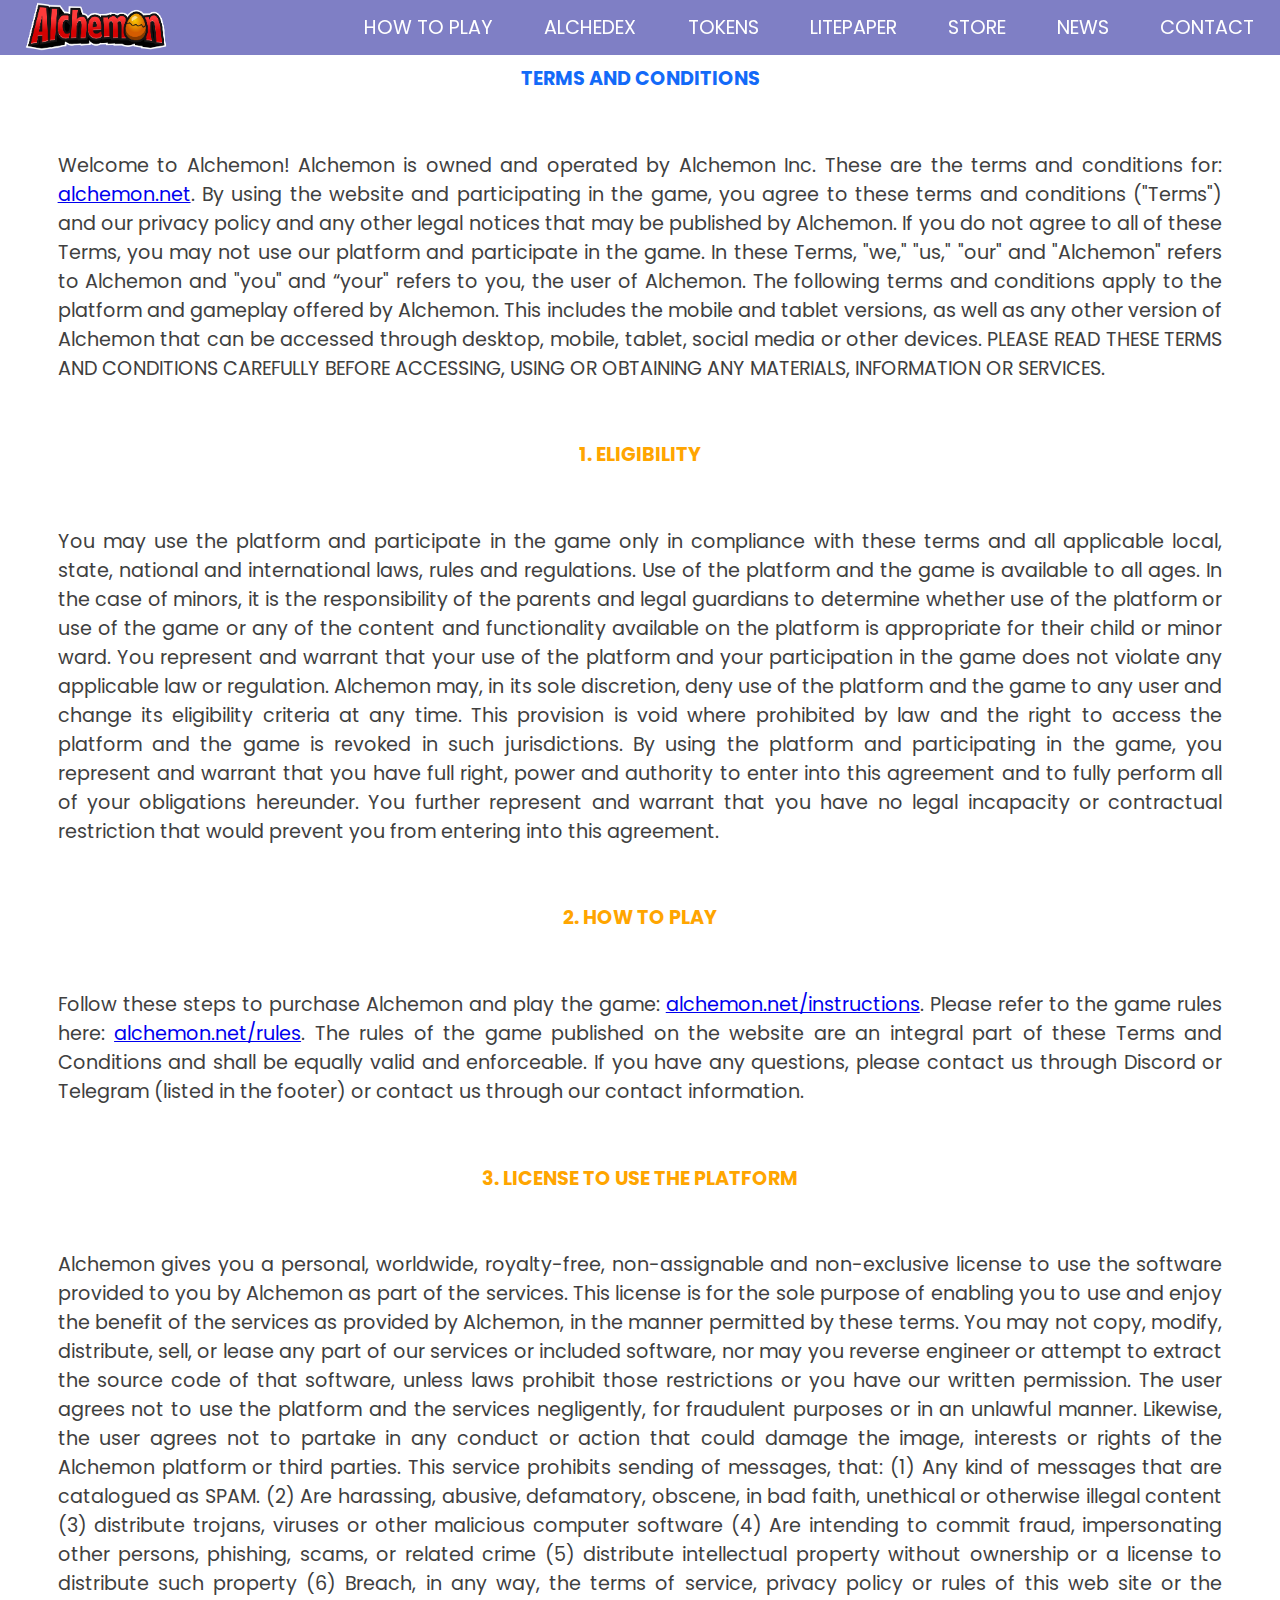
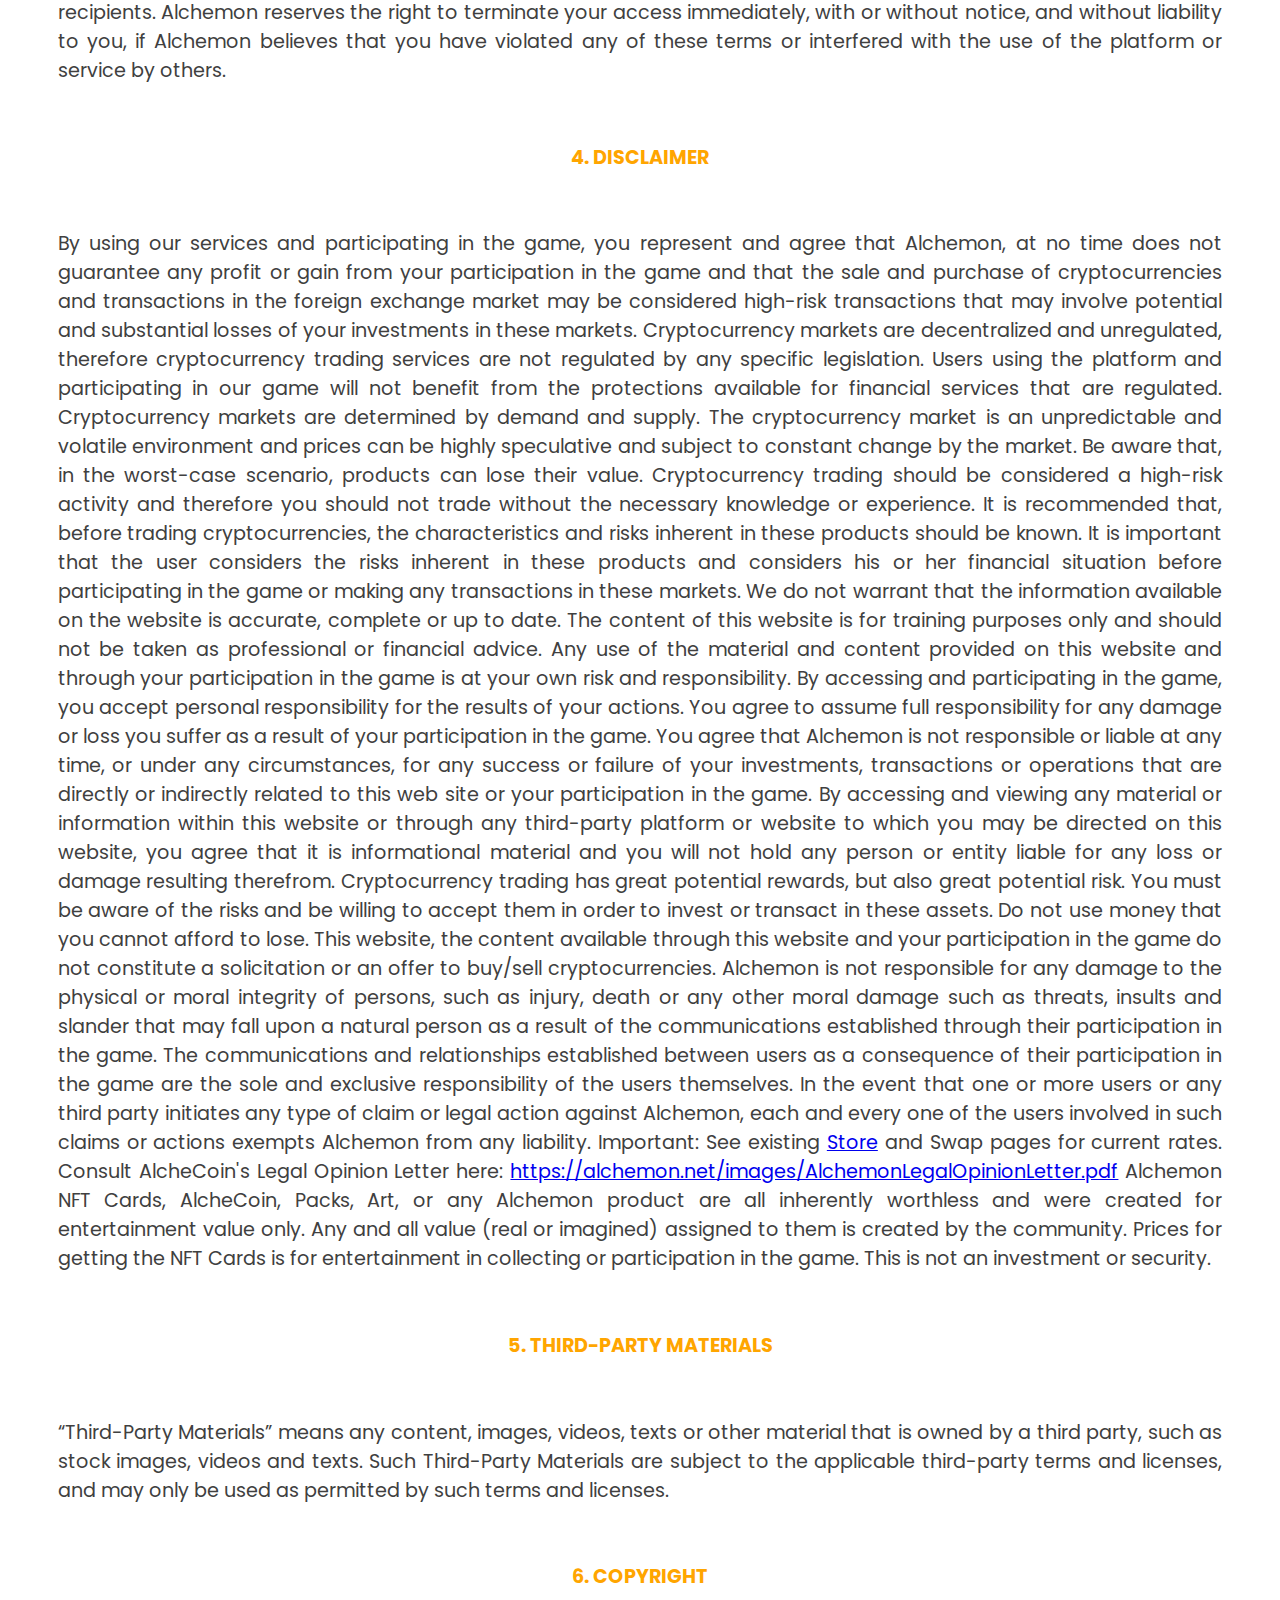
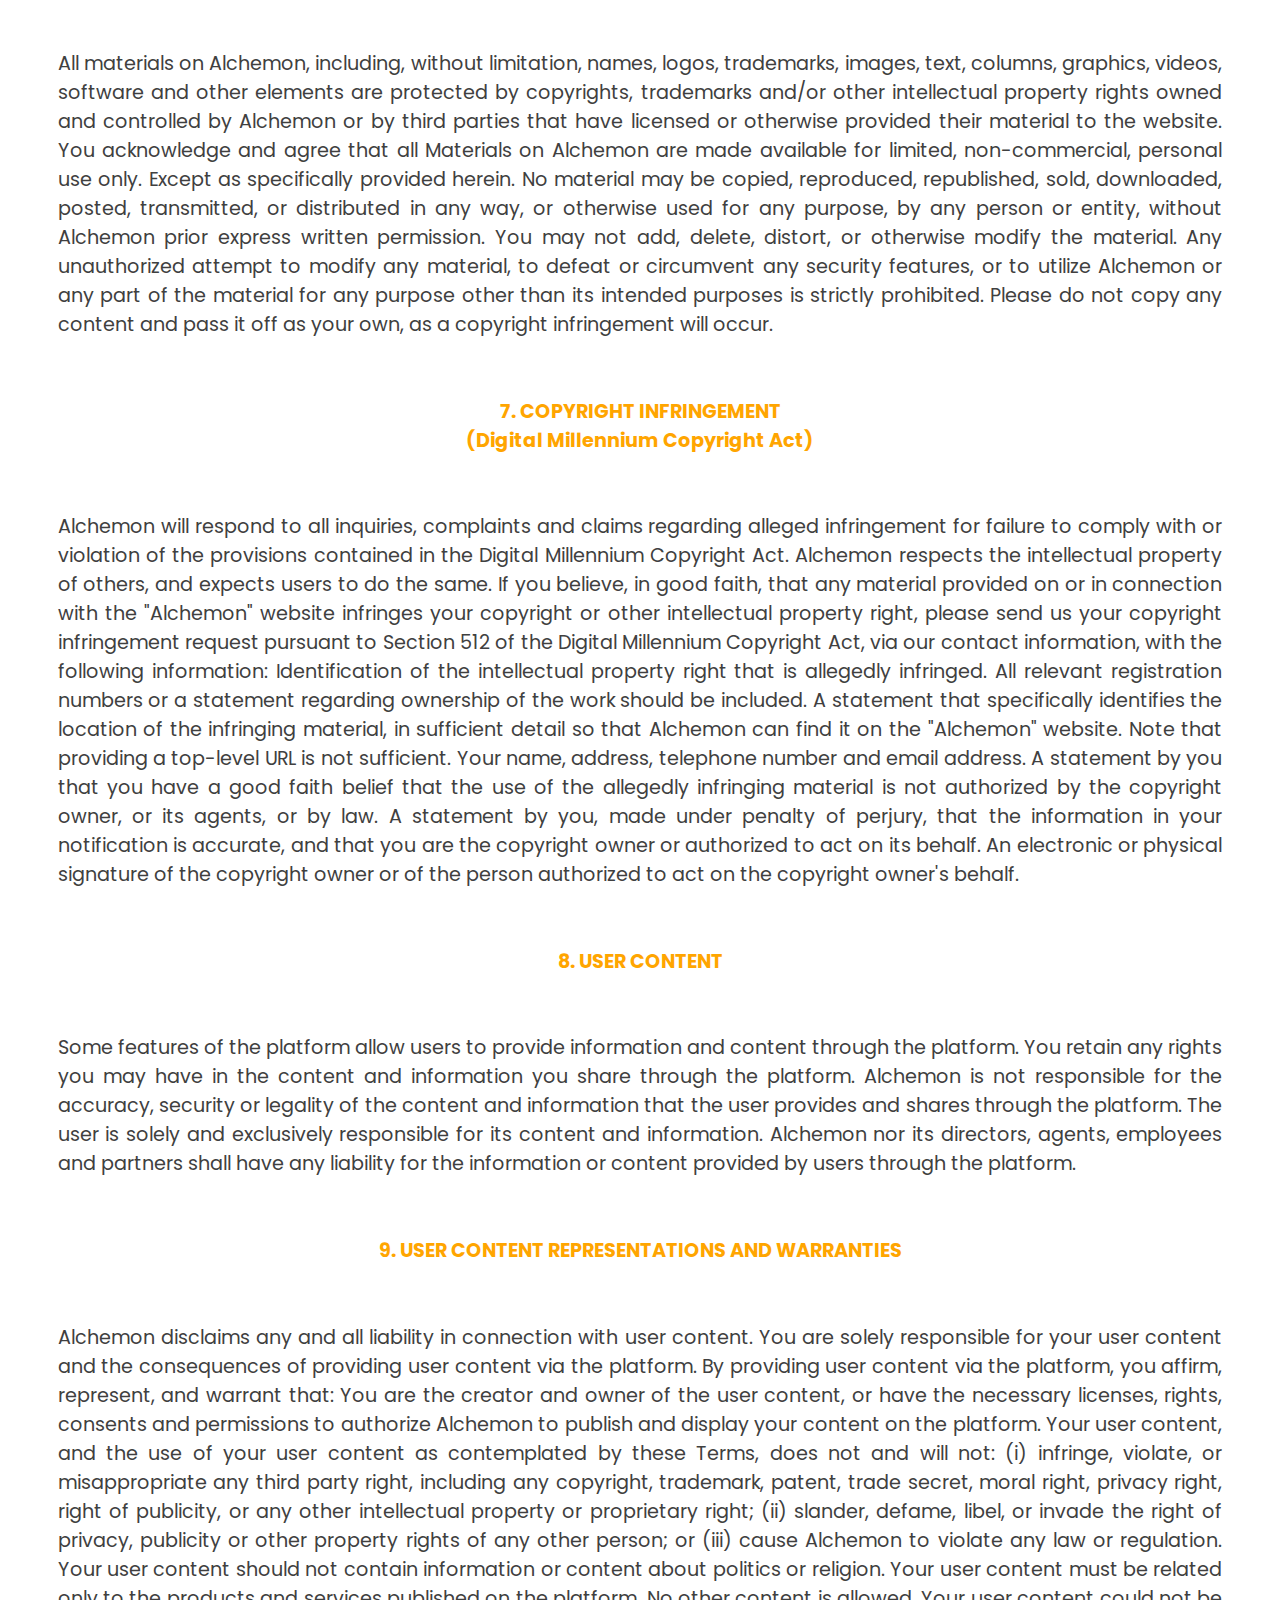
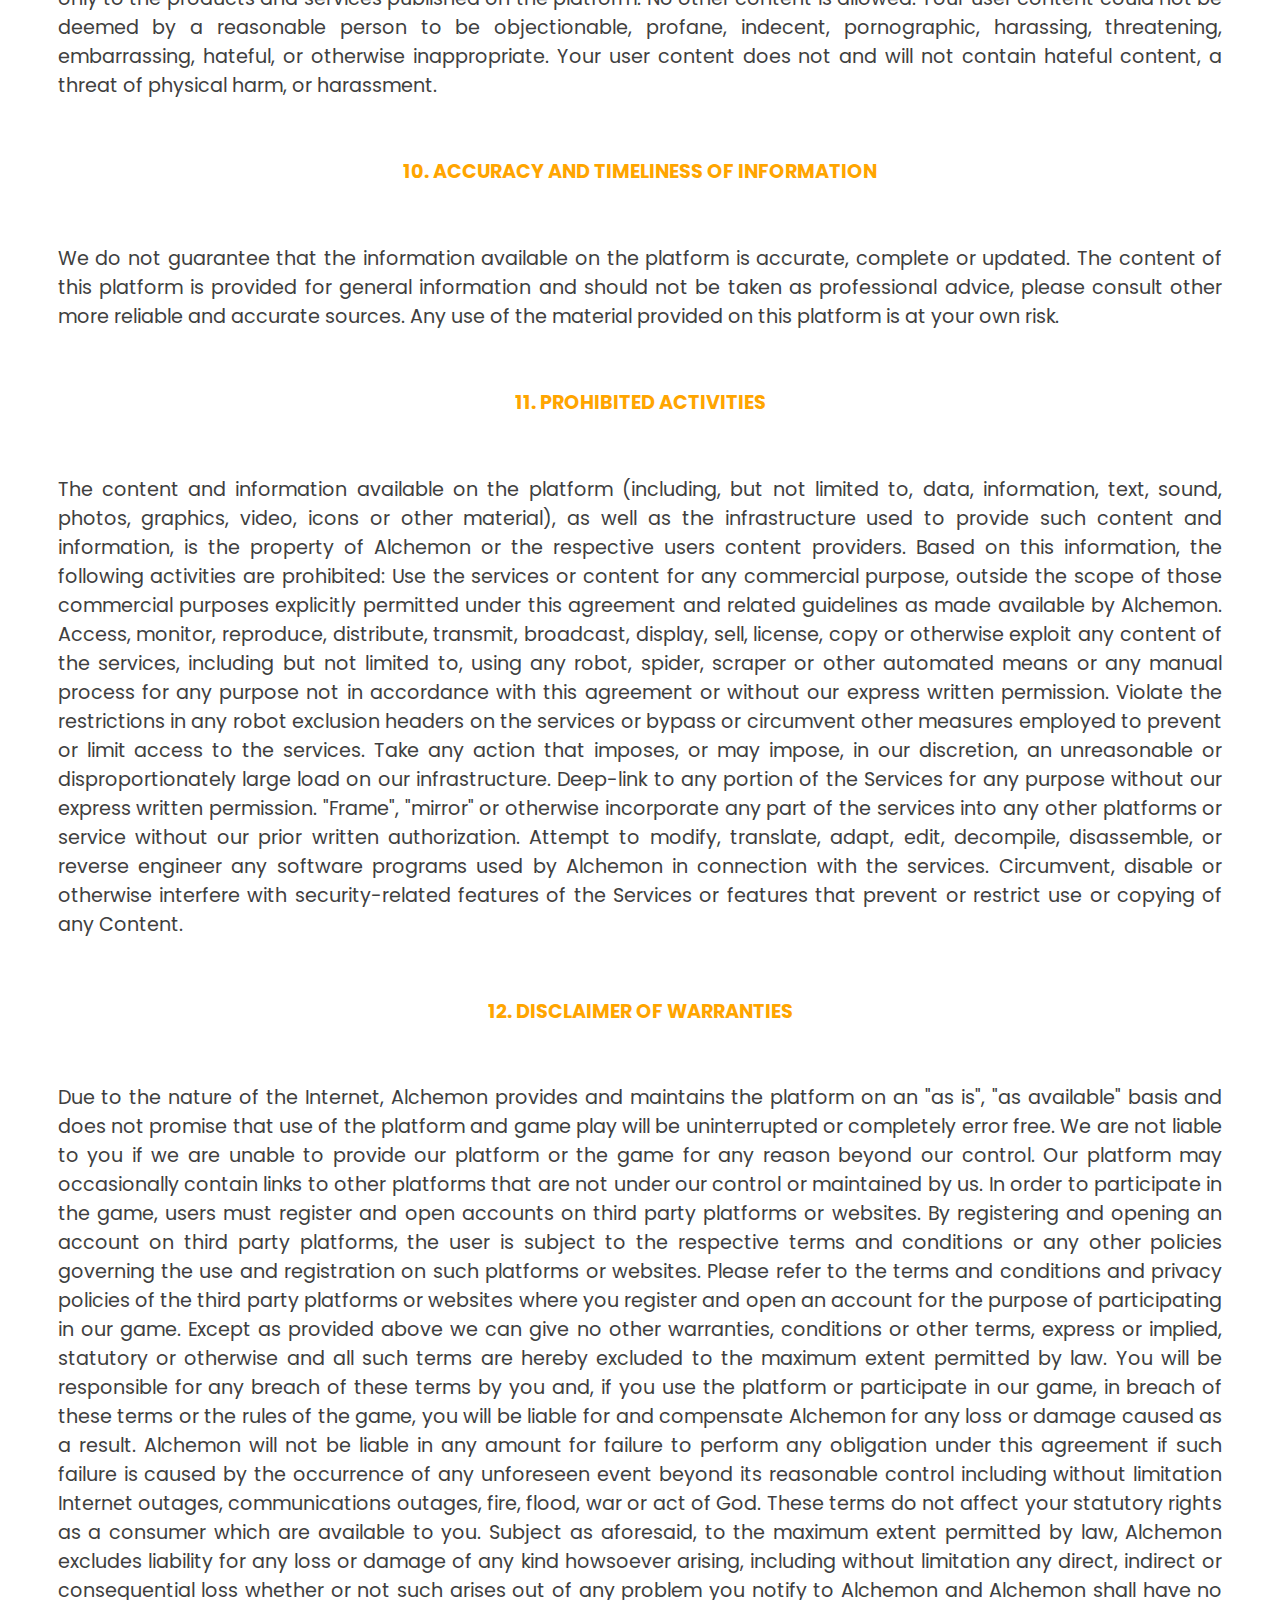
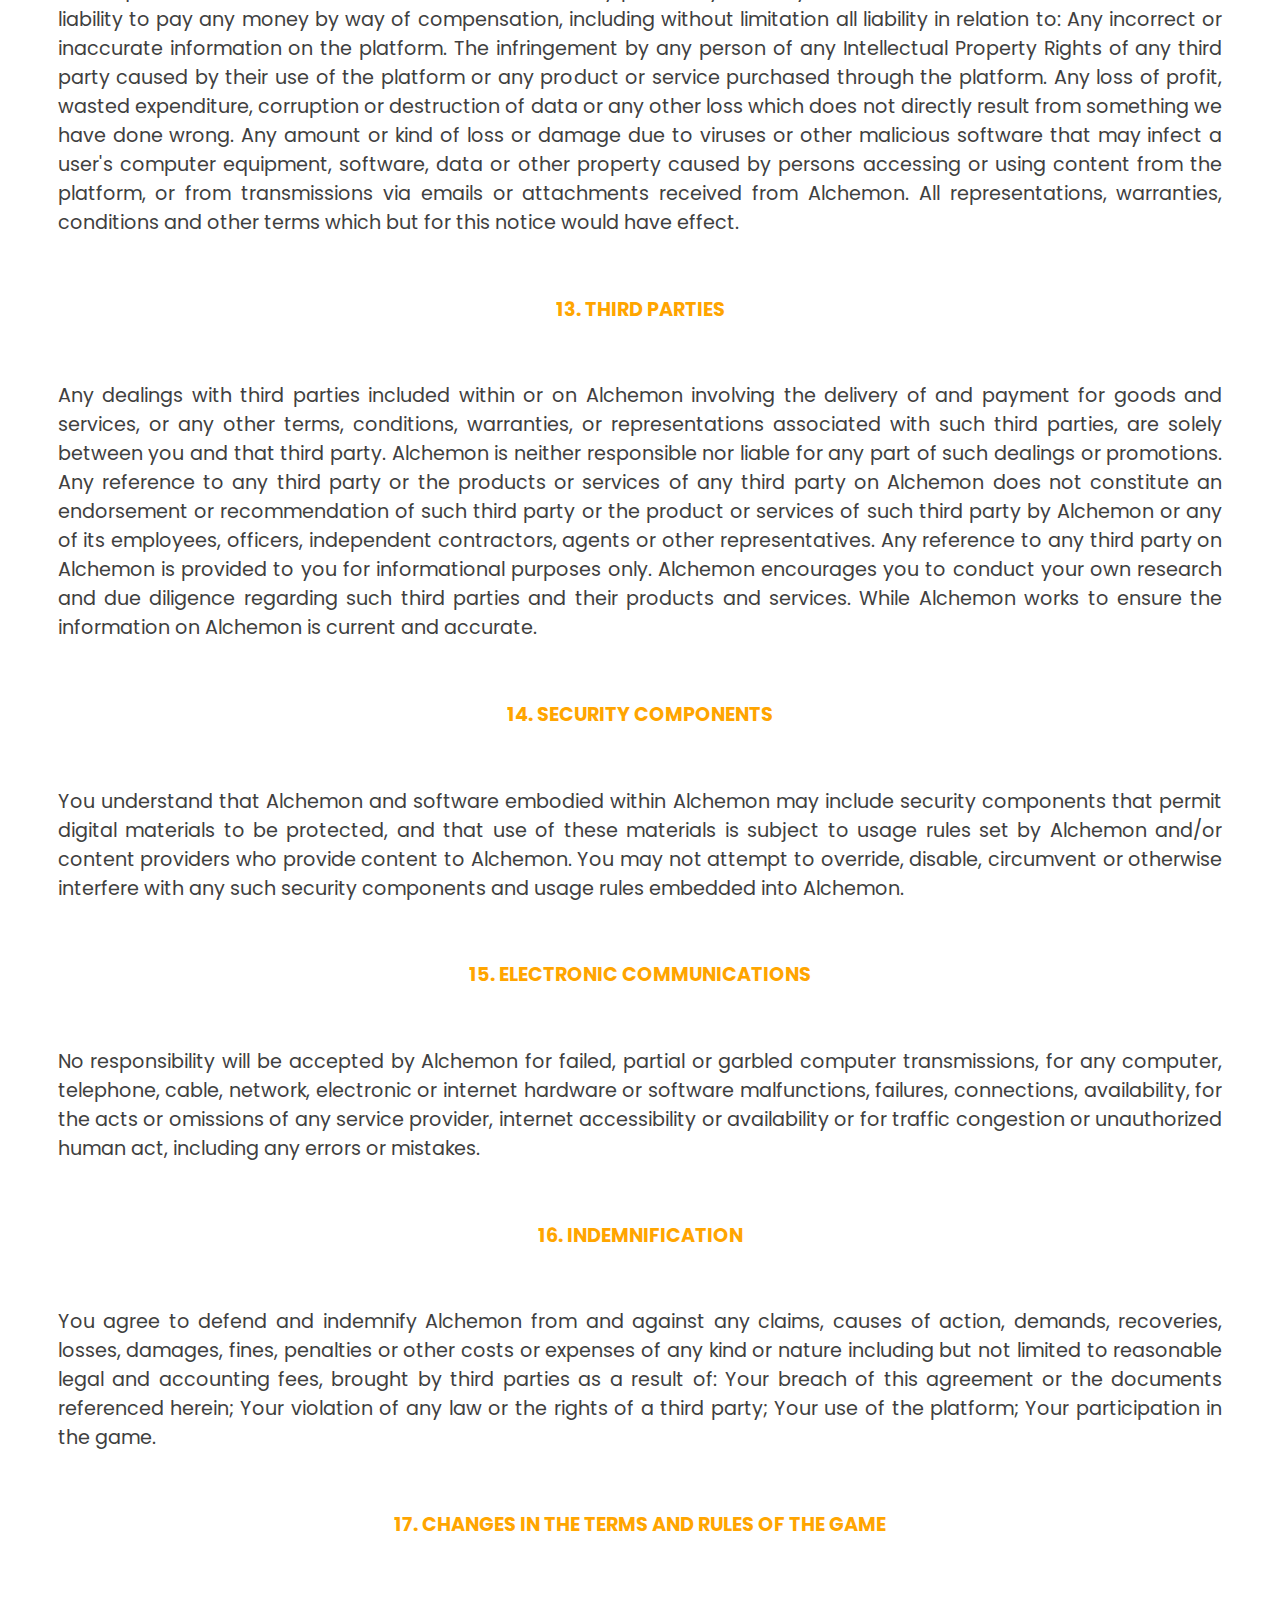
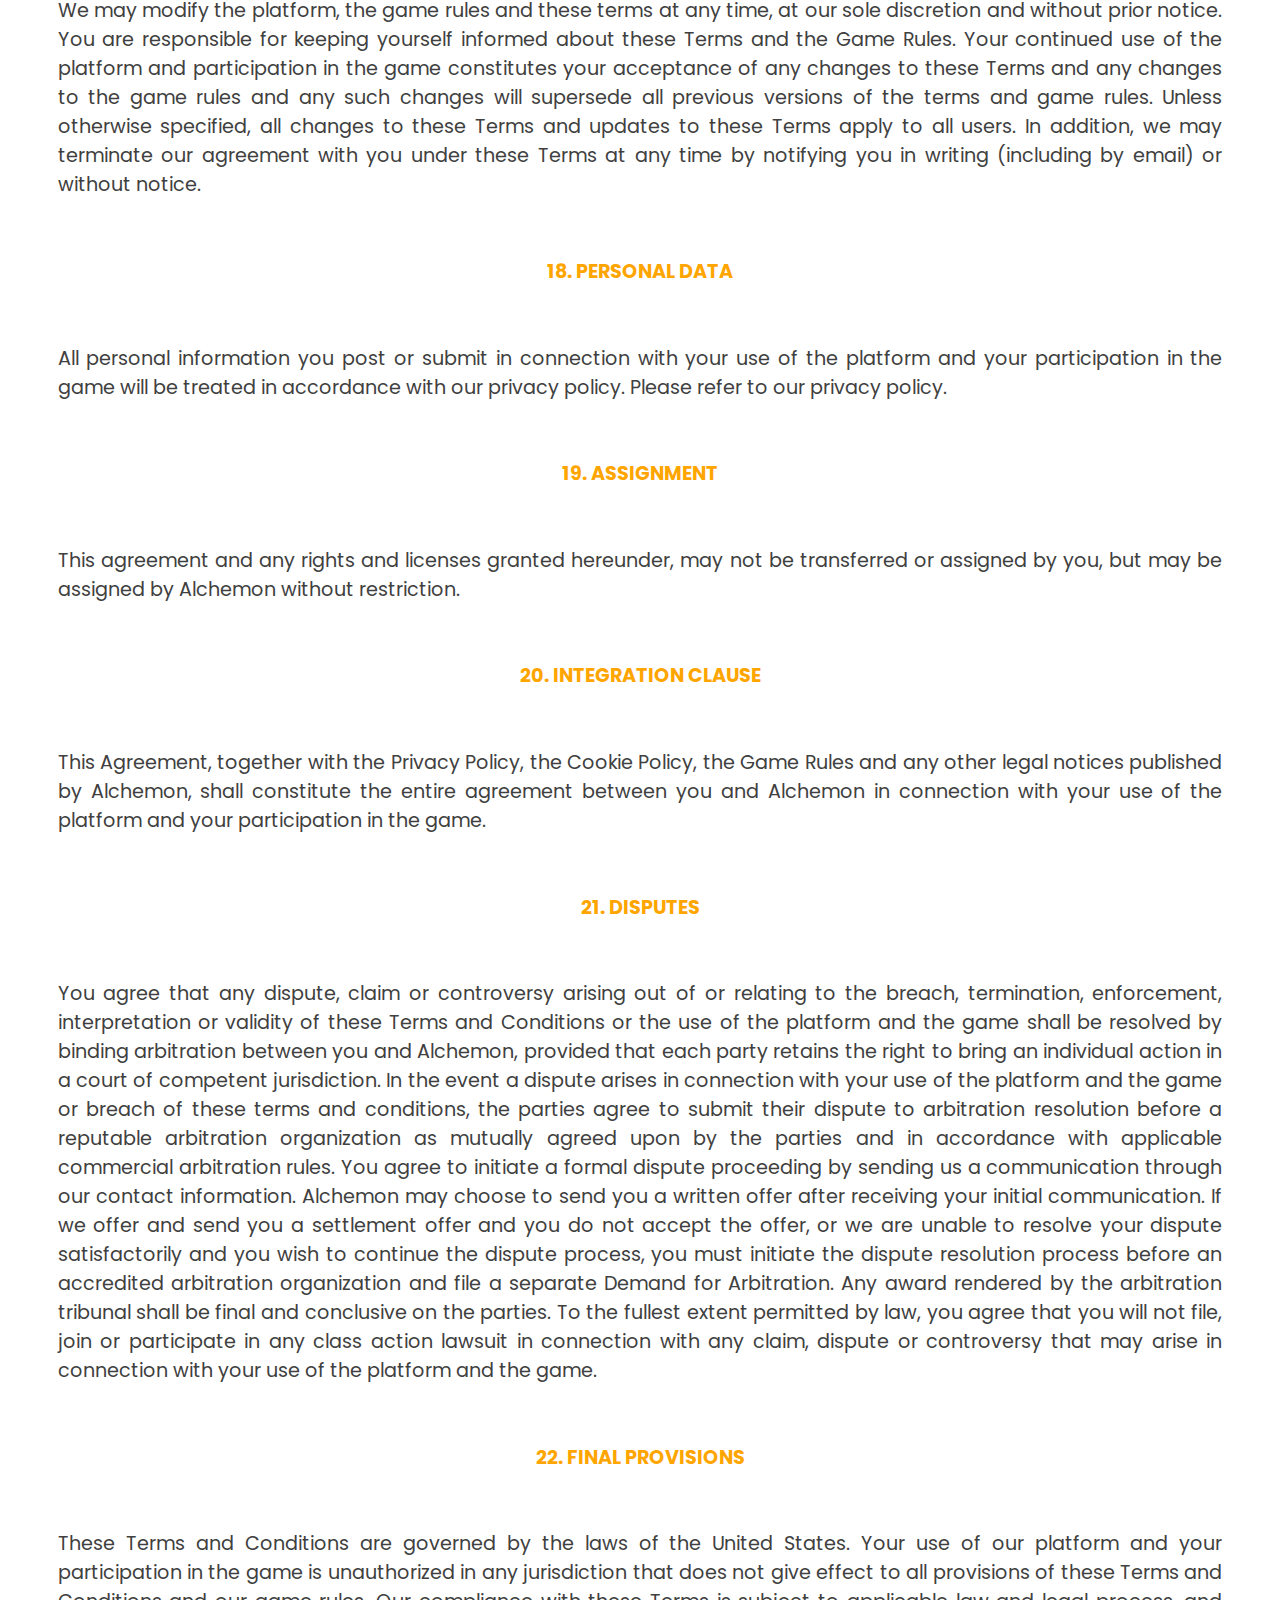
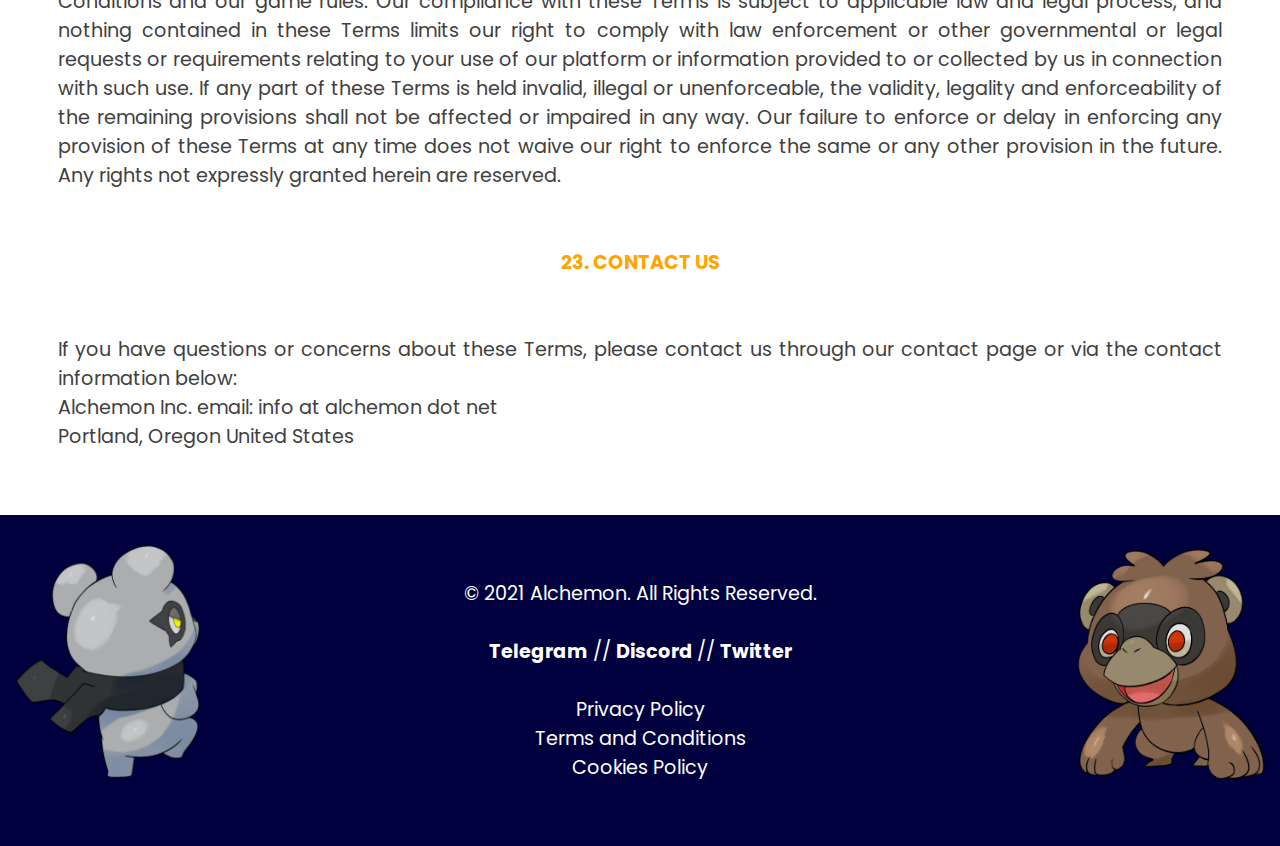
<file: Alchemon Website/termsandconditions.html>
<!doctype html>

<html lang="en">
	<head onload="loadFunction()" style="margin:0;">
		<meta charset="utf-8">
		<meta name="viewport" content="width=device-width, initial-scale=1">

		<title>Terms and Conditions</title>
		<meta name="description" content="This is the website for Alchemon.">
		<meta name="author" content="Alchemon Inc">

		<meta property="og:title" content="The website for Alchemon.">
		<meta property="og:type" content="website">
		<meta property="og:url" content="https://alchemon.net/">
		<meta property="og:description" content="This is the website for Alchemon.">
		<meta property="og:image" content="images/alchemon_logo.png">

		<link rel="icon" href="images/egg.png">
		<link rel="stylesheet" href="css/style.css">
		<link rel="stylesheet" href="https://cdnjs.cloudflare.com/ajax/libs/font-awesome/4.7.0/css/font-awesome.min.css">
		<link rel="stylesheet" href="https://fonts.googleapis.com/css?family=Poppins">
	
		<script src="js/scripts.js"></script>
		<script src="https://ajax.googleapis.com/ajax/libs/jquery/3.5.1/jquery.min.js"></script>	
		<script src="https://code.jquery.com/jquery-3.6.0.js" integrity="sha256-H+K7U5CnXl1h5ywQfKtSj8PCmoN9aaq30gDh27Xc0jk=" crossorigin="anonymous"></script>
	
<!---LOADING PAGE--->
		<div id="loader_symbol" width="100%" ></div>
		<div id="loader_text">Alchemon loading!</div>
		<div id="loader_image"> <img src="images/egg.png" width="100%" alt="Alchemon Egg"></div>
	</head>

<!---BODY--->
	<body>

<!---NAVBAR--->
		<div class="topnav" id="myTopnav" onmouseover="navFunction()" onmouseout="navFunction()">
			<a href="javascript:void(0);" class="icon" >
				<i class="fa fa-bars"></i>
			</a>	
			<a href="#contact">CONTACT</a>
			<a href="news.html" target="_blank" >NEWS</a>
			<a href="https://www.randgallery.com/algo-collection/?address=ALCHY5SJXOXZXADZPD73KO6CYNZXDUWFYANTSXU6RIO3EZACIIXUCS3YDM" target="_blank">STORE</a>
			<a href="litepaper.html" target="_blank">LITEPAPER</a>
			<a href="tokens.html" target="_blank">TOKENS</a>
			<a href="alchedex.html" target="_blank">ALCHEDEX</a>
			<a href="how-to-play.html" target="_blank">HOW TO PLAY</a>
		</div>
		
<!---Navbar logo--->
		<div>
			<a href="index.html"><img class="sticky" src="images/alchemon_logo.png" alt="Alchemon logo"></a>
		</div>

<!---TERMS AND CONDITIONS--->
		<table>
			<colgroup>
				<col width="10%"><col width="10%">
				<col width="10%"><col width="10%">
				<col width="10%"><col width="10%">
				<col width="10%"><col width="10%">
				<col width="10%"><col width="10%">
			</colgroup>
				<td colspan=10>
					<p class="darkBlueHeader" id="spreadText">TERMS AND CONDITIONS</p>
							<p class="darkGrayText_1">Welcome to Alchemon! Alchemon is owned and operated by Alchemon Inc. These are the terms and conditions for: <a href="https://alchemon.net" target="_blank">alchemon.net</a>. By using the website and participating in the game, you agree to these terms and conditions ("Terms") and our privacy policy and any other legal notices that may be published by Alchemon. If you do not agree to all of these Terms, you may not use our platform and participate in the game. In these Terms, "we," "us," "our" and "Alchemon" refers to Alchemon and "you" and “your" refers to you, the user of Alchemon. The following terms and conditions apply to the platform and gameplay offered by Alchemon. This includes the mobile and tablet versions, as well as any other version of Alchemon that can be accessed through desktop, mobile, tablet, social media or other devices. PLEASE READ THESE TERMS AND CONDITIONS CAREFULLY BEFORE ACCESSING, USING OR OBTAINING ANY MATERIALS, INFORMATION OR SERVICES.</p>
						<p class="orangeHeader" id="spreadText">1. ELIGIBILITY</p>
							<p class="darkGrayText_1">You may use the platform and participate in the game only in compliance with these terms and all applicable local, state, national and international laws, rules and regulations. Use of the platform and the game is available to all ages. In the case of minors, it is the responsibility of the parents and legal guardians to determine whether use of the platform or use of the game or any of the content and functionality available on the platform is appropriate for their child or minor ward.  You represent and warrant that your use of the platform and your participation in the game does not violate any applicable law or regulation. Alchemon may, in its sole discretion, deny use of the platform and the game to any user and change its eligibility criteria at any time. This provision is void where prohibited by law and the right to access the platform and the game is revoked in such jurisdictions. By using the platform and participating in the game, you represent and warrant that you have full right, power and authority to enter into this agreement and to fully perform all of your obligations hereunder. You further represent and warrant that you have no legal incapacity or contractual restriction that would prevent you from entering into this agreement.</p>
						<p class="orangeHeader" id="spreadText">2. HOW TO PLAY</p>
							<p class="darkGrayText_1">Follow these steps to purchase Alchemon and play the game: <a href="https://alchemon.net/instructions.html" target="_blank">alchemon.net/instructions</a>. Please refer to the game rules here: <a href="https://alchemon.net/rules.html" target="_blank">alchemon.net/rules</a>. The rules of the game published on the website are an integral part of these Terms and Conditions and shall be equally valid and enforceable. If you have any questions, please contact us through Discord or Telegram (listed in the footer) or contact us through our contact information.</p>
						<p class="orangeHeader" id="spreadText">3. LICENSE TO USE THE PLATFORM</p>
							<p class="darkGrayText_1">Alchemon gives you a personal, worldwide, royalty-free, non-assignable and non-exclusive license to use the software provided to you by Alchemon as part of the services. This license is for the sole purpose of enabling you to use and enjoy the benefit of the services as provided by Alchemon, in the manner permitted by these terms. You may not copy, modify, distribute, sell, or lease any part of our services or included software, nor may you reverse engineer or attempt to extract the source code of that software, unless laws prohibit those restrictions or you have our written permission. The user agrees not to use the platform and the services negligently, for fraudulent purposes or in an unlawful manner. Likewise, the user agrees not to partake in any conduct or action that could damage the image, interests or rights of the Alchemon platform or third parties. This service prohibits sending of messages, that: (1) Any kind of messages that are catalogued as SPAM. (2) Are harassing, abusive, defamatory, obscene, in bad faith, unethical or otherwise illegal content (3) distribute trojans, viruses or other malicious computer software (4) Are intending to commit fraud, impersonating other persons, phishing, scams, or related crime (5) distribute intellectual property without ownership or a license to distribute such property (6) Breach, in any way, the terms of service, privacy policy or rules of this web site or the recipients. Alchemon reserves the right to terminate your access immediately, with or without notice, and without liability to you, if Alchemon believes that you have violated any of these terms or interfered with the use of the platform or service by others. </p>
						<p class="orangeHeader" id="spreadText">4. DISCLAIMER</p>
							<p class="darkGrayText_1">By using our services and participating in the game, you represent and agree that Alchemon, at no time does not guarantee any profit or gain from your participation in the game and that the sale and purchase of cryptocurrencies and transactions in the foreign exchange market may be considered high-risk transactions that may involve potential and substantial losses of your investments in these markets. Cryptocurrency markets are decentralized and unregulated, therefore cryptocurrency trading services are not regulated by any specific legislation. Users using the platform and participating in our game will not benefit from the protections available for financial services that are regulated. Cryptocurrency markets are determined by demand and supply. The cryptocurrency market is an unpredictable and volatile environment and prices can be highly speculative and subject to constant change by the market. Be aware that, in the worst-case scenario, products can lose their value. Cryptocurrency trading should be considered a high-risk activity and therefore you should not trade without the necessary knowledge or experience. It is recommended that, before trading cryptocurrencies, the characteristics and risks inherent in these products should be known. It is important that the user considers the risks inherent in these products and considers his or her financial situation before participating in the game or making any transactions in these markets. We do not warrant that the information available on the website is accurate, complete or up to date. The content of this website is for training purposes only and should not be taken as professional or financial advice. Any use of the material and content provided on this website and through your participation in the game is at your own risk and responsibility. By accessing and participating in the game, you accept personal responsibility for the results of your actions. You agree to assume full responsibility for any damage or loss you suffer as a result of your participation in the game. You agree that Alchemon is not responsible or liable at any time, or under any circumstances, for any success or failure of your investments, transactions or operations that are directly or indirectly related to this web site or your participation in the game. By accessing and viewing any material or information within this website or through any third-party platform or website to which you may be directed on this website, you agree that it is informational material and you will not hold any person or entity liable for any loss or damage resulting therefrom. Cryptocurrency trading has great potential rewards, but also great potential risk. You must be aware of the risks and be willing to accept them in order to invest or transact in these assets. Do not use money that you cannot afford to lose. This website, the content available through this website and your participation in the game do not constitute a solicitation or an offer to buy/sell cryptocurrencies. Alchemon is not responsible for any damage to the physical or moral integrity of persons, such as injury, death or any other moral damage such as threats, insults and slander that may fall upon a natural person as a result of the communications established through their participation in the game. The communications and relationships established between users as a consequence of their participation in the game are the sole and exclusive responsibility of the users themselves. In the event that one or more users or any third party initiates any type of claim or legal action against Alchemon, each and every one of the users involved in such claims or actions exempts Alchemon from any liability. Important: See existing <a href="https://www.randgallery.com/algo-collection/?address=ALCHY5SJXOXZXADZPD73KO6CYNZXDUWFYANTSXU6RIO3EZACIIXUCS3YDM" target="_blank">Store</a> and Swap pages for current rates. Consult AlcheCoin's Legal Opinion Letter here: <a href="https://alchemon.net/images/AlchemonLegalOpinionLetter.pdf" target="_blank">https://alchemon.net/images/AlchemonLegalOpinionLetter.pdf</a> Alchemon NFT Cards, AlcheCoin, Packs, Art, or any Alchemon product are all inherently worthless and were created for entertainment value only. Any and all value (real or imagined) assigned to them is created by the community. Prices for getting the NFT Cards is for entertainment in collecting or participation in the game. This is not an investment or security.</p>
						<p class="orangeHeader" id="spreadText">5. THIRD-PARTY MATERIALS</p>
							<p class="darkGrayText_1">“Third-Party Materials” means any content, images, videos, texts or other material that is owned by a third party, such as stock images, videos and texts. Such Third-Party Materials are subject to the applicable third-party terms and licenses, and may only be used as permitted by such terms and licenses.</p>
						<p class="orangeHeader" id="spreadText">6. COPYRIGHT</p>
							<p class="darkGrayText_1">All materials on Alchemon, including, without limitation, names, logos, trademarks, images, text, columns, graphics, videos, software and other elements are protected by copyrights, trademarks and/or other intellectual property rights owned and controlled by Alchemon or by third parties that have licensed or otherwise provided their material to the website. You acknowledge and agree that all Materials on Alchemon are made available for limited, non-commercial, personal use only. Except as specifically provided herein. No material may be copied, reproduced, republished, sold, downloaded, posted, transmitted, or distributed in any way, or otherwise used for any purpose, by any person or entity, without Alchemon prior express written permission. You may not add, delete, distort, or otherwise modify the material. Any unauthorized attempt to modify any material, to defeat or circumvent any security features, or to utilize Alchemon or any part of the material for any purpose other than its intended purposes is strictly prohibited. Please do not copy any content and pass it off as your own, as a copyright infringement will occur.</p>
						<p class="orangeHeader" id="spreadText">7. COPYRIGHT INFRINGEMENT<br>(Digital Millennium Copyright Act)</p>
							<p class="darkGrayText_1">Alchemon will respond to all inquiries, complaints and claims regarding alleged infringement for failure to comply with or violation of the provisions contained in the Digital Millennium Copyright Act. Alchemon respects the intellectual property of others, and expects users to do the same.  If you believe, in good faith, that any material provided on or in connection with the "Alchemon" website infringes your copyright or other intellectual property right, please send us your copyright infringement request pursuant to Section 512 of the Digital Millennium Copyright Act, via our contact information, with the following information: Identification of the intellectual property right that is allegedly infringed. All relevant registration numbers or a statement regarding ownership of the work should be included. A statement that specifically identifies the location of the infringing material, in sufficient detail so that Alchemon can find it on the "Alchemon" website.  Note that providing a top-level URL is not sufficient. Your name, address, telephone number and email address. A statement by you that you have a good faith belief that the use of the allegedly infringing material is not authorized by the copyright owner, or its agents, or by law. A statement by you, made under penalty of perjury, that the information in your notification is accurate, and that you are the copyright owner or authorized to act on its behalf. An electronic or physical signature of the copyright owner or of the person authorized to act on the copyright owner's behalf.</p>
						<p class="orangeHeader" id="spreadText">8. USER CONTENT</p>
							<p class="darkGrayText_1">Some features of the platform allow users to provide information and content through the platform. You retain any rights you may have in the content and information you share through the platform. Alchemon is not responsible for the accuracy, security or legality of the content and information that the user provides and shares through the platform. The user is solely and exclusively responsible for its content and information. Alchemon nor its directors, agents, employees and partners shall have any liability for the information or content provided by users through the platform.</p>
						<p class="orangeHeader" id="spreadText">9. USER CONTENT REPRESENTATIONS AND WARRANTIES</p>
							<p class="darkGrayText_1">Alchemon disclaims any and all liability in connection with user content. You are solely responsible for your user content and the consequences of providing user content via the platform. By providing user content via the platform, you affirm, represent, and warrant that: You are the creator and owner of the user content, or have the necessary licenses, rights, consents and permissions to authorize Alchemon to publish and display your content on the platform. Your user content, and the use of your user content as contemplated by these Terms, does not and will not: (i) infringe, violate, or misappropriate any third party right, including any copyright, trademark, patent, trade secret, moral right, privacy right, right of publicity, or any other intellectual property or proprietary right; (ii) slander, defame, libel, or invade the right of privacy, publicity or other property rights of any other person; or (iii) cause  Alchemon to violate any law or regulation. Your user content should not contain information or content about politics or religion. Your user content must be related only to the products and services published on the platform. No other content is allowed. Your user content could not be deemed by a reasonable person to be objectionable, profane, indecent, pornographic, harassing, threatening, embarrassing, hateful, or otherwise inappropriate. Your user content does not and will not contain hateful content, a threat of physical harm, or harassment.</p>
						<p class="orangeHeader" id="spreadText">10. ACCURACY AND TIMELINESS OF INFORMATION</p>
							<p class="darkGrayText_1">We do not guarantee that the information available on the platform is accurate, complete or updated. The content of this platform is provided for general information and should not be taken as professional advice, please consult other more reliable and accurate sources. Any use of the material provided on this platform is at your own risk.</p>
						<p class="orangeHeader" id="spreadText">11. PROHIBITED ACTIVITIES</p>
							<p class="darkGrayText_1">The content and information available on the platform (including, but not limited to, data, information, text, sound, photos, graphics, video, icons or other material), as well as the infrastructure used to provide such content and information, is the property of Alchemon or the respective users content providers. Based on this information, the following activities are prohibited: Use the services or content for any commercial purpose, outside the scope of those commercial purposes explicitly permitted under this agreement and related guidelines as made available by Alchemon. Access, monitor, reproduce, distribute, transmit, broadcast, display, sell, license, copy or otherwise exploit any content of the services, including but not limited to, using any robot, spider, scraper or other automated means or any manual process for any purpose not in accordance with this agreement or without our express written permission. Violate the restrictions in any robot exclusion headers on the services or bypass or circumvent other measures employed to prevent or limit access to the services. Take any action that imposes, or may impose, in our discretion, an unreasonable or disproportionately large load on our infrastructure. Deep-link to any portion of the Services for any purpose without our express written permission. "Frame", "mirror" or otherwise incorporate any part of the services into any other platforms or service without our prior written authorization. Attempt to modify, translate, adapt, edit, decompile, disassemble, or reverse engineer any software programs used by Alchemon in connection with the services. Circumvent, disable or otherwise interfere with security-related features of the Services or features that prevent or restrict use or copying of any Content.</p>
						<p class="orangeHeader" id="spreadText">12. DISCLAIMER OF WARRANTIES</p>
							<p class="darkGrayText_1">Due to the nature of the Internet, Alchemon provides and maintains the platform on an "as is", "as available" basis and does not promise that use of the platform and game play will be uninterrupted or completely error free. We are not liable to you if we are unable to provide our platform or the game for any reason beyond our control. Our platform may occasionally contain links to other platforms that are not under our control or maintained by us. In order to participate in the game, users must register and open accounts on third party platforms or websites. By registering and opening an account on third party platforms, the user is subject to the respective terms and conditions or any other policies governing the use and registration on such platforms or websites. Please refer to the terms and conditions and privacy policies of the third party platforms or websites where you register and open an account for the purpose of participating in our game. Except as provided above we can give no other warranties, conditions or other terms, express or implied, statutory or otherwise and all such terms are hereby excluded to the maximum extent permitted by law. You will be responsible for any breach of these terms by you and, if you use the platform or participate in our game, in breach of these terms or the rules of the game, you will be liable for and compensate Alchemon for any loss or damage caused as a result. Alchemon will not be liable in any amount for failure to perform any obligation under this agreement if such failure is caused by the occurrence of any unforeseen event beyond its reasonable control including without limitation Internet outages, communications outages, fire, flood, war or act of God. These terms do not affect your statutory rights as a consumer which are available to you. Subject as aforesaid, to the maximum extent permitted by law, Alchemon excludes liability for any loss or damage of any kind howsoever arising, including without limitation any direct, indirect or consequential loss whether or not such arises out of any problem you notify to Alchemon and Alchemon shall have no liability to pay any money by way of compensation, including without limitation all liability in relation to: Any incorrect or inaccurate information on the platform. The infringement by any person of any Intellectual Property Rights of any third party caused by their use of the platform or any product or service purchased through the platform. Any loss of profit, wasted expenditure, corruption or destruction of data or any other loss which does not directly result from something we have done wrong. Any amount or kind of loss or damage due to viruses or other malicious software that may infect a user's computer equipment, software, data or other property caused by persons accessing or using content from the platform, or from transmissions via emails or attachments received from Alchemon. All representations, warranties, conditions and other terms which but for this notice would have effect.</p> 
						<p class="orangeHeader" id="spreadText">13. THIRD PARTIES</p>
							<p class="darkGrayText_1">Any dealings with third parties included within or on Alchemon involving the delivery of and payment for goods and services, or any other terms, conditions, warranties, or representations associated with such third parties, are solely between you and that third party. Alchemon is neither responsible nor liable for any part of such dealings or promotions. Any reference to any third party or the products or services of any third party on Alchemon does not constitute an endorsement or recommendation of such third party or the product or services of such third party by Alchemon or any of its employees, officers, independent contractors, agents or other representatives. Any reference to any third party on Alchemon is provided to you for informational purposes only. Alchemon encourages you to conduct your own research and due diligence regarding such third parties and their products and services. While Alchemon works to ensure the information on Alchemon is current and accurate.</p>
						<p class="orangeHeader" id="spreadText">14. SECURITY COMPONENTS</p>
							<p class="darkGrayText_1">You understand that Alchemon and software embodied within Alchemon may include security components that permit digital materials to be protected, and that use of these materials is subject to usage rules set by Alchemon and/or content providers who provide content to Alchemon. You may not attempt to override, disable, circumvent or otherwise interfere with any such security components and usage rules embedded into Alchemon.</p>
						<p class="orangeHeader" id="spreadText">15. ELECTRONIC COMMUNICATIONS</p>
							<p class="darkGrayText_1">No responsibility will be accepted by Alchemon for failed, partial or garbled computer transmissions, for any computer, telephone, cable, network, electronic or internet hardware or software malfunctions, failures, connections, availability, for the acts or omissions of any service provider, internet accessibility or availability or for traffic congestion or unauthorized human act, including any errors or mistakes.</p>
						<p class="orangeHeader" id="spreadText">16. INDEMNIFICATION</p>
							<p class="darkGrayText_1">You agree to defend and indemnify Alchemon from and against any claims, causes of action, demands, recoveries, losses, damages, fines, penalties or other costs or expenses of any kind or nature including but not limited to reasonable legal and accounting fees, brought by third parties as a result of: Your breach of this agreement or the documents referenced herein; Your violation of any law or the rights of a third party; Your use of the platform; Your participation in the game.</p>
						<p class="orangeHeader" id="spreadText">17. CHANGES IN THE TERMS AND RULES OF THE GAME</p>
							<p class="darkGrayText_1">We may modify the platform, the game rules and these terms at any time, at our sole discretion and without prior notice. You are responsible for keeping yourself informed about these Terms and the Game Rules. Your continued use of the platform and participation in the game constitutes your acceptance of any changes to these Terms and any changes to the game rules and any such changes will supersede all previous versions of the terms and game rules. Unless otherwise specified, all changes to these Terms and updates to these Terms apply to all users. In addition, we may terminate our agreement with you under these Terms at any time by notifying you in writing (including by email) or without notice.</p>
						<p class="orangeHeader" id="spreadText">18. PERSONAL DATA</p>
							<p class="darkGrayText_1">All personal information you post or submit in connection with your use of the platform and your participation in the game will be treated in accordance with our privacy policy. Please refer to our privacy policy.</p>
						<p class="orangeHeader" id="spreadText">19. ASSIGNMENT</p>
							<p class="darkGrayText_1">This agreement and any rights and licenses granted hereunder, may not be transferred or assigned by you, but may be assigned by Alchemon without restriction.</p>
						<p class="orangeHeader" id="spreadText">20. INTEGRATION CLAUSE</p>
							<p class="darkGrayText_1">This Agreement, together with the Privacy Policy, the Cookie Policy, the Game Rules and any other legal notices published by Alchemon, shall constitute the entire agreement between you and Alchemon in connection with your use of the platform and your participation in the game.</p>
						<p class="orangeHeader" id="spreadText">21. DISPUTES</p>
							<p class="darkGrayText_1">You agree that any dispute, claim or controversy arising out of or relating to the breach, termination, enforcement, interpretation or validity of these Terms and Conditions or the use of the platform and the game shall be resolved by binding arbitration between you and Alchemon, provided that each party retains the right to bring an individual action in a court of competent jurisdiction. In the event a dispute arises in connection with your use of the platform and the game or breach of these terms and conditions, the parties agree to submit their dispute to arbitration resolution before a reputable arbitration organization as mutually agreed upon by the parties and in accordance with applicable commercial arbitration rules. You agree to initiate a formal dispute proceeding by sending us a communication through our contact information. Alchemon may choose to send you a written offer after receiving your initial communication. If we offer and send you a settlement offer and you do not accept the offer, or we are unable to resolve your dispute satisfactorily and you wish to continue the dispute process, you must initiate the dispute resolution process before an accredited arbitration organization and file a separate Demand for Arbitration. Any award rendered by the arbitration tribunal shall be final and conclusive on the parties. To the fullest extent permitted by law, you agree that you will not file, join or participate in any class action lawsuit in connection with any claim, dispute or controversy that may arise in connection with your use of the platform and the game.</p> 
						<p class="orangeHeader" id="spreadText">22. FINAL PROVISIONS</p>
							<p class="darkGrayText_1">These Terms and Conditions are governed by the laws of the United States. Your use of our platform and your participation in the game is unauthorized in any jurisdiction that does not give effect to all provisions of these Terms and Conditions and our game rules. Our compliance with these Terms is subject to applicable law and legal process, and nothing contained in these Terms limits our right to comply with law enforcement or other governmental or legal requests or requirements relating to your use of our platform or information provided to or collected by us in connection with such use. If any part of these Terms is held invalid, illegal or unenforceable, the validity, legality and enforceability of the remaining provisions shall not be affected or impaired in any way. Our failure to enforce or delay in enforcing any provision of these Terms at any time does not waive our right to enforce the same or any other provision in the future. Any rights not expressly granted herein are reserved. </p>
						<p class="orangeHeader" id="spreadText">23. CONTACT US</p>
							<p class="darkGrayText_1" id="marginFix_2">If you have questions or concerns about these Terms, please contact us through our contact page or via the contact information below:<br>
							Alchemon Inc. email: info at alchemon dot net <br> Portland, Oregon United States</p> 

<!---FOOTER--->
			<tr>
				<td colspan=10 class="footer">
					<p id="marginFix_3" >© 2021 Alchemon. All Rights Reserved.<br><br><a class="footerLink" href="https://t.me/joinchat/WbyxkfAyJDZmMzE5" target="_blank">Telegram</a> // <a class="footerLink" href="https://discord.gg/qKtk4XGXyS" target="_blank">Discord </a>// <a class="footerLink" href="https://twitter.com/AlchemonNFT" target="_blank">Twitter</a><br><br><a class="footerLink" href="privacypolicy.html" target="_blank" style="font-weight: normal">Privacy Policy</a><br><a class="footerLink" href="termsandconditions.html" target="_blank" style="font-weight: normal">Terms and Conditions</a><br><a class="footerLink" href="cookiespolicy.html" target="_blank" style="font-weight: normal">Cookies Policy</a>
						<img class="footerImage1" src="images/backs/4_miya_back.png" width="15%" alt="Miya">
						<img id="contact" class="footerImage2" src="images/19_slug.png" width="15%" alt="Slug">
					</p>
				</td>
			</tr>		
	
	</body>
</html>
</file>
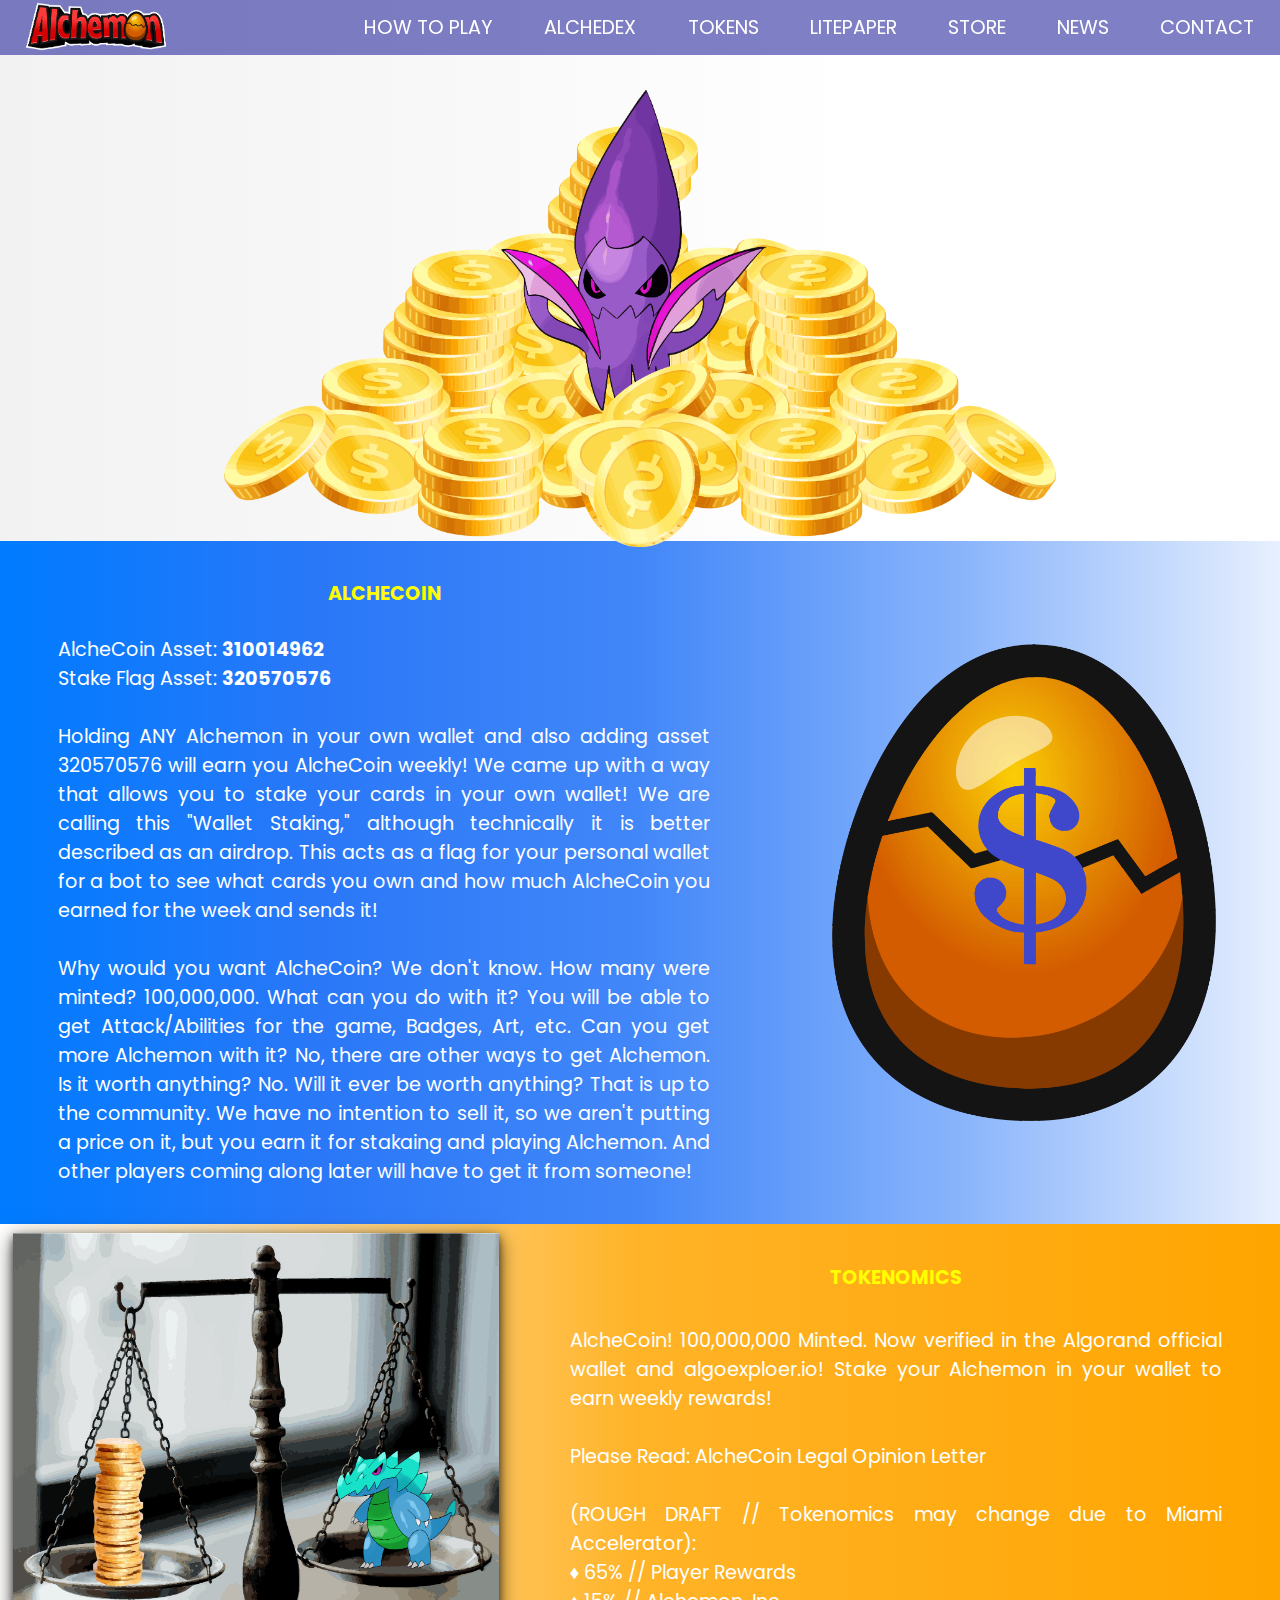
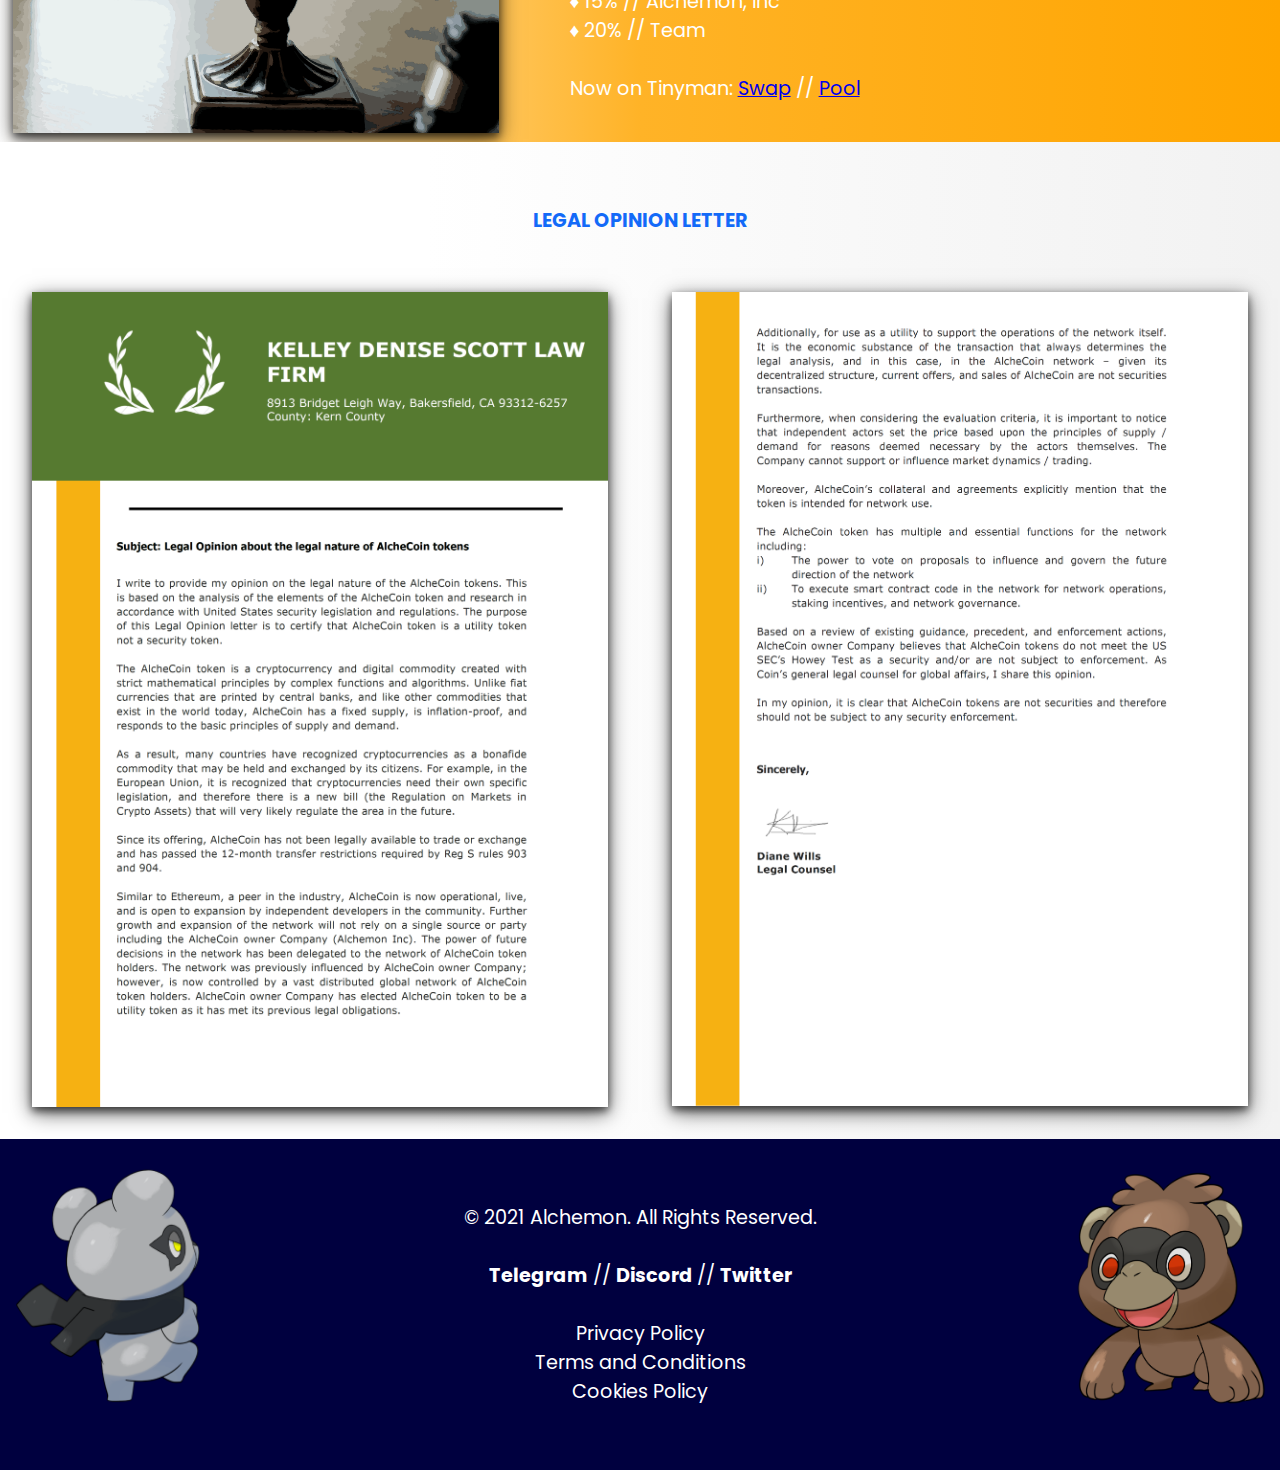
<file: Alchemon Website/tokens.html>
<!doctype html>

<html lang="en">
	<head onload="loadFunction()" style="margin:0;">
		<meta charset="utf-8">
		<meta name="viewport" content="width=device-width, initial-scale=1">

		<title>Tokens</title>
		<meta name="description" content="This is the website for Alchemon.">
		<meta name="author" content="Alchemon Inc">

		<meta property="og:title" content="The website for Alchemon.">
		<meta property="og:type" content="website">
		<meta property="og:url" content="https://alchemon.net/">
		<meta property="og:description" content="This is the website for Alchemon.">
		<meta property="og:image" content="images/alchemon_logo.png">

		<link rel="icon" href="images/egg.png">
		<link rel="stylesheet" href="css/style.css">
		<link rel="stylesheet" href="https://cdnjs.cloudflare.com/ajax/libs/font-awesome/4.7.0/css/font-awesome.min.css">
		<link rel="stylesheet" href="https://fonts.googleapis.com/css?family=Poppins">
	
		<script src="js/scripts.js"></script>
		<script src="https://ajax.googleapis.com/ajax/libs/jquery/3.5.1/jquery.min.js"></script>	
		<script src="https://code.jquery.com/jquery-3.6.0.js" integrity="sha256-H+K7U5CnXl1h5ywQfKtSj8PCmoN9aaq30gDh27Xc0jk=" crossorigin="anonymous"></script>
	
<!---LOADING PAGE--->
		<div id="loader_symbol" width="100%" ></div>
		<div id="loader_text">Alchemon loading!</div>
		<div id="loader_image"> <img src="images/egg.png" width="100%" alt="Alchemon Egg"></div>
	</head>

<!---BODY--->
	<body>

<!---NAVBAR--->
		<div class="topnav" id="myTopnav" onmouseover="navFunction()" onmouseout="navFunction()">
			<a href="javascript:void(0);" class="icon" >
				<i class="fa fa-bars"></i>
			</a>	
			<a href="#contact">CONTACT</a>
			<a href="news.html" target="_blank" >NEWS</a>
			<a href="https://www.randgallery.com/algo-collection/?address=ALCHY5SJXOXZXADZPD73KO6CYNZXDUWFYANTSXU6RIO3EZACIIXUCS3YDM" target="_blank">STORE</a>
			<a href="litepaper.html" target="_blank">LITEPAPER</a>
			<a href="tokens.html" target="_blank">TOKENS</a>
			<a href="alchedex.html" target="_blank">ALCHEDEX</a>
			<a href="how-to-play.html" target="_blank">HOW TO PLAY</a>
		</div>
		
<!---Navbar logo--->
		<div>
			<a href="index.html"><img class="sticky" src="images/alchemon_logo.png" alt="Alchemon logo"></a>
		</div>

<!---TOKENS--->
		<table>
			<colgroup>
				<col width="10%"><col width="10%">
				<col width="10%"><col width="10%">
				<col width="10%"><col width="10%">
				<col width="10%"><col width="10%">
				<col width="10%"><col width="10%">
			</colgroup>
			
				<td colspan=10 class="whiteGrayBackground_2">
					<img class="centerImage_4"src="images/token.png" alt="Token" width="65%" style="margin-top:7%">
				</td>
				
			<tr class="blueBackground_2">	
				<td colspan=6>
					<p class="yellowHeader" id="spreadText" style="margin-bottom:-1.5%;margin-top:5%;">ALCHECOIN</p>
					<p class="whiteText" id="marginFix_2">
						AlcheCoin Asset: <b>310014962</b><br>
						Stake Flag Asset: <b>320570576</b><br><br>
						Holding ANY Alchemon in your own wallet and also adding asset 320570576 will earn you AlcheCoin weekly! We came up with a way that allows you to stake your cards in your own wallet! We are calling this "Wallet Staking," although technically it is better described as an airdrop. This acts as a flag for your personal wallet for a bot to see what cards you own and how much AlcheCoin you earned for the week and sends it!<br><br>
						Why would you want AlcheCoin? We don't know. How many were minted? 100,000,000. What can you do with it? You will be able to get Attack/Abilities for the game, Badges, Art, etc. Can you get more Alchemon with it? No, there are other ways to get Alchemon. Is it worth anything? No. Will it ever be worth anything? That is up to the community. We have no intention to sell it, so we aren't putting a price on it, but you earn it for stakaing and playing Alchemon. And other players coming along later will have to get it from someone!
					</p>
				</td>
			
				<td colspan=4 style="vertical-align: middle;">
					<img class="centerImage" id="zoomIn_1" src="images/egg_token.png" width="75%" alt="Egg Token">
				</td>
			</tr>	
				<tr class="orangeBackground_5">
				
				<td colspan=4 style="vertical-align: middle;">
					<img style="box-shadow: 0 4px 8px 0 rgba(0, 0, 0, 0.6), 0 6px 20px 0 rgba(0, 0, 0, 0.6);" class="centerImage" src="images/tokenomics.png" width="95%" alt="Tokenomics">
				</td>
				<td colspan=6>
					<p class="yellowHeader" id="spreadText">TOKENOMICS</p>	
					<p class="whiteText" id="marginFix_2">
						AlcheCoin! 100,000,000 Minted. Now verified in the Algorand official wallet and algoexploer.io! Stake your Alchemon in your wallet to earn weekly rewards!<br><br>
						Please Read: AlcheCoin Legal Opinion Letter<br><br>
						(ROUGH DRAFT // Tokenomics may change due to Miami Accelerator):<br>
						&#9830; 65% // Player Rewards<br>
						&#9830; 15% // Alchemon, Inc<br>
						&#9830; 20% // Team<br><br>
						Now on Tinyman: <a href="https://app.tinyman.org/#/swap?asset_in=0&asset_out=310014962" target="blank" alt="Tinyman Swap"> Swap</a> // <a href="https://app.tinyman.org/#/pool/add-liquidity?asset_1=310014962&asset_2=0" target="blank" alt="Tinyman Pool">Pool</a>	
				
				</td>
				</tr>
				<tr>
					<td colspan=10 class="whiteGrayBackground_1">
						<p class="darkBlueHeader" id="spreadText">LEGAL OPINION LETTER</p>	
					</td>
				</tr>
				<tr class="whiteGrayBackground_1">
					<td colspan=5>
						<img class="centerImage_1"src="images/legal_opinion_1.png" alt="Legal Opinion Letter Page 1" width="90%" style="margin-top:10%; margin-bottom:5%; box-shadow: 0 4px 8px 0 rgba(0, 0, 0, 0.6), 0 6px 20px 0 rgba(0, 0, 0, 0.6);">
					</td>
					<td colspan=5>
						<img class="centerImage_1"src="images/legal_opinion_2.png" alt="Legal Opinion Letter Page 2" width="90%" style="margin-top:10%; box-shadow: 0 4px 8px 0 rgba(0, 0, 0, 0.6), 0 6px 20px 0 rgba(0, 0, 0, 0.6);">
					</td>

<!---FOOTER--->
			<tr>
				<td colspan=10 class="footer">
					<p id="marginFix_3" >© 2021 Alchemon. All Rights Reserved.<br><br><a class="footerLink" href="https://t.me/joinchat/WbyxkfAyJDZmMzE5" target="_blank">Telegram</a> // <a class="footerLink" href="https://discord.gg/qKtk4XGXyS" target="_blank">Discord </a>// <a class="footerLink" href="https://twitter.com/AlchemonNFT" target="_blank">Twitter</a><br><br><a class="footerLink" href="privacypolicy.html" target="_blank" style="font-weight: normal">Privacy Policy</a><br><a class="footerLink" href="termsandconditions.html" target="_blank" style="font-weight: normal">Terms and Conditions</a><br><a class="footerLink" href="cookiespolicy.html" target="_blank" style="font-weight: normal">Cookies Policy</a>
						<img class="footerImage1" src="images/backs/4_miya_back.png" width="15%" alt="Miya">
						<img id="contact" class="footerImage2" src="images/19_slug.png" width="15%" alt="Slug">
					</p>
				</td>
			</tr>		
	
	</body>
</html>
</file>
<file: Alchemon Website/css/style.css>
/*LOADING PAGE*/
/*Egg icon during loader*/
#loader_image {
	animation: fadeIn ease 1s;
	-webkit-animation: fadeIn ease 1s;
	position: relative;
	margin-left:40%;
	margin-right:40%;
	margin-top: 5%;
	animation-name: motion;
    animation-duration: 3s;
    animation-iteration-count: infinite;
}

/*Page loader spinner animation*/
#loader_symbol {
	width: 100px;
	height: 100px;
	border: 16px solid #FFA500;
	border-radius: 50%;
	border-top: 16px solid #136af8;
	-webkit-animation: spin 1s linear infinite;
	animation: spin 1s linear infinite;
	opacity: 0.75;
	position: relative;
	display: block;
	margin-top: 5%;
	margin-left: auto;
	margin-right: auto;
}

/*Loading text*/
#loader_text {
	animation: 1s shake infinite alternate;
	font-family: poppins;
	color: #007bff;
	font-weight: bold;
	text-align: center;
	position: relative;
}

/*Loading egg fade in*/
@keyframes fadeIn {
	0% {opacity:0;}
	100% {opacity:1;}
}
@-webkit-keyframes fadeIn {
	0% {opacity:0;}
	100% {opacity:1;}
}

/*Loading spinning wheel code*/
@-webkit-keyframes spin {
	0% { -webkit-transform: rotate(0deg); }
	100% { -webkit-transform: rotate(360deg); }
}
@keyframes spin {
	0% { transform: rotate(0deg); }
	100% { transform: rotate(360deg); }
}

/*Shaking text during page load*/
@keyframes shake {
	0% { transform: translate(1px, 1px) rotate(0deg); }
	10% { transform: translate(-1px, -2px) rotate(-1deg); }
	20% { transform: translate(-3px, 0px) rotate(1deg); }
	30% { transform: translate(3px, 2px) rotate(0deg); }
	40% { transform: translate(1px, -1px) rotate(1deg); }
	50% { transform: translate(-1px, 2px) rotate(-1deg); }
	60% { transform: translate(-3px, 1px) rotate(0deg); }
	70% { transform: translate(3px, 1px) rotate(-1deg); }
	80% { transform: translate(-1px, -1px) rotate(1deg); }
	90% { transform: translate(1px, 2px) rotate(0deg); }
	100% { transform: translate(1px, -2px) rotate(-1deg); }
}

/*Egg shaking during page load*/
@keyframes motion {
	0% { transform: translate(1px, 1px) rotate(0deg); }
	10% { transform: translate(-1px, -2px) rotate(-1deg); }
	20% { transform: translate(-3px, 0px) rotate(1deg); }
	30% { transform: translate(3px, 2px) rotate(0deg); }
	40% { transform: translate(1px, -1px) rotate(1deg); }
	50% { transform: translate(-1px, 2px) rotate(-1deg); }
	60% { transform: translate(-3px, 1px) rotate(0deg); }
	70% { transform: translate(3px, 1px) rotate(-1deg); }
	80% { transform: translate(-1px, -1px) rotate(1deg); }
	90% { transform: translate(1px, 2px) rotate(0deg); }
	100% { transform: translate(1px, -2px) rotate(-1deg); }
}

/*Proper navbar scrolling*/
html {
  scroll-padding-top: 6%; /*Height of sticky header */
  scroll-behavior: smooth;
  overflow-wrap: break-word;
}

/*BODY*/
body {
	font-family: poppins;
	margin: 0;
	opacity: 1;
	text-align: justify;
}

/*Responsive body text size*/
	@media (min-width: 1px) {
		body { font-size: 5vw; }}
	@media (min-width: 300px) {
		body { font-size: 4vw; }}
	@media (min-width: 350px) {
		body { font-size: 3.5vw; }}
	@media (min-width: 500px) {
		body { font-size: 3vw; }}
	@media (min-width: 650px) {
		body { font-size: 2.5vw; }}
	@media (min-width: 800px) {
		body { font-size: 2vw; }}
	@media (min-width: 1100px) {
		body { font-size: 1.5vw; }}
	@media (min-width: 1800px) {
		body { font-size: 1.25vw; }
}

/*NAVBAR*/
.topnav {
	overflow: hidden;
	background: rgba(0, 0, 140, 0.5);
	color:white;
	position: fixed;
	top: 0;
	width: 100%;
	z-index:19;
}
.topnav a {
	float: right;
	display: block;
	color: white;
	text-align: center;
	padding: 1% 2% 1% 2%;
	text-decoration: none;
}
.topnav a:hover {
	background-color: orange;
	color: #00006f;
	transition: 0.4s;
}

/*Responsive navbar*/
.topnav .icon {
  display: none;
}

@media screen and (max-width: 1100px) {
  .topnav a:not(:first-child) {display: none;}
  .topnav a.icon {
    float: right;
    display: block;
  }
}

@media screen and (max-width: 1100px) {
  .topnav.responsive {position: fixed;}
  .topnav.responsive .icon {
    position: fixed;
    right: 0;
    top: 0;
  }
  .topnav.responsive a {
    float: none;
    display: block;
    text-align: center;
  }
}

/*Logo on navbar*/
img.sticky {
	position: -webkit-fixed; /*Safari*/
	position: fixed;
	top: 0;
	z-index:20;
	width:11%;
	padding: .25% 2% 1% 2%;
}

/*BACKGROUND VIDEO*/
#backgroundSky {
	position: relative;
	margin: 0;
	z-index: 2;
	margin-bottom: -11%;
}

/*Top of hompage character animations*/
@keyframes grow_1 {
  0%   {transform: scale(2.0);}
  100% {transform: scale(1.0);}
}
@keyframes grow_2 {
  0%   {transform: scale(.001);}
  100% {transform: scale(1.0);}
}

/*Shockner*/
.schockner {
	z-index: 4;
	position: absolute;
	animation: grow_1 3s ease-in;
	margin-top:-52%;
	margin-left: 10%; 
}

/*Venetrix*/
.venetrix {
	z-index: 4;
	position: absolute;
	animation: grow_2 3s ease-in;
	margin-top:-50%;
	margin-left: 65%; 
}
/*Psychomenice*/
.psychomenice {
	z-index: 5;
	position: absolute;
	animation: grow_1 3s ease-in;
	margin-top:-40%;
	margin-left: 10%; 
}
/*Troctosaur*/
.troctosaur {
	z-index: 5;
	position: absolute;
	animation: grow_2 3s ease-in;
	margin-top:-40%;
	margin-left: 65%;
}
/*Troc*/
.troc {
	z-index: 7;
	position: absolute;
	animation: grow_1 3s ease-in;
	margin-top:-26%;
	margin-left: 10%; 
}
/*Igniter*/
.igniter {
	z-index: 6;
	position: absolute;
	animation: grow_2 3s ease-in;
	margin-top:-28%;
	margin-left: 65%;
}
/*LOGO*/
.logo {
	position: relative;
	z-index: 3;
	margin-top: -20%;
	margin-right: 37.5%;
	margin-left: 37.5%;
	animation: fadeIn ease 5s;
}
/*SONG*/
.playButton {
	position: absolute;
	margin-left: 42.7%;
	margin-top: -14%;
	width:15%;
	font-family: poppins;
	font-size: 2vw;
	text-align: center;
	background-color: orange;
	border: none;
	color: white;
	cursor: pointer;
	border-radius: 8px;
	z-index: 5;
	box-shadow: 0 4px 8px 0 rgba(0, 0, 0, 0.6), 0 6px 20px 0 rgba(0, 0, 0, 0.6);
}

/*HEADERS*/
.darkBlueHeader {
	font-weight: bold;
	color: #136af8;
	text-align: center;
}

.orangeHeader {
	font-weight: bold;
	color: orange;
	text-align: center;
}

.yellowHeader {
	font-weight: bold;
	color: yellow;
	text-align: center;
}
.redHeader {
	font-weight: bold;
	color: red;
	text-align: center;
}

.whiteHeader {
	font-weight: bold;
	color: white;
	text-align: center;
}

.grayHeader {
	font-weight: bold;
	color: #838383;
	text-align: center;
}

.linkHeader {
	font-weight: bold;
	text-align: center;
	color: #136af8;
	text-decoration: none;
}

/*TABLES*/

table {
	position: absolute;
	margin: 0;
	z-index: 9;
	background-color: white;
	border-collapse: collapse;
}


table td, table td * {
    vertical-align: top;
	margin-top: 5%;
	margin-bottom: -.5%;
	padding: 0;
}

/*Images inside table*/
.centerImage {
	display: block;
	margin: auto;
}

.centerImage_1 {
	display: block;
	margin-left: 5%;
	margin-right: 5%;
}

.centerImage_2 {
	display: block;
	margin-left: auto;
	margin-right: auto;
	margin-top:5%;
	margin-bottom:5%;
}

.centerImage_3 {
	position: relative;
	margin-right: 10%;
	margin-left: 10%;
}

.centerImage_4 {
	position: relative;
	margin-right: 17.5%;
	margin-left: 17.5%;
}
/*Text inside table*/
.darkGrayText_1 {
	font-weight: normal;
	color: #404040;
	margin-left: 4.5vw;
	margin-right: 4.5vw;
}

.darkGrayText_2 {
	font-weight: normal;
	color: #272727;
	margin-left: 4.5vw;
	margin-right: 4.5vw;
}

.whiteText {
	font-weight: normal;
	color: white;
	margin-left: 4.5vw;
	margin-right: 4.5vw;
}

#whiteText_1 {
	font-weight: normal;
	color: white;
	margin: 5%;
}

/*BACKGROUNDS*/ 
.whiteGrayBackground_1 {
	background-color: white;
    background-image: linear-gradient(to left, #F2F2F2, #F8F8F8, #FFFFFF, #FFFFFF);
}
.whiteGrayBackground_2 {
	background-color: white;
    background-image: linear-gradient(to right, #F2F2F2, #F8F8F8, #FFFFFF, #FFFFFF);
}
.whiteGrayBackground_3 {
	background-color: white;
    background-image: linear-gradient(to left, #D8D8D8, #DEDEDE, #E5E5E5, #EBEBEB, #F2F2F2, #F8F8F8, #FFFFFF);
}
.whiteGrayBackground_4 {
	background-color: white;
    background-image: linear-gradient(to right, #fbfbfb, #ffffff);
}
.whiteGrayBackground_5 {
	background-color: white;
    background-image: linear-gradient(to right, #D8D8D8, #DEDEDE, #E5E5E5, #EBEBEB, #F2F2F2, #F8F8F8, #FFFFFF);
}

.blueBackground_1 {
	background-color: #007bff;
    background-image: linear-gradient(to left, #007bff, #2A78F8, #4287F9, #89B4FB, #E7F0FE);
}

.blueBackground_2 {
	background-color: #007bff;
    background-image: linear-gradient(to right, #007bff, #2A78F8, #4287F9, #89B4FB, #E7F0FE);
}
.blueBackground_3 {
	background-color: #007bff;
    background-image: linear-gradient(to left, #007bff, #2A78F8, #4287F9, #89B4FB);
}
.blueBackground_4 {
	background-color: #007bff;
    background-image: linear-gradient(to right, #007bff, #2A78F8, #4287F9, #89B4FB);
}

.blueBackground_5 {
	background-color: #007bff;
    background-image: linear-gradient(to right, #007bff, #00bbff, #8ad1ff);
}

.redBackground_1 {
	background-color: #007bff;
    background-image: linear-gradient(to left, #ff0000, #e50000);
}

.redBackground_2 {
	background-color: #007bff;
    background-image: linear-gradient(to right, #ff0000, #e50000);
}

.orangeBackground_1 {
	background-color: orange;
    background-image: linear-gradient(to left, #ffa500, #ffb327);
}

.orangeBackground_2 {
	background-color: orange;
    background-image: linear-gradient(to right, #ffa500, #ffb327);
}

.orangeBackground_3 {
	background-color: orange;
	border: 2px solid white;
}

.orangeBackground_4 {
	background-color: orange;
    background-image: linear-gradient(to right, #ffa500, #ffb327,#ffffff);
}

.orangeBackground_5 {
	background-color: orange;
    background-image: linear-gradient(to left, #ffa500, #ffb327,#ffffff);
}




.blackBackground {
	background-color: black;
}

.whiteBackground {
	background-color: white;
}

.whiteBackground1 {
	background-color: white;
	box-shadow: 0 4px 8px 0 rgba(0, 0, 0, 0.6), 0 6px 20px 0 rgba(0, 0, 0, 0.6);
}


/*EVOLUTIONS POSTER*/
.evolutionPoster {
	display: block;
	margin-left: 5%;
	margin-right: 5%;
}

/*Corrects margins for proper display*/ 
.marginFix_1 {
	margin-bottom:5%;
}

#marginFix_2 {
	margin-bottom:5%;
}
#marginFix_3 {
	margin: 5%;
}
#marginFix_4 {
	margin: 10%;
	color: white;
}

/*TEXT EFFECT*/
#spreadText:hover {
	letter-spacing: .5vw;
	transition: letter-spacing 1s;
}

/*HOVER EFFECTS*/
#zoomIn_1:hover {
  transition: transform 1s;
  -ms-transform: scale(1.1);
  -webkit-transform: scale(1.1);
  transform: scale(1.1); 
}
#zoomIn_2:hover {
  transition: transform 1s;
  -ms-transform: scale(1.11);
  box-shadow: 0 4px 8px 0 rgba(0, 0, 0, 0.6), 0 6px 20px 0 rgba(0, 0, 0, 0.6);
  -webkit-transform: scale(1.11);
  transform: scale(1.11); 
  transition-delay:1.5s;
}

/*Animations for hunting section*/
#huntingAnimation_1 {
	vertical-align: middle;
	position: relative; 
	margin-top: 4%;
	margin-bottom: -3%;
	animation-name: move7;
	animation-duration: 10s;
	animation-iteration-count:infinite;
}

@keyframes move7 {
	0%   {left:75%; top:0;opacity:0;}
	10%  {left:55%; top:0;opacity:1;}
	20%  {left:35%; top:0;}
	30%  {left:15%; top:0;}	
	40%  {left:-5%; top:0;}
	50%  {left:-25%; top:0;opacity:1;}
	100% {left:-50%; top:0;opacity:0;}
}

#huntingAnimation_2 {
	position: relative;
	margin-top: 4%;
	margin-bottom:-5%;
	animation-name: move8;
	animation-duration: 10s;
	animation-iteration-count:infinite;
}

@keyframes move8 {
	0%	 {left:-47%; top:0%; opacity:0;}
	40%	 {left: -47%; top:0%;opacity:1;}	
	50%	 {left: -47%; top:0%;opacity:1;}
	60%	 {left:-27%; top:0%;opacity:1;}
	70%	 {left:-7%; top:0%;opacity:1;}
	80%	 {left:13%; top:0%; opacity:1;}
	90%	 {left:33%; top:0%; opacity:1;}
	100% {left:53%; top:0%;opacity:0;}
}

@keyframes fadeOut {
	0% 
	100% {}
}
@-webkit-keyframes fadeOut {
	0% {opacity:1;}
	100% {opacity:0;}
}

/*Buttons*/
.linkButton {
	margin-left: 20%;
	margin-right: 20%;
	width:60%;
	font-family: poppins;
	font-size: 2vw;
	text-align: center;
	background-color: orange;
	border: none;
	color: white;
	cursor: pointer;
	border-radius: 8px;
	box-shadow: 0 4px 8px 0 rgba(0, 0, 0, 0.6), 0 6px 20px 0 rgba(0, 0, 0, 0.6);
}

.linkButton:hover {
	background-color: red;
	transition: 0.4s;
}

.linkButton:active {
  transform: translateY(4px);
}

.submitButton {
	width:20%;
	font-family: poppins;
	font-size: 2vw;
	text-align: center;
	background-color: orange;
	border: none;
	color: white;
	cursor: pointer;
	border-radius: 8px;
	box-shadow: 0 4px 8px 0 rgba(0, 0, 0, 0.6), 0 6px 20px 0 rgba(0, 0, 0, 0.6);
}

.submitButton:hover {
	background-color: red;
	transition: 0.4s;
}

.submitButton:active {
  transform: translateY(4px);
}

/*Breathe animation*/
@keyframes breathe {
  0%   {transform: scale(0.9);}
  50% {transform: scale(1.0);}
  100% {transform: scale(0.9);}
}

#breatheAnimation {
	animation-name: breathe;
	animation-duration: 1s;
	animation-iteration-count:infinite;
}
/*News animation*/
@keyframes move9 {
	0%   {left:65%; top:0;opacity:0;}
	10%  {left:55%; top:0;opacity:1;}
	100% {left:-35%; top:0;}
}

#moveAnimation_1 {
	vertical-align: middle;
	position: relative;
	animation-name: move9;
	animation-duration: 10s;
	animation-iteration-count:infinite;
}

/*Wallet display*/
.wallet {
	margin-top: -1%;
	margin-left: 35%;
}	
.wallet_1 {
	margin-top: 0%;
	margin-left: 25%;
}	
.wallet_2 {
	margin-top: -2%;
	margin-bottom: -1%;
	margin-left: 35%;
}	


/*FOOTER*/
.footer {
	background-color: #00003f;
	overflow: hidden;
	color:white;
	width: 100%;
	z-index:10;
	text-align: center;
	text-decoration: none;
}

.footerLink {
	text-decoration: none;
	color: white;
	font-weight: bold;
}

.footerImage1 {
	position: absolute;
	bottom: 0;
	left:0;
	margin-bottom:5%;
	margin-left:1%;
}


.footerImage2 {
	position: absolute;
	bottom: 0;
	right:0;
	margin-bottom:5%;
	margin-right:1%;
	}

@keyframes fadeInOut {
	0% {opacity:0;}
	50% {opacity:1;} 
	100% {opacity:0;}
}

.blueLinks {
	text-decoration: none;
	color: #136af8;
}

.craftImg {
	position: relative;
	margin-left: 10%;
	padding-bottom:5%
	
}
.tradeImg {
	position: relative;
	margin-left: 50%;
	padding-bottom:5%
}


@keyframes spin_1 {
	0% { transform: rotate(360deg); }
	100% { transform: rotate(0deg); }
}

#trainingAnimation_1 {
	position: relative; 
	animation-name: spin;
	animation-duration: 10s;
	animation-iteration-count:infinite;
}

#trainingAnimation_2 {
	position: relative; 
	animation-name: spin_1;
	animation-duration: 10s;
	animation-iteration-count:infinite;
}

/*Video on instructions page*/
.container {
  position: relative;
  width: 100%;
  overflow: hidden;
  padding-top: 56.25%; /* 16:9 Aspect Ratio */
}

.responsive-iframe {
  position: absolute;
  margin-right: 17.5%;
  margin-left: 17.5%;
  top: 0;
  left: 0;
  bottom: 0;
  right: 0;
  width: 65%;
  height: 65%;
  border: none;
}

/*Lists*/

ul {
	margin-left: 5%;
	margin-right: 5;
}

ol {
	margin-left: 5%;
	margin-right: 5;
}

/***** Contact Form Styling *****/
/* Button used to open the contact form - fixed at the bottom of the page */
.Pop_Up_Button {
    position: fixed; /* The element is positioned relative to the viewport and stays in the same location no matter what */
    bottom: 0; /* Positions the button slightly up from the bottom of the viewport */
    right: 0; /* Positions the viewport slightly right from the side of the viewport */
    width: 25vw; /* Sets the width relative to the viewport width */
    background-color: orange; /* Sets the background color of the button to white */
    color: #000080; /* Sets the color of the button text to black */
    border: solid #000080; /* This makes a solid black border around the button */
    cursor: pointer; /* This changes the cursor when hovered over the button to a pointer */
    -webkit-animation: movePopup 5s; /* Animation for 5 seconds for Safari 4.0-8.0 */
    animation: movePopup 5s; /* Animation set for 5 seconds */
	z-index:11;
	border-radius: 25px;
	box-shadow: 0 4px 8px 0 rgba(0, 0, 0, 0.6), 0 6px 20px 0 rgba(0, 0, 0, 0.6);
}


/* Styling for the contact form */
.form-popup {
    border: 3px solid #f0f1f0; /* Creates a solid light gray border around the contact form */
    z-index: 8; /* This z-index ensures the contact form shows above all other elements on the page */
    display: none; /* Set the display to none, we will use JavaScript to show the contact form */
    position: fixed; /* The form stays in the same location no matter what */
    bottom: .5vw; /* Slightly up from the bottom of the viewport */
    right: .5vw; /* Slightly in from the right side of the viewport */
	z-index:11;
	width:50%;
	text-align: left;
}

/* Form styling */
.form-container {
    max-width: 60vw; /* Relative sizing of the form container - 49% of the viewport width */
    padding: 1vw; /* Adds padding between the form-popup and the form-container */
    background-color: #f9f9f9; 
	z-index:11;
}

@media only screen and (max-width: 600px) {
  .form-popup {
	  width:90%;
	  font-size: 3vw;
	  text-align: left;
  }
}

@media only screen and (max-width: 600px) {
  .Pop_Up_Button {
	  width:50%;
	  font-size: 3vw;
  }
}

@media only screen and (max-width: 600px) {
  .btn {
	  font-size:3vw;
  }
}

/* Input fields */
.form-container input[type=text] {
    width: 100%; /* The input boxes completely fill the width of the form-container */
    padding: .93vw; /* Adds padding to the input boxes */
    margin: .6vw 0 .6vw 0; /* Adds space between the input boxes and the labels */
    border: none; /* Removes the border from the input boxes */
    background: white; /* Sets the background color of the input boxes */
    font-size: 1.5vw; /* Relative font sizing based on the width of the viewport */
}

/* General styling for all buttons */
button {
    letter-spacing: .3vw; /* Adds slight spacing between the letters */
    font-size: 1.5vw; /* Relative sizing of text */
    font-weight: bold; 
    padding: 1.5vw; /* Adds padding to the text in the button */
    cursor: pointer; /* Changes the cursor to pointer over button elements */
    width: 100%; /* Sets the width of the buttons to 100% of their containers */
    height: auto; /* Allows the height to be resized depending on the content showing */
	font-family: poppins;
}

/* Hover effect for contact and submit buttons */
button:hover, .form-container .btn:hover {
    color: orange; /* This makes the text in the buttons white when hovered over */
    background-color: #000080; /* The background of the button changes to black when hovered over */
    transition-duration: 1s; /* This makes the transition last 1 second */
    -webkit-transition-duration: 1s; /* For Safari 4.0-8.0 */
    border-color: orange; /* The border turns silver when the button is hovered over */
}

/* Styling for close button on hover */
.form-container .cancel:hover {
    color: white;
    background-color: darkred;
    transition-duration: 1s;
    -webkit-transition-duration: 1s;
    border-color: black;
}

input[type=text], select {
  width: 94%;
  display: inline-block;
  height: auto;
  font-size: 1.5vw;
  border: 2px solid #ccc;
  padding:2%;
  font-weight: bold;
  margin: 1%;
}

#submitButton1 {
	background-color: orange;
	border: none;
	color: white;
	cursor: pointer;
	border: 3px solid white;
}

#submitButton1:hover {
	background-color: green;
	transition: 0.4s;
}

#submitButton1:active {
	transform: translateY(4px);
}

#closeButton {
	background-color: red;
	border: none;
	color: white;
	cursor: pointer;
	border: 3px solid white;
}

#closeButton:hover {
	background-color: #8b0000;
	transition: 0.4s;
}

#closeButton:active {
	transform: translateY(4px);
}

/***** End of Contact Form Styling *****/
</file>
